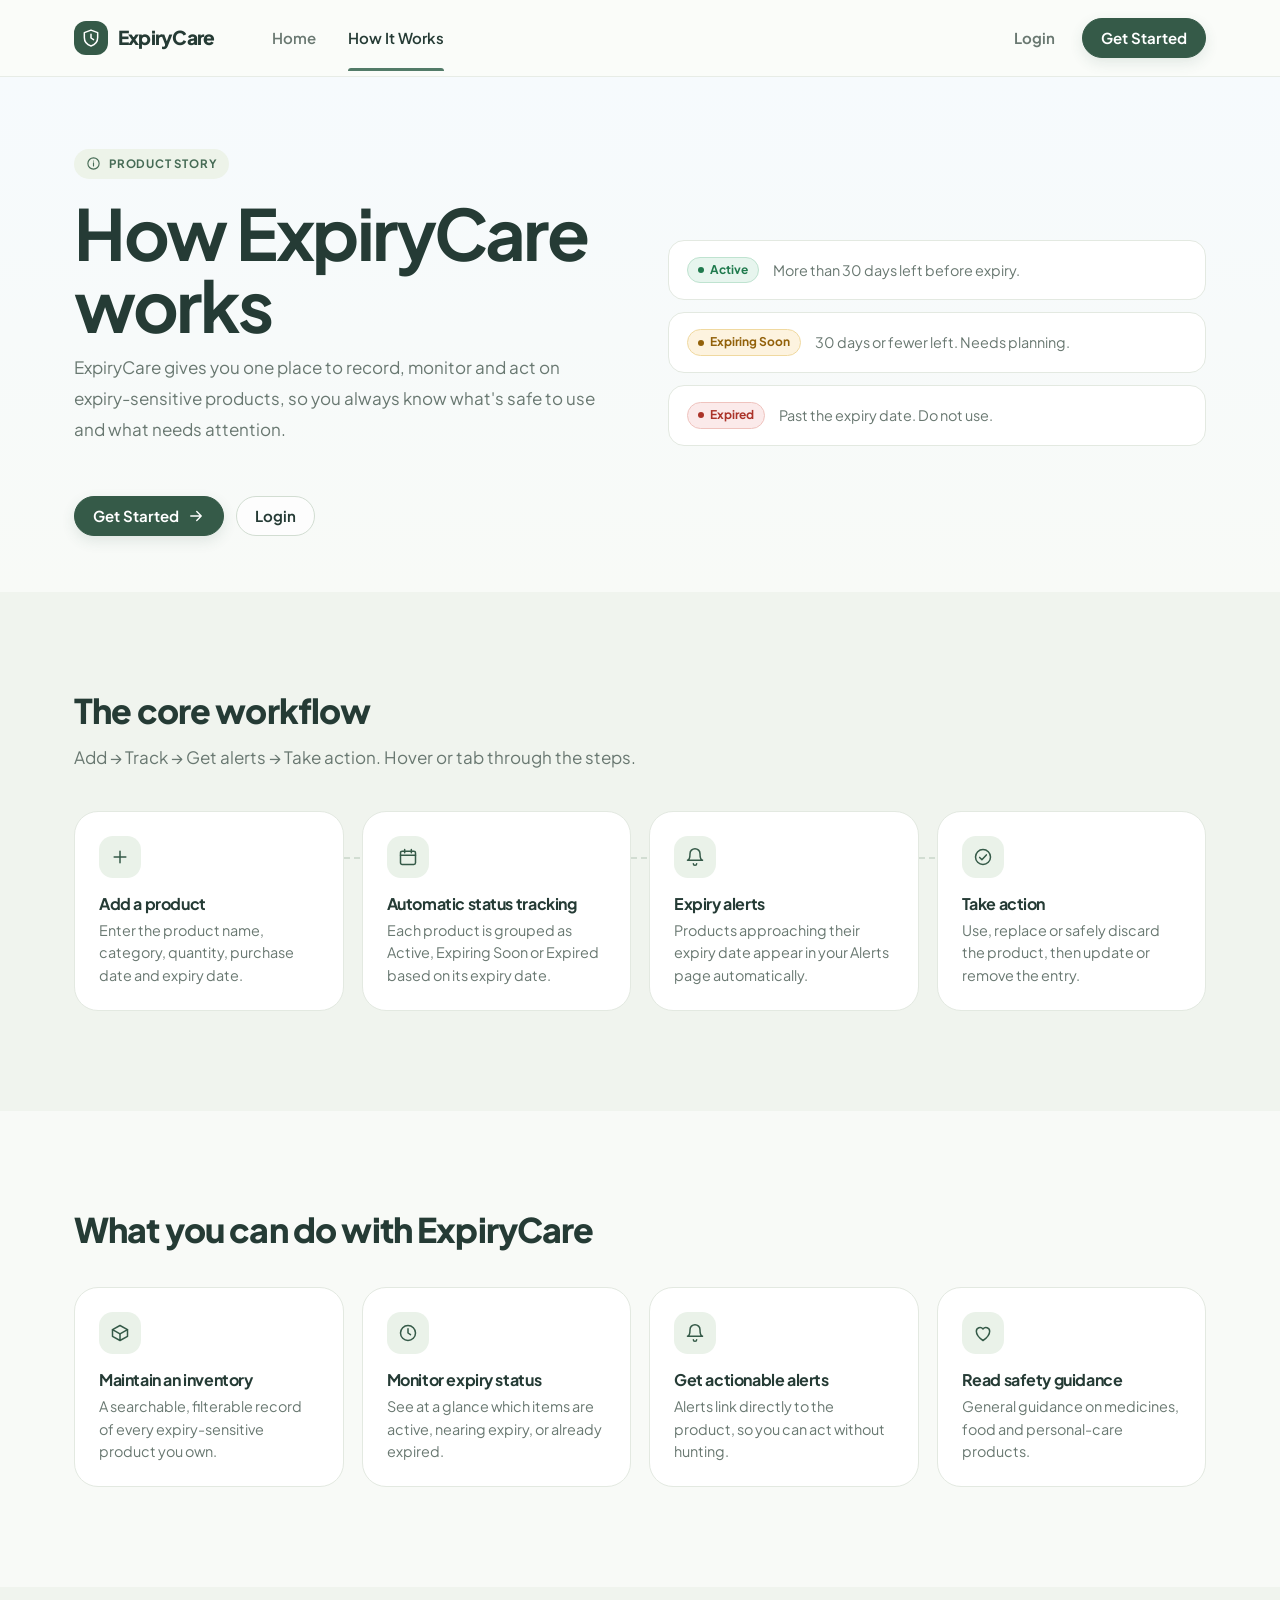
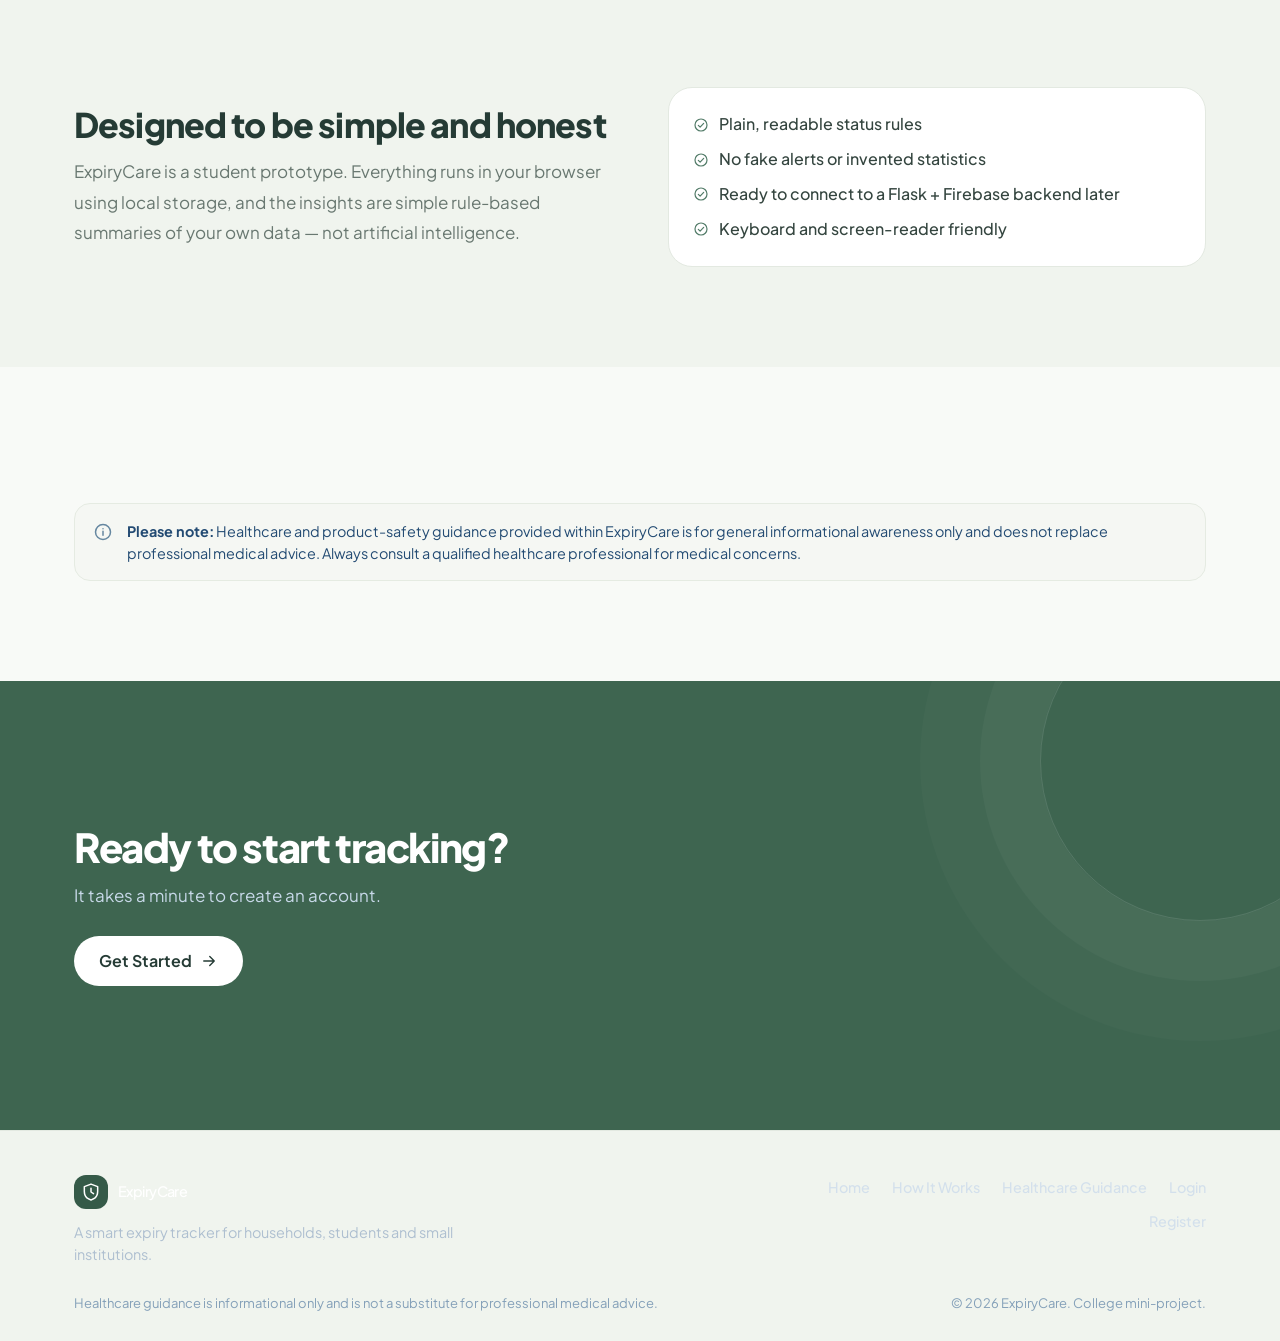
<file: frontend/about.html>
<!DOCTYPE html>
<html lang="en">
<head>
  <meta charset="UTF-8">
  <meta name="viewport" content="width=device-width, initial-scale=1.0">
  <title>How ExpiryCare Works — ExpiryCare</title>
  <meta name="description" content="ExpiryCare — smart expiry tracker and healthcare guidance.">
  <meta name="theme-color" content="#0f2740">
  <link rel="preconnect" href="https://fonts.googleapis.com">
  <link rel="preconnect" href="https://fonts.gstatic.com" crossorigin>
  <link rel="stylesheet" href="https://fonts.googleapis.com/css2?family=Plus+Jakarta+Sans:wght@400;500;600;700;800&display=swap">
  <link rel="stylesheet" href="css/styles.css">
  <script src="js/app.js" defer></script>
</head>
<body id="page-about">
  <a class="skip-link" href="#main-content">Skip to main content</a>
  <header class="site-header" id="site-header">
    <div class="header-inner">
      <a href="index.html" class="brand" aria-label="ExpiryCare home"><span class="brand-mark"><svg class="i" aria-hidden="true" focusable="false"><use href="#i-logo"/></svg></span><span class="brand-name">ExpiryCare</span></a>
      <button type="button" class="nav-toggle" id="nav-toggle" aria-expanded="false" aria-controls="nav-panel" aria-label="Open menu"><svg class="i i-menu" aria-hidden="true" focusable="false"><use href="#i-menu"/></svg><svg class="i i-close" aria-hidden="true" focusable="false"><use href="#i-x"/></svg></button>
      <div class="nav-panel" id="nav-panel">
        <nav class="public-nav" aria-label="Primary">
          <ul class="nav-list">
            <li><a href="index.html">Home</a></li>
            <li><a href="about.html" aria-current="page">How It Works</a></li>
          </ul>
        </nav>
        <div class="auth-actions" aria-label="Account actions"><a href="login.html" class="btn btn-text">Login</a><a href="register.html" class="btn btn-primary">Get Started</a></div>
      </div>
    </div>
  </header>

  <main id="main-content">
    <section class="page-intro about-hero" aria-labelledby="about-heading">
      <div class="section-inner split">
        <div class="split-copy">
          <p class="eyebrow"><svg class="i" aria-hidden="true" focusable="false"><use href="#i-info"/></svg> Product story</p>
          <h1 id="about-heading">How ExpiryCare works</h1>
          <p class="section-lead">ExpiryCare gives you one place to record, monitor and act on expiry-sensitive products, so you always know what's safe to use and what needs attention.</p>
          <div class="hero-actions"><a href="register.html" class="btn btn-primary">Get Started <svg class="i" aria-hidden="true" focusable="false"><use href="#i-arrow"/></svg></a><a href="login.html" class="btn btn-secondary">Login</a></div>
        </div>
        <ul class="status-legend" aria-label="How statuses are decided">
          <li><span class="status-badge status-badge-active">Active</span><p>More than 30 days left before expiry.</p></li>
          <li><span class="status-badge status-badge-expiring">Expiring Soon</span><p>30 days or fewer left. Needs planning.</p></li>
          <li><span class="status-badge status-badge-expired">Expired</span><p>Past the expiry date. Do not use.</p></li>
        </ul>
      </div>
    </section>
    <section class="band band-tint" aria-labelledby="steps-heading">
      <div class="section-inner">
        <div class="section-head"><h2 id="steps-heading">The core workflow</h2><p class="section-lead">Add → Track → Get alerts → Take action. Hover or tab through the steps.</p></div>
        <ol class="flow about-flow"><li class="about-step" tabindex="0" data-step="0"><span class="tile"><svg class="i" aria-hidden="true" focusable="false"><use href="#i-plus"/></svg></span><h3>Add a product</h3><p>Enter the product name, category, quantity, purchase date and expiry date.</p></li>
<li class="about-step" tabindex="0" data-step="1"><span class="tile"><svg class="i" aria-hidden="true" focusable="false"><use href="#i-calendar"/></svg></span><h3>Automatic status tracking</h3><p>Each product is grouped as Active, Expiring Soon or Expired based on its expiry date.</p></li>
<li class="about-step" tabindex="0" data-step="2"><span class="tile"><svg class="i" aria-hidden="true" focusable="false"><use href="#i-bell"/></svg></span><h3>Expiry alerts</h3><p>Products approaching their expiry date appear in your Alerts page automatically.</p></li>
<li class="about-step" tabindex="0" data-step="3"><span class="tile"><svg class="i" aria-hidden="true" focusable="false"><use href="#i-check"/></svg></span><h3>Take action</h3><p>Use, replace or safely discard the product, then update or remove the entry.</p></li>
</ol>
      </div>
    </section>
    <section class="band" aria-labelledby="what-heading">
      <div class="section-inner">
        <div class="section-head"><h2 id="what-heading">What you can do with ExpiryCare</h2></div>
        <div class="benefits-grid"><article class="benefit-card reveal-item"><span class="tile"><svg class="i" aria-hidden="true" focusable="false"><use href="#i-box"/></svg></span><h3>Maintain an inventory</h3><p>A searchable, filterable record of every expiry-sensitive product you own.</p></article><article class="benefit-card reveal-item"><span class="tile"><svg class="i" aria-hidden="true" focusable="false"><use href="#i-clock"/></svg></span><h3>Monitor expiry status</h3><p>See at a glance which items are active, nearing expiry, or already expired.</p></article><article class="benefit-card reveal-item"><span class="tile"><svg class="i" aria-hidden="true" focusable="false"><use href="#i-bell"/></svg></span><h3>Get actionable alerts</h3><p>Alerts link directly to the product, so you can act without hunting.</p></article><article class="benefit-card reveal-item"><span class="tile"><svg class="i" aria-hidden="true" focusable="false"><use href="#i-heart"/></svg></span><h3>Read safety guidance</h3><p>General guidance on medicines, food and personal-care products.</p></article></div>
      </div>
    </section>
    <section class="band band-tint" aria-labelledby="philo-heading">
      <div class="section-inner split">
        <div class="split-copy"><h2 id="philo-heading">Designed to be simple and honest</h2>
        <p class="section-lead">ExpiryCare is a student prototype. Everything runs in your browser using local storage, and the insights are simple rule-based summaries of your own data — not artificial intelligence.</p></div>
        <ul class="tick-list tick-card">
          <li><svg class="i i-sm" aria-hidden="true" focusable="false"><use href="#i-check"/></svg> Plain, readable status rules</li>
          <li><svg class="i i-sm" aria-hidden="true" focusable="false"><use href="#i-check"/></svg> No fake alerts or invented statistics</li>
          <li><svg class="i i-sm" aria-hidden="true" focusable="false"><use href="#i-check"/></svg> Ready to connect to a Flask + Firebase backend later</li>
          <li><svg class="i i-sm" aria-hidden="true" focusable="false"><use href="#i-check"/></svg> Keyboard and screen-reader friendly</li>
        </ul>
      </div>
    </section>
    <section class="band"><div class="section-inner"><div class="disclaimer-note"><div class="section-inner"><svg class="i" aria-hidden="true" focusable="false"><use href="#i-info"/></svg><p><strong>Please note:</strong> Healthcare and product-safety guidance provided within ExpiryCare is for general informational awareness only and does not replace professional medical advice. Always consult a qualified healthcare professional for medical concerns.</p></div></div></div></section>
    <section class="cta-band" aria-labelledby="cta-heading"><div class="cta-inner reveal-item"><h2 id="cta-heading">Ready to start tracking?</h2><p>It takes a minute to create an account.</p><div class="hero-actions"><a href="register.html" class="btn btn-light btn-large">Get Started <svg class="i" aria-hidden="true" focusable="false"><use href="#i-arrow"/></svg></a></div></div></section>
  </main>
  <footer class="site-footer">
    <div class="footer-inner">
      <div class="footer-brand">
        <a href="index.html" class="brand" aria-label="ExpiryCare home"><span class="brand-mark"><svg class="i" aria-hidden="true" focusable="false"><use href="#i-logo"/></svg></span><span class="brand-name">ExpiryCare</span></a>
        <p class="footer-purpose">A smart expiry tracker for households, students and small institutions.</p>
      </div>
      <nav class="footer-nav" aria-label="Footer">
        <ul>
          <li><a href="index.html">Home</a></li>
          <li><a href="about.html">How It Works</a></li>
          <li><a href="healthcare-guidance.html">Healthcare Guidance</a></li>
          <li><a href="login.html">Login</a></li>
          <li><a href="register.html">Register</a></li>
        </ul>
      </nav>
      <p class="footer-disclaimer">Healthcare guidance is informational only and is not a substitute for professional medical advice.</p>
      <p class="footer-copyright">&copy; 2026 ExpiryCare. College mini-project.</p>
    </div>
  </footer>
</body>
</html>
</file>
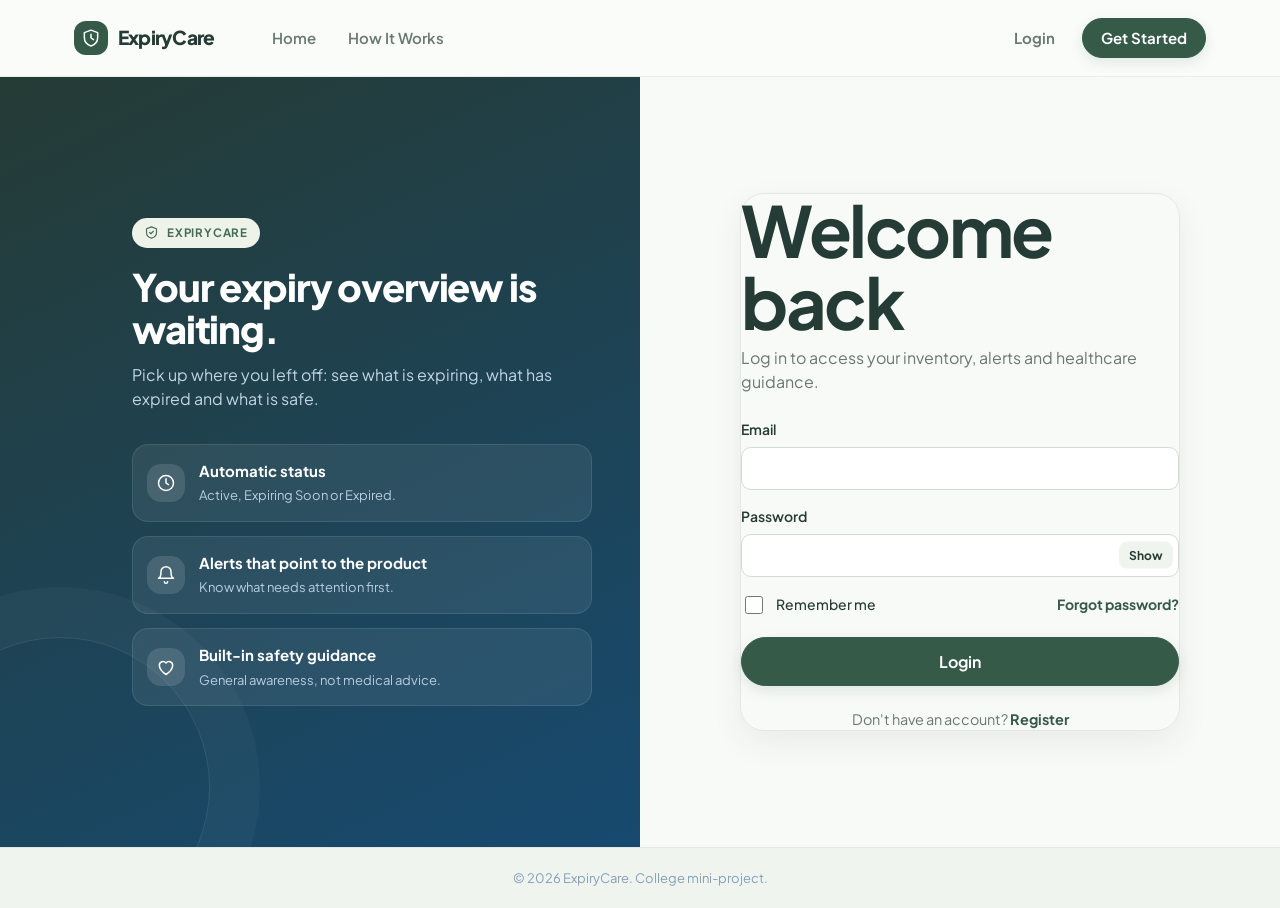
<file: frontend/add-product.html>
<!DOCTYPE html>
<html lang="en">
<head>
  <meta charset="UTF-8">
  <meta name="viewport" content="width=device-width, initial-scale=1.0">
  <title>Add Product — ExpiryCare</title>
  <meta name="description" content="ExpiryCare — smart expiry tracker and healthcare guidance.">
  <meta name="theme-color" content="#0f2740">
  <link rel="preconnect" href="https://fonts.googleapis.com">
  <link rel="preconnect" href="https://fonts.gstatic.com" crossorigin>
  <link rel="stylesheet" href="https://fonts.googleapis.com/css2?family=Plus+Jakarta+Sans:wght@400;500;600;700;800&display=swap">
  <link rel="stylesheet" href="css/styles.css">
  <script src="js/app.js" defer></script>
</head>
<body id="page-add-product" class="app-body">
  <a class="skip-link" href="#main-content">Skip to main content</a>
  <header class="app-header">
    <div class="app-header-inner">
      <a href="dashboard.html" class="brand" aria-label="ExpiryCare home"><span class="brand-mark"><svg class="i" aria-hidden="true" focusable="false"><use href="#i-logo"/></svg></span><span class="brand-name">ExpiryCare</span></a>
      <button type="button" class="nav-toggle" id="nav-toggle" aria-expanded="false" aria-controls="nav-panel" aria-label="Open menu"><svg class="i i-menu" aria-hidden="true" focusable="false"><use href="#i-menu"/></svg><svg class="i i-close" aria-hidden="true" focusable="false"><use href="#i-x"/></svg></button>
      <div class="nav-panel" id="nav-panel">
        <nav class="app-nav" aria-label="Primary">
          <ul class="nav-list">
          <li><a href="dashboard.html"><svg class="i" aria-hidden="true" focusable="false"><use href="#i-grid"/></svg><span>Dashboard</span></a></li>
          <li><a href="retail-intelligence.html"><span>Retail Intelligence</span></a></li>
          <li><a href="inventory.html"><svg class="i" aria-hidden="true" focusable="false"><use href="#i-box"/></svg><span>Inventory</span></a></li>
          <li><a href="add-product.html" aria-current="page"><svg class="i" aria-hidden="true" focusable="false"><use href="#i-plus"/></svg><span>Add Product</span></a></li>
          <li><a href="alerts.html"><svg class="i" aria-hidden="true" focusable="false"><use href="#i-bell"/></svg><span>Alerts</span></a></li>
          <li><a href="healthcare-guidance.html"><svg class="i" aria-hidden="true" focusable="false"><use href="#i-heart"/></svg><span>Guidance</span></a></li>
          </ul>
        </nav>
        <div class="user-menu" aria-label="Account">
          <a href="profile.html" class="user-menu-link">
            <span class="user-avatar" aria-hidden="true"></span>
            <span class="user-name" id="current-user-name">Your Profile</span>
          </a>
          <a href="index.html" class="btn btn-text logout-link"><svg class="i" aria-hidden="true" focusable="false"><use href="#i-logout"/></svg><span>Logout</span></a>
        </div>
      </div>
    </div>
  </header>

  <main id="main-content" class="app-main">
    <section class="page-heading-row" aria-labelledby="add-product-heading"><div><h1 id="add-product-heading">Add Product</h1><p class="page-subtext">Record a new expiry-sensitive product to start tracking it.</p></div></section>
    <section class="form-section form-layout">
      <section class="form-group smart-scan-panel" aria-labelledby="scanner-heading">
        <legend id="scanner-heading">Identify a product</legend>
        <p class="field-hint">Scan a supported food barcode, upload a product/label photo, or continue with the details you know. Scanning never verifies product safety.</p>
        <div class="form-actions"><button type="button" class="btn btn-secondary" id="start-barcode-scan">Use camera to scan barcode</button><button type="button" class="btn btn-secondary" id="stop-barcode-scan" disabled>Stop camera</button></div>
        <video id="barcode-video" class="scanner-video" playsinline muted hidden aria-label="Live barcode camera"></video>
        <label for="barcode-manual">Barcode number</label><div class="form-actions"><input id="barcode-manual" type="text" inputmode="numeric" autocomplete="off" placeholder="Enter barcode if needed"><button type="button" class="btn btn-secondary" id="lookup-barcode">Look up</button></div>
        <label for="label-image">Product or label photograph</label><input type="file" id="label-image" accept="image/*" capture="environment"><img id="label-preview" class="label-preview" alt="Selected product label preview" hidden>
        <button type="button" class="btn btn-secondary" id="analyze-label">Analyze label (backend required)</button>
        <p id="scanner-message" class="field-hint" role="status" aria-live="polite">Barcode lookup uses Open Food Facts. Label images are sent to Flask for local OCR; verify every extracted field manually.</p>
      </section>
      <form id="add-product-form" class="product-form" action="#" method="post" novalidate>
        <div id="add-product-form-error" class="form-error-summary" role="alert" aria-live="assertive" hidden></div>
        <fieldset class="form-group"><legend><svg class="i i-sm" aria-hidden="true" focusable="false"><use href="#i-box"/></svg> Product Information</legend>
          <div class="form-grid-2">
            <div class="form-field span-2"><label for="product-name">Product Name</label><input type="text" id="product-name" name="product_name" placeholder="e.g. Paracetamol 500mg" aria-describedby="product-name-error"><span id="product-name-error" class="field-error" aria-live="polite"></span></div>
            <div class="form-field"><label for="product-category">Category</label>
              <select id="product-category" name="category" aria-describedby="product-category-error"><option value="" selected disabled>Select a category</option><option value="grocery">Grocery</option><option value="medicine">Medicine</option><option value="personal-care">Personal Care</option><option value="other">Other</option></select><span id="product-category-error" class="field-error" aria-live="polite"></span></div>
            <div class="form-field"><label for="product-quantity">Quantity</label><input type="number" id="product-quantity" name="quantity" min="1" step="1" required aria-describedby="product-quantity-error"><span id="product-quantity-error" class="field-error" aria-live="polite"></span></div>
          </div>
        </fieldset>
        <fieldset class="form-group"><legend><svg class="i i-sm" aria-hidden="true" focusable="false"><use href="#i-calendar"/></svg> Dates &amp; Expiry</legend>
          <div class="form-grid-2">
            <div class="form-field"><label for="purchase-date">Purchase Date</label><input type="date" id="purchase-date" name="purchase_date" aria-describedby="purchase-date-error"><span id="purchase-date-error" class="field-error" aria-live="polite"></span></div>
            <div class="form-field"><label for="expiry-date">Expiry Date</label><input type="date" id="expiry-date" name="expiry_date" aria-describedby="expiry-date-error"><span id="expiry-date-error" class="field-error" aria-live="polite"></span></div>
          </div>
        </fieldset>
        <fieldset class="form-group"><legend><svg class="i i-sm" aria-hidden="true" focusable="false"><use href="#i-info"/></svg> Additional Details</legend>
          <div class="form-field"><label for="manufacturing-date">Manufacturing Date (if printed)</label><input type="date" id="manufacturing-date" name="manufacturing_date"></div>
          <div class="form-field"><label for="verified-shelf-life-days">Verified shelf life (days, only if applicable)</label><input type="number" id="verified-shelf-life-days" min="1" step="1" placeholder="e.g. 365"><span class="field-hint">Only use a shelf-life period confirmed for this product and storage conditions.</span></div>
          <div class="form-field"><label for="shelf-life-source">Shelf-life source / evidence</label><input type="text" id="shelf-life-source" maxlength="300" placeholder="e.g. manufacturer documentation"></div>
          <div class="form-field"><label for="review-interval">Review reminder when expiry is unknown</label><select id="review-interval"><option value="7">In 7 days</option><option value="14" selected>In 14 days</option><option value="30">In 30 days</option></select></div>
          <div class="form-field"><label for="product-batch-number">Batch / Reference Number</label><input type="text" id="product-batch-number" name="batch_number" aria-describedby="product-batch-number-hint"><span id="product-batch-number-hint" class="field-hint">Optional. Useful for medicines with a batch number.</span></div>
          <div class="form-field"><label for="product-notes">Notes</label><textarea id="product-notes" name="notes" rows="3" aria-describedby="product-notes-hint"></textarea><span id="product-notes-hint" class="field-hint">Optional. E.g. dosage, storage instructions, or brand.</span></div>
        </fieldset>
        <div class="form-actions"><button type="submit" class="btn btn-primary"><svg class="i" aria-hidden="true" focusable="false"><use href="#i-plus"/></svg> Add Product</button><button type="reset" class="btn btn-secondary">Clear / Reset</button><a href="inventory.html" class="btn btn-text">Cancel</a></div>
      </form>
      <aside class="expiry-panel" id="expiry-panel" data-state="empty" aria-live="polite">
        <p class="panel-label">Live expiry preview</p>
        <span class="expiry-ring" id="expiry-panel-icon"><svg class="i" aria-hidden="true" focusable="false"><use href="#i-calendar"/></svg></span>
        <p class="expiry-panel-title" id="expiry-panel-title">Pick an expiry date</p>
        <p class="expiry-panel-text" id="expiry-panel-text">The status and days remaining will appear here.</p>
        <div class="expiry-panel-days"><strong id="expiry-panel-days">—</strong><span>days remaining</span></div>
        <ul class="expiry-legend"><li><span class="dot dot-active"></span>Active — more than 30 days</li><li><span class="dot dot-expiring"></span>Expiring Soon — 30 days or fewer</li><li><span class="dot dot-expired"></span>Expired — past the date</li></ul>
      </aside>
    </section>
  </main>
  <footer class="app-footer">
    <p>&copy; 2026 ExpiryCare · College mini-project · Prototype data is stored only in this browser.</p>
  </footer>
</body>
</html>
</file>
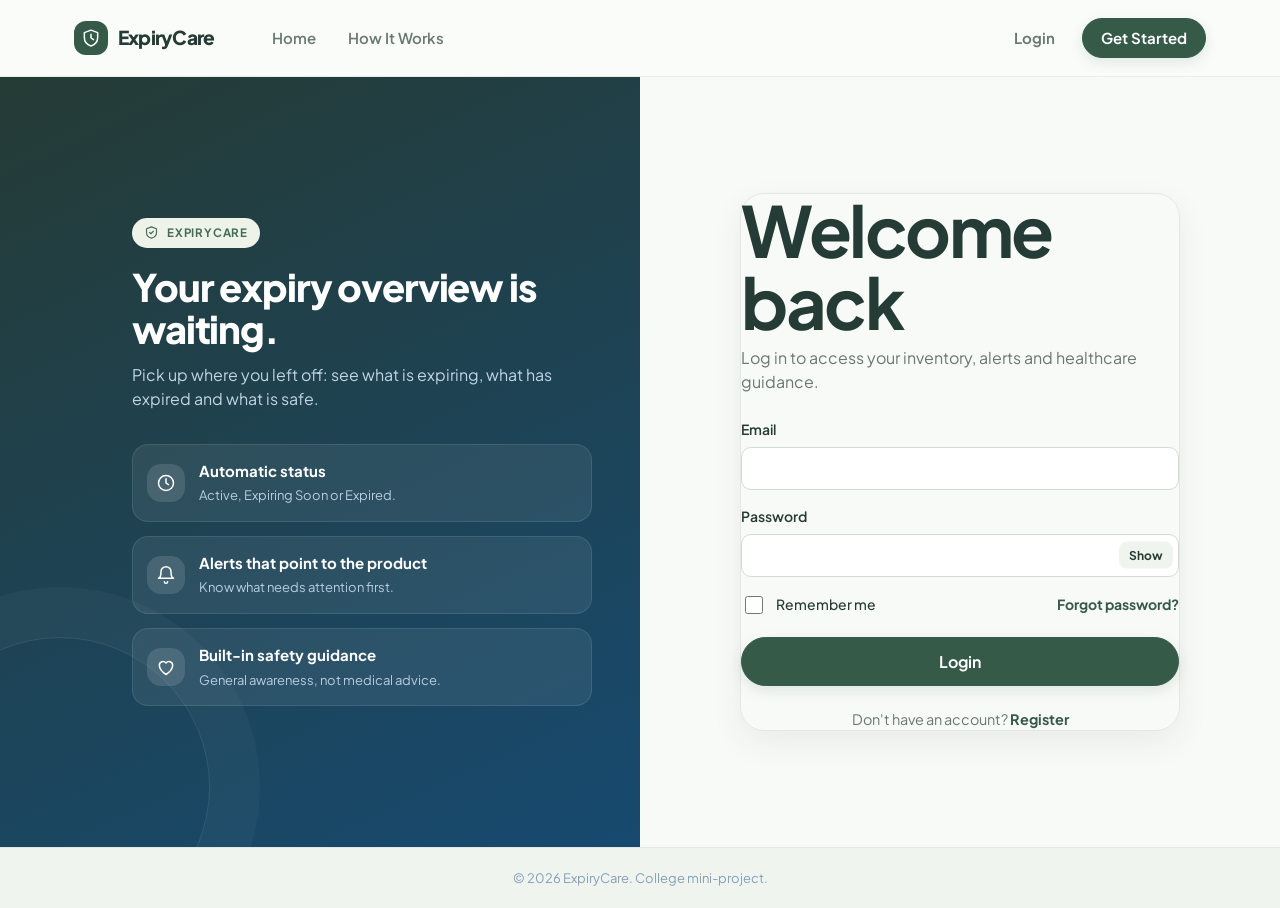
<file: frontend/dashboard.html>
<!DOCTYPE html>
<html lang="en">
<head>
  <meta charset="UTF-8">
  <meta name="viewport" content="width=device-width, initial-scale=1.0">
  <title>Dashboard — ExpiryCare</title>
  <meta name="description" content="ExpiryCare — smart expiry tracker and healthcare guidance.">
  <meta name="theme-color" content="#0f2740">
  <link rel="preconnect" href="https://fonts.googleapis.com">
  <link rel="preconnect" href="https://fonts.gstatic.com" crossorigin>
  <link rel="stylesheet" href="https://fonts.googleapis.com/css2?family=Plus+Jakarta+Sans:wght@400;500;600;700;800&display=swap">
  <link rel="stylesheet" href="css/styles.css">
  <script src="js/app.js" defer></script>
</head>
<body id="page-dashboard" class="app-body">
  <a class="skip-link" href="#main-content">Skip to main content</a>
  <header class="app-header">
    <div class="app-header-inner">
      <a href="dashboard.html" class="brand" aria-label="ExpiryCare home"><span class="brand-mark"><svg class="i" aria-hidden="true" focusable="false"><use href="#i-logo"/></svg></span><span class="brand-name">ExpiryCare</span></a>
      <button type="button" class="nav-toggle" id="nav-toggle" aria-expanded="false" aria-controls="nav-panel" aria-label="Open menu"><svg class="i i-menu" aria-hidden="true" focusable="false"><use href="#i-menu"/></svg><svg class="i i-close" aria-hidden="true" focusable="false"><use href="#i-x"/></svg></button>
      <div class="nav-panel" id="nav-panel">
        <nav class="app-nav" aria-label="Primary">
          <ul class="nav-list">
          <li><a href="dashboard.html" aria-current="page"><svg class="i" aria-hidden="true" focusable="false"><use href="#i-grid"/></svg><span>Dashboard</span></a></li>
          <li><a href="retail-intelligence.html"><span>Retail Intelligence</span></a></li>
          <li><a href="inventory.html"><svg class="i" aria-hidden="true" focusable="false"><use href="#i-box"/></svg><span>Inventory</span></a></li>
          <li><a href="add-product.html"><svg class="i" aria-hidden="true" focusable="false"><use href="#i-plus"/></svg><span>Add Product</span></a></li>
          <li><a href="alerts.html"><svg class="i" aria-hidden="true" focusable="false"><use href="#i-bell"/></svg><span>Alerts</span></a></li>
          <li><a href="healthcare-guidance.html"><svg class="i" aria-hidden="true" focusable="false"><use href="#i-heart"/></svg><span>Guidance</span></a></li>
          </ul>
        </nav>
        <div class="user-menu" aria-label="Account">
          <a href="profile.html" class="user-menu-link">
            <span class="user-avatar" aria-hidden="true"></span>
            <span class="user-name" id="current-user-name">Your Profile</span>
          </a>
          <a href="index.html" class="btn btn-text logout-link"><svg class="i" aria-hidden="true" focusable="false"><use href="#i-logout"/></svg><span>Logout</span></a>
        </div>
      </div>
    </div>
  </header>

  <main id="main-content" class="app-main">
    <section class="dashboard-greeting" aria-labelledby="greeting-heading">
      <div><h1 id="greeting-heading">Welcome back, <span id="dashboard-user-name">User</span></h1>
      <p class="dashboard-context" id="dashboard-date-context">Here's your expiry overview for today.</p></div>
      <div class="greeting-actions"><a href="inventory.html" class="btn btn-secondary"><svg class="i" aria-hidden="true" focusable="false"><use href="#i-box"/></svg> Inventory</a><a href="add-product.html" class="btn btn-primary"><svg class="i" aria-hidden="true" focusable="false"><use href="#i-plus"/></svg> Add Product</a></div>
    </section>
    <section class="dashboard-summary" aria-labelledby="summary-heading">
      <h2 id="summary-heading" class="visually-hidden">Inventory Summary</h2>
      <div class="summary-grid" id="summary-grid"><article class="summary-card summary-card-total"><span class="summary-icon"><svg class="i" aria-hidden="true" focusable="false"><use href="#i-box"/></svg></span><div><p class="summary-label">Total Products</p><p class="summary-value" id="summary-total">0</p><p class="summary-note">All products you track</p></div></article><article class="summary-card summary-card-active"><span class="summary-icon"><svg class="i" aria-hidden="true" focusable="false"><use href="#i-check"/></svg></span><div><p class="summary-label">Active / Not Yet Due</p><p class="summary-value" id="summary-active">0</p><p class="summary-note">Recorded expiry more than 30 days away</p></div></article><article class="summary-card summary-card-expiring"><span class="summary-icon"><svg class="i" aria-hidden="true" focusable="false"><use href="#i-clock"/></svg></span><div><p class="summary-label">Expiring Soon</p><p class="summary-value" id="summary-expiring">0</p><p class="summary-note">30 days or fewer left</p></div></article><article class="summary-card summary-card-expired"><span class="summary-icon"><svg class="i" aria-hidden="true" focusable="false"><use href="#i-xcircle"/></svg></span><div><p class="summary-label">Expired</p><p class="summary-value" id="summary-expired">0</p><p class="summary-note">Past the expiry date</p></div></article></div>
      <p class="tracking-summary" id="tracking-summary" aria-live="polite">Verified expiry: <strong id="verified-expiry-count">0</strong> · Estimated: <strong id="estimated-expiry-count">0</strong> · Needs verification: <strong id="needs-verification-count">0</strong> · Expiry unknown: <strong id="expiry-unknown-count">0</strong></p>
    </section>

    <div class="dashboard-grid">
      <div class="dashboard-col-main">
        <section class="dashboard-priority dashboard-priority-urgent" aria-labelledby="urgent-heading">
          <div class="section-heading-row"><h2 id="urgent-heading"><span class="dot dot-expired"></span>Expired — needs attention</h2><a href="alerts.html#expired" class="section-link">View all <svg class="i i-sm" aria-hidden="true" focusable="false"><use href="#i-arrow"/></svg></a></div>
          <ul class="alert-list" id="urgent-product-list"></ul>
          <p class="empty-state empty-state-inline" id="urgent-empty-state" hidden><svg class="i" aria-hidden="true" focusable="false"><use href="#i-check"/></svg><span>No expired products right now.</span></p>
        </section>
        <section class="dashboard-priority dashboard-priority-expiring" aria-labelledby="expiring-soon-heading">
          <div class="section-heading-row"><h2 id="expiring-soon-heading"><span class="dot dot-expiring"></span>Expiring soon</h2><a href="alerts.html#expiring-soon" class="section-link">View all <svg class="i i-sm" aria-hidden="true" focusable="false"><use href="#i-arrow"/></svg></a></div>
          <ul class="alert-list" id="expiring-soon-list"></ul>
          <p class="empty-state empty-state-inline" id="expiring-soon-empty-state" hidden><svg class="i" aria-hidden="true" focusable="false"><use href="#i-check"/></svg><span>No products are expiring soon.</span></p>
        </section>
        <section class="dashboard-secondary" aria-labelledby="timeline-heading">
          <div class="section-heading-row"><h2 id="timeline-heading">Upcoming expiry timeline</h2></div>
          <ol class="timeline" id="expiry-timeline"></ol>
        </section>
      </div>

      <aside class="dashboard-col-side" aria-label="Insights and shortcuts">
        <section class="insights-section" id="smart-insights" aria-labelledby="insights-heading"></section>
        <section class="dashboard-priority dashboard-priority-active" aria-labelledby="active-heading">
          <div class="section-heading-row"><h2 id="active-heading">Status breakdown</h2><a href="inventory.html?status=active" class="section-link">Active <svg class="i i-sm" aria-hidden="true" focusable="false"><use href="#i-arrow"/></svg></a></div>
          <div class="stack-bar" id="status-bar" role="img" aria-label="Status breakdown"></div>
          <p class="dashboard-note" id="active-count-note"><span id="active-count">0</span> products are currently active.</p>
        </section>
        <section class="dashboard-secondary" aria-labelledby="recent-heading">
          <div class="section-heading-row"><h2 id="recent-heading">Recently added</h2><a href="inventory.html?sort=recent" class="section-link">View all <svg class="i i-sm" aria-hidden="true" focusable="false"><use href="#i-arrow"/></svg></a></div>
          <ul class="recent-list" id="recent-product-list"></ul>
          <p class="empty-state empty-state-inline" id="recent-empty-state" hidden>No recent activity yet.</p>
        </section>
        <section class="quick-actions" aria-labelledby="quick-actions-heading">
          <h2 id="quick-actions-heading" class="visually-hidden">Quick Actions</h2>
          <div class="quick-actions-grid">
            <a href="add-product.html" class="quick-action-card"><svg class="i" aria-hidden="true" focusable="false"><use href="#i-plus"/></svg><span class="quick-action-label">Add Product</span></a>
            <a href="inventory.html" class="quick-action-card"><svg class="i" aria-hidden="true" focusable="false"><use href="#i-box"/></svg><span class="quick-action-label">Inventory</span></a>
            <a href="retail-intelligence.html" class="quick-action-card"><svg class="i" aria-hidden="true" focusable="false"><use href="#i-chart"/></svg><span class="quick-action-label">Retail Intelligence</span></a>
            <a href="alerts.html" class="quick-action-card"><svg class="i" aria-hidden="true" focusable="false"><use href="#i-bell"/></svg><span class="quick-action-label">Alerts</span></a>
          </div>
        </section>
        <section class="healthcare-tip" aria-labelledby="healthcare-tip-heading">
          <span class="tile"><svg class="i" aria-hidden="true" focusable="false"><use href="#i-heart"/></svg></span>
          <div><h2 id="healthcare-tip-heading">Healthcare tip</h2>
          <p id="healthcare-tip-text">Store medicines in a cool, dry place away from direct sunlight, and always check the expiry date before use.</p>
          <a href="healthcare-guidance.html" class="section-link">More guidance <svg class="i i-sm" aria-hidden="true" focusable="false"><use href="#i-arrow"/></svg></a></div>
        </section>
      </aside>
    </div>

    <section class="dashboard-empty-state empty-state" id="dashboard-empty-state" hidden aria-labelledby="empty-state-heading">
      <span class="empty-icon"><svg class="i" aria-hidden="true" focusable="false"><use href="#i-box"/></svg></span>
      <h2 id="empty-state-heading">Your inventory is ready for its first product.</h2>
      <p>Add an expiry-sensitive product to see your overview, alerts and insights here.</p>
      <a href="add-product.html" class="btn btn-primary"><svg class="i" aria-hidden="true" focusable="false"><use href="#i-plus"/></svg> Add Product</a>
    </section>
  </main>
  <footer class="app-footer">
    <p>&copy; 2026 ExpiryCare · College mini-project · Prototype data is stored only in this browser.</p>
  </footer>
</body>
</html>
</file>
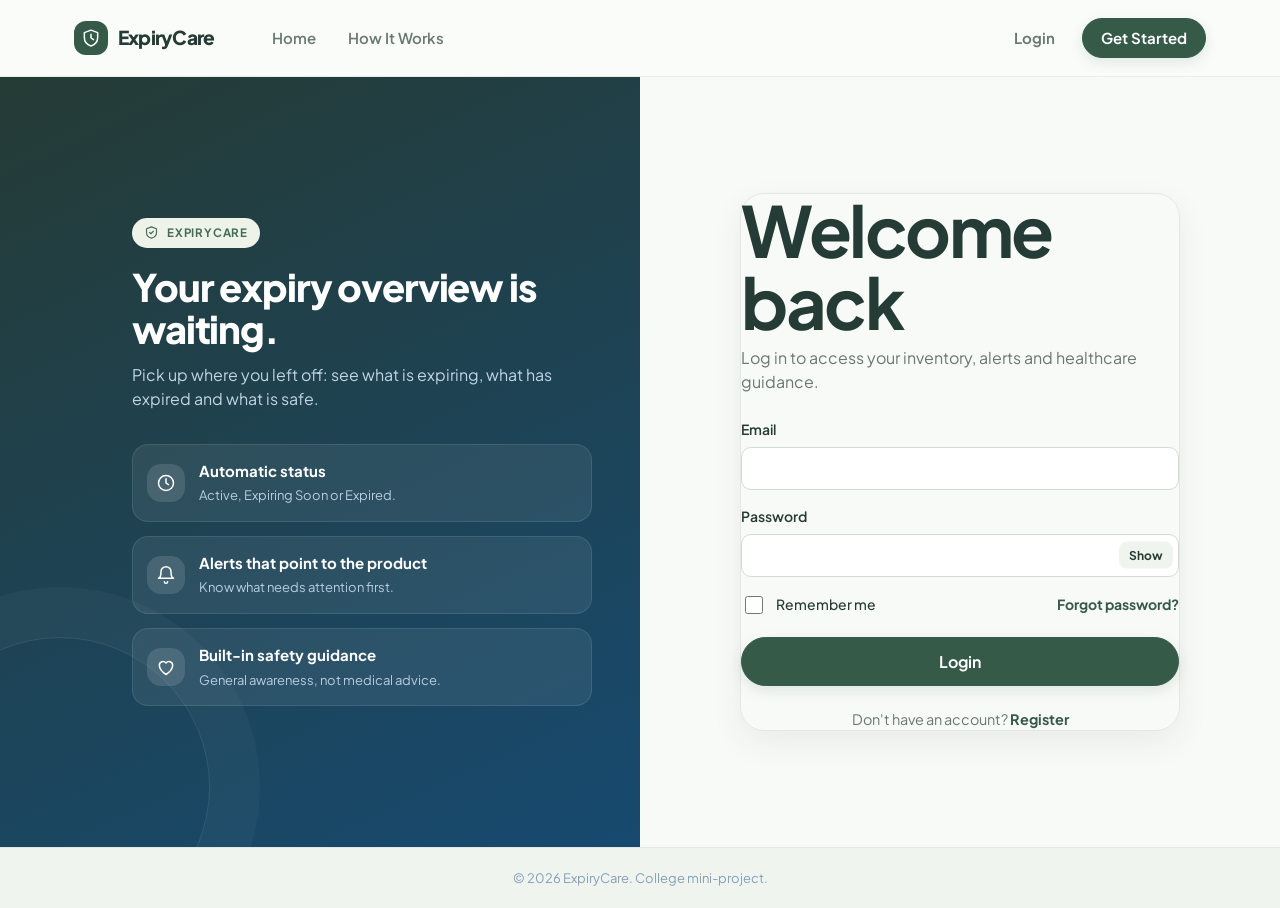
<file: frontend/edit-product.html>
<!DOCTYPE html>
<html lang="en">
<head>
  <meta charset="UTF-8">
  <meta name="viewport" content="width=device-width, initial-scale=1.0">
  <title>Edit Product — ExpiryCare</title>
  <meta name="description" content="ExpiryCare — smart expiry tracker and healthcare guidance.">
  <meta name="theme-color" content="#0f2740">
  <link rel="preconnect" href="https://fonts.googleapis.com">
  <link rel="preconnect" href="https://fonts.gstatic.com" crossorigin>
  <link rel="stylesheet" href="https://fonts.googleapis.com/css2?family=Plus+Jakarta+Sans:wght@400;500;600;700;800&display=swap">
  <link rel="stylesheet" href="css/styles.css">
  <script src="js/app.js" defer></script>
</head>
<body id="page-edit-product" class="app-body">
  <a class="skip-link" href="#main-content">Skip to main content</a>
  <header class="app-header">
    <div class="app-header-inner">
      <a href="dashboard.html" class="brand" aria-label="ExpiryCare home"><span class="brand-mark"><svg class="i" aria-hidden="true" focusable="false"><use href="#i-logo"/></svg></span><span class="brand-name">ExpiryCare</span></a>
      <button type="button" class="nav-toggle" id="nav-toggle" aria-expanded="false" aria-controls="nav-panel" aria-label="Open menu"><svg class="i i-menu" aria-hidden="true" focusable="false"><use href="#i-menu"/></svg><svg class="i i-close" aria-hidden="true" focusable="false"><use href="#i-x"/></svg></button>
      <div class="nav-panel" id="nav-panel">
        <nav class="app-nav" aria-label="Primary">
          <ul class="nav-list">
          <li><a href="dashboard.html"><svg class="i" aria-hidden="true" focusable="false"><use href="#i-grid"/></svg><span>Dashboard</span></a></li>
          <li><a href="inventory.html"><svg class="i" aria-hidden="true" focusable="false"><use href="#i-box"/></svg><span>Inventory</span></a></li>
          <li><a href="add-product.html" aria-current="page"><svg class="i" aria-hidden="true" focusable="false"><use href="#i-plus"/></svg><span>Add Product</span></a></li>
          <li><a href="alerts.html"><svg class="i" aria-hidden="true" focusable="false"><use href="#i-bell"/></svg><span>Alerts</span></a></li>
          <li><a href="healthcare-guidance.html"><svg class="i" aria-hidden="true" focusable="false"><use href="#i-heart"/></svg><span>Guidance</span></a></li>
          </ul>
        </nav>
        <div class="user-menu" aria-label="Account">
          <a href="profile.html" class="user-menu-link">
            <span class="user-avatar" aria-hidden="true"></span>
            <span class="user-name" id="current-user-name">Your Profile</span>
          </a>
          <a href="index.html" class="btn btn-text logout-link"><svg class="i" aria-hidden="true" focusable="false"><use href="#i-logout"/></svg><span>Logout</span></a>
        </div>
      </div>
    </div>
  </header>

  <main id="main-content" class="app-main">
    <section class="page-heading-row" aria-labelledby="edit-product-heading"><div><h1 id="edit-product-heading">Edit Product</h1><p class="page-subtext">Update the details. The expiry status recalculates automatically.</p></div></section>
    <section class="form-section form-layout">
      <form id="edit-product-form" class="product-form" action="#" method="post" data-product-id="" novalidate>
        <div id="edit-product-form-error" class="form-error-summary" role="alert" aria-live="assertive" hidden></div>
        <fieldset class="form-group"><legend><svg class="i i-sm" aria-hidden="true" focusable="false"><use href="#i-box"/></svg> Product Information</legend>
          <div class="form-grid-2">
            <div class="form-field span-2"><label for="edit-product-name">Product Name</label><input type="text" id="edit-product-name" name="product_name" required placeholder="e.g. Paracetamol 500mg" aria-describedby="edit-product-name-error"><span id="edit-product-name-error" class="field-error" aria-live="polite"></span></div>
            <div class="form-field"><label for="edit-product-category">Category</label>
              <select id="edit-product-category" name="category" required aria-describedby="edit-product-category-error"><option value="" selected disabled>Select a category</option><option value="grocery">Grocery</option><option value="medicine">Medicine</option><option value="personal-care">Personal Care</option><option value="other">Other</option></select><span id="edit-product-category-error" class="field-error" aria-live="polite"></span></div>
            <div class="form-field"><label for="edit-product-quantity">Quantity</label><input type="number" id="edit-product-quantity" name="quantity" min="1" step="1" required aria-describedby="edit-product-quantity-error"><span id="edit-product-quantity-error" class="field-error" aria-live="polite"></span></div>
          </div>
        </fieldset>
        <fieldset class="form-group"><legend><svg class="i i-sm" aria-hidden="true" focusable="false"><use href="#i-calendar"/></svg> Dates &amp; Expiry</legend>
          <div class="form-grid-2">
            <div class="form-field"><label for="edit-purchase-date">Purchase Date</label><input type="date" id="edit-purchase-date" name="purchase_date" aria-describedby="edit-purchase-date-error"><span id="edit-purchase-date-error" class="field-error" aria-live="polite"></span></div>
            <div class="form-field"><label for="edit-expiry-date">Expiry Date</label><input type="date" id="edit-expiry-date" name="expiry_date" aria-describedby="edit-expiry-date-error"><span id="edit-expiry-date-error" class="field-error" aria-live="polite"></span></div>
          </div>
        </fieldset>
        <fieldset class="form-group"><legend><svg class="i i-sm" aria-hidden="true" focusable="false"><use href="#i-info"/></svg> Additional Details</legend>
          <div class="form-field"><label for="edit-product-batch-number">Batch / Reference Number</label><input type="text" id="edit-product-batch-number" name="batch_number" aria-describedby="edit-product-batch-number-hint"><span id="edit-product-batch-number-hint" class="field-hint">Optional. Useful for medicines with a batch number.</span></div>
          <div class="form-field"><label for="edit-product-notes">Notes</label><textarea id="edit-product-notes" name="notes" rows="3" aria-describedby="edit-product-notes-hint"></textarea><span id="edit-product-notes-hint" class="field-hint">Optional. E.g. dosage, storage instructions, or brand.</span></div>
        </fieldset>
        <div class="form-actions"><button type="submit" class="btn btn-primary"><svg class="i" aria-hidden="true" focusable="false"><use href="#i-check"/></svg> Save Changes</button><a href="product-details.html" class="btn btn-text">Cancel</a><button type="button" class="btn btn-danger btn-push" data-action="delete-product"><svg class="i" aria-hidden="true" focusable="false"><use href="#i-trash"/></svg> Delete Product</button></div>
      </form>
      <aside class="expiry-panel" id="expiry-panel" data-state="empty" aria-live="polite">
        <p class="panel-label">Live expiry preview</p>
        <span class="expiry-ring" id="expiry-panel-icon"><svg class="i" aria-hidden="true" focusable="false"><use href="#i-calendar"/></svg></span>
        <p class="expiry-panel-title" id="expiry-panel-title">Pick an expiry date</p>
        <p class="expiry-panel-text" id="expiry-panel-text">The status and days remaining will appear here.</p>
        <div class="expiry-panel-days"><strong id="expiry-panel-days">—</strong><span>days remaining</span></div>
        <ul class="expiry-legend"><li><span class="dot dot-active"></span>Active — more than 30 days</li><li><span class="dot dot-expiring"></span>Expiring Soon — 30 days or fewer</li><li><span class="dot dot-expired"></span>Expired — past the date</li></ul>
      </aside>
    </section>
  </main>
  <footer class="app-footer">
    <p>&copy; 2026 ExpiryCare · College mini-project · Prototype data is stored only in this browser.</p>
  </footer>
</body>
</html>
</file>
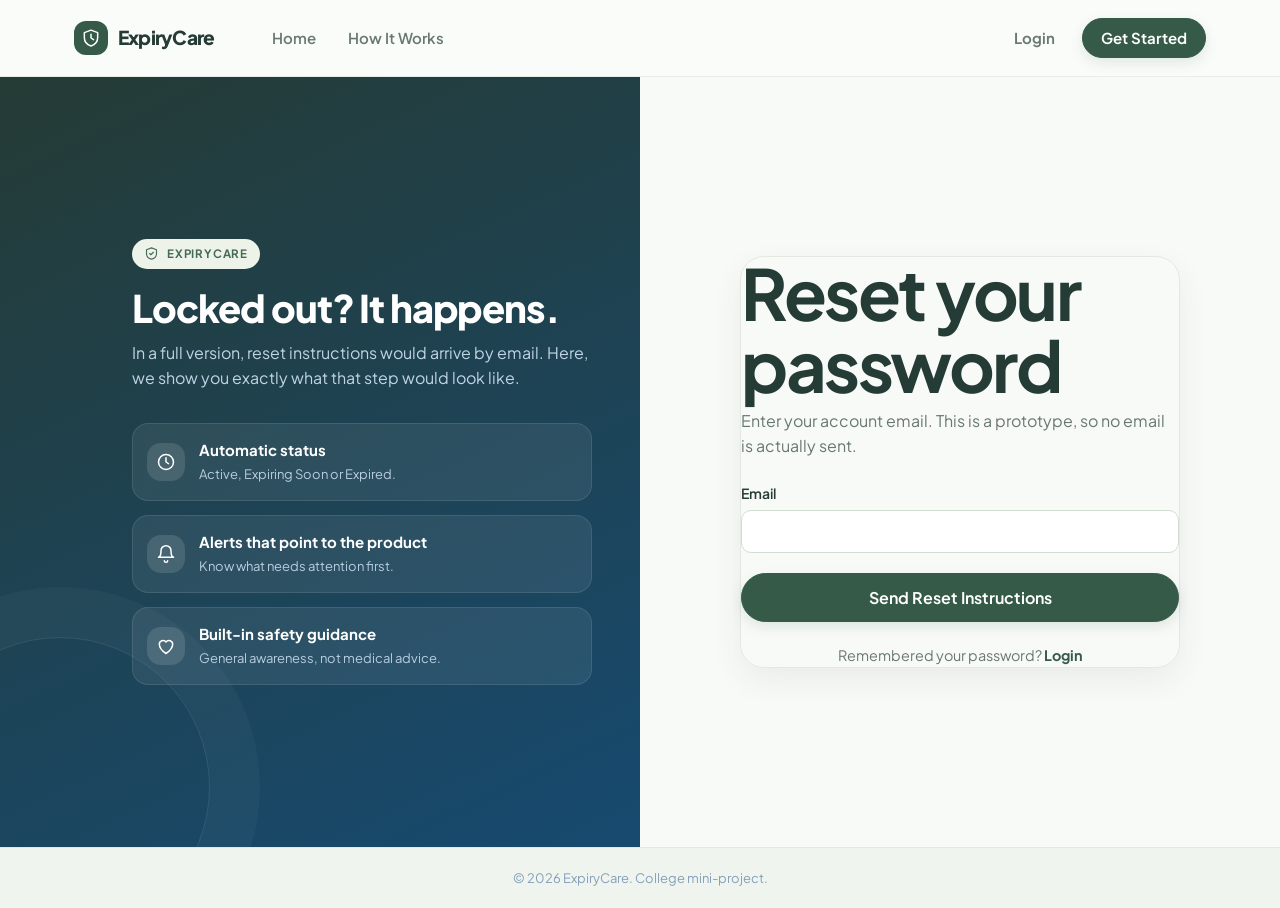
<file: frontend/forgot-password.html>
<!DOCTYPE html>
<html lang="en">
<head>
  <meta charset="UTF-8">
  <meta name="viewport" content="width=device-width, initial-scale=1.0">
  <title>Reset password — ExpiryCare</title>
  <meta name="description" content="ExpiryCare — smart expiry tracker and healthcare guidance.">
  <meta name="theme-color" content="#0f2740">
  <link rel="preconnect" href="https://fonts.googleapis.com">
  <link rel="preconnect" href="https://fonts.gstatic.com" crossorigin>
  <link rel="stylesheet" href="https://fonts.googleapis.com/css2?family=Plus+Jakarta+Sans:wght@400;500;600;700;800&display=swap">
  <link rel="stylesheet" href="css/styles.css">
  <script src="js/app.js" defer></script>
</head>
<body id="page-forgot-password" class="auth-body">
  <a class="skip-link" href="#main-content">Skip to main content</a>
  <header class="site-header" id="site-header">
    <div class="header-inner">
      <a href="index.html" class="brand" aria-label="ExpiryCare home"><span class="brand-mark"><svg class="i" aria-hidden="true" focusable="false"><use href="#i-logo"/></svg></span><span class="brand-name">ExpiryCare</span></a>
      <button type="button" class="nav-toggle" id="nav-toggle" aria-expanded="false" aria-controls="nav-panel" aria-label="Open menu"><svg class="i i-menu" aria-hidden="true" focusable="false"><use href="#i-menu"/></svg><svg class="i i-close" aria-hidden="true" focusable="false"><use href="#i-x"/></svg></button>
      <div class="nav-panel" id="nav-panel">
        <nav class="public-nav" aria-label="Primary">
          <ul class="nav-list">
            <li><a href="index.html">Home</a></li>
            <li><a href="about.html">How It Works</a></li>
          </ul>
        </nav>
        <div class="auth-actions" aria-label="Account actions"><a href="login.html" class="btn btn-text">Login</a><a href="register.html" class="btn btn-primary">Get Started</a></div>
      </div>
    </div>
  </header>

  <main id="main-content">
    <section class="auth-split">
      <aside class="auth-aside" aria-label="About ExpiryCare">
        <div class="auth-aside-inner">
          <p class="eyebrow eyebrow-light"><svg class="i" aria-hidden="true" focusable="false"><use href="#i-shield"/></svg> ExpiryCare</p>
          <h2>Locked out? It happens.</h2><p class="auth-aside-text">In a full version, reset instructions would arrive by email. Here, we show you exactly what that step would look like.</p>
          <ul class="auth-points">
            <li><span class="tile"><svg class="i" aria-hidden="true" focusable="false"><use href="#i-clock"/></svg></span><div><b>Automatic status</b><span>Active, Expiring Soon or Expired.</span></div></li>
            <li><span class="tile"><svg class="i" aria-hidden="true" focusable="false"><use href="#i-bell"/></svg></span><div><b>Alerts that point to the product</b><span>Know what needs attention first.</span></div></li>
            <li><span class="tile"><svg class="i" aria-hidden="true" focusable="false"><use href="#i-heart"/></svg></span><div><b>Built-in safety guidance</b><span>General awareness, not medical advice.</span></div></li>
          </ul>
        </div></aside>
      <div class="auth-section"><div class="auth-card"><div id="forgot-password-panel">
        <h1 id="forgot-password-heading">Reset your password</h1>
        <p class="auth-subtext">Enter your account email. This is a prototype, so no email is actually sent.</p>
        <form id="forgot-password-form" class="auth-form" action="#" method="post" novalidate>
          <div id="forgot-password-form-error" class="form-error-summary" role="alert" aria-live="assertive" hidden></div>
          <div class="form-field"><label for="forgot-password-email">Email</label>
            <input type="email" id="forgot-password-email" name="email" autocomplete="email" required aria-describedby="forgot-password-email-error"><span id="forgot-password-email-error" class="field-error" aria-live="polite"></span></div>
          <div class="form-actions"><button type="submit" class="btn btn-primary btn-full btn-large">Send Reset Instructions</button></div>
        </form></div>
        <div id="forgot-password-success" class="success-panel" hidden>
          <span class="tile tile-active"><svg class="i" aria-hidden="true" focusable="false"><use href="#i-check"/></svg></span><h2>Check your inbox (prototype)</h2>
          <p id="forgot-password-success-text">Password reset instructions would be sent to your registered email.</p>
          <p class="field-hint">ExpiryCare is a frontend prototype — no email has been sent.</p>
        </div>
        <p class="auth-switch">Remembered your password? <a href="login.html">Login</a></p></div></div>
    </section>
  </main>
  <footer class="site-footer site-footer-minimal"><div class="footer-inner"><p class="footer-copyright">&copy; 2026 ExpiryCare. College mini-project.</p></div></footer>
</body>
</html>
</file>
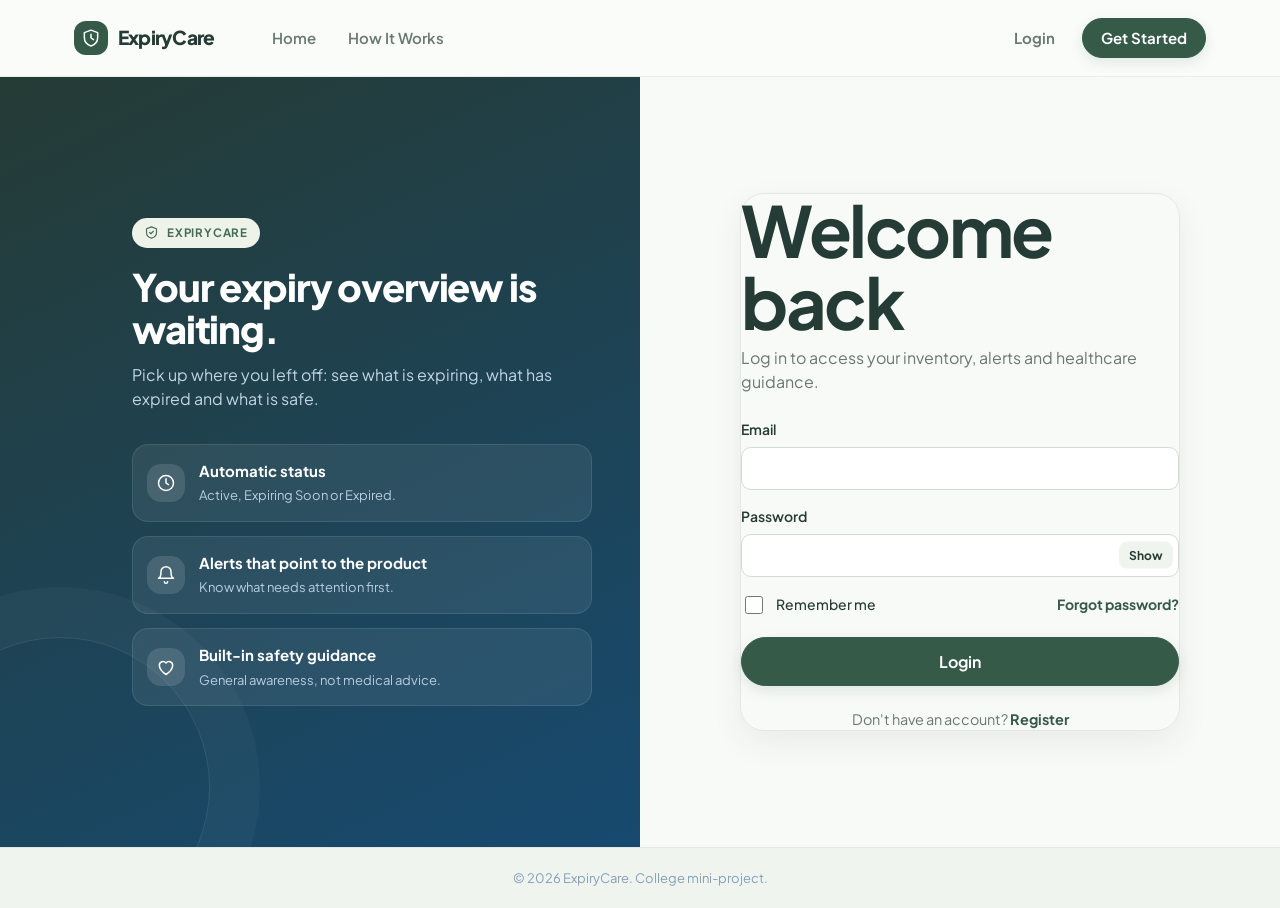
<file: frontend/healthcare-guidance.html>
<!DOCTYPE html>
<html lang="en">
<head>
  <meta charset="UTF-8">
  <meta name="viewport" content="width=device-width, initial-scale=1.0">
  <title>Healthcare Guidance — ExpiryCare</title>
  <meta name="description" content="ExpiryCare — smart expiry tracker and healthcare guidance.">
  <meta name="theme-color" content="#0f2740">
  <link rel="preconnect" href="https://fonts.googleapis.com">
  <link rel="preconnect" href="https://fonts.gstatic.com" crossorigin>
  <link rel="stylesheet" href="https://fonts.googleapis.com/css2?family=Plus+Jakarta+Sans:wght@400;500;600;700;800&display=swap">
  <link rel="stylesheet" href="css/styles.css">
  <script src="js/app.js" defer></script>
</head>
<body id="page-healthcare-guidance" class="app-body">
  <a class="skip-link" href="#main-content">Skip to main content</a>
  <header class="app-header">
    <div class="app-header-inner">
      <a href="dashboard.html" class="brand" aria-label="ExpiryCare home"><span class="brand-mark"><svg class="i" aria-hidden="true" focusable="false"><use href="#i-logo"/></svg></span><span class="brand-name">ExpiryCare</span></a>
      <button type="button" class="nav-toggle" id="nav-toggle" aria-expanded="false" aria-controls="nav-panel" aria-label="Open menu"><svg class="i i-menu" aria-hidden="true" focusable="false"><use href="#i-menu"/></svg><svg class="i i-close" aria-hidden="true" focusable="false"><use href="#i-x"/></svg></button>
      <div class="nav-panel" id="nav-panel">
        <nav class="app-nav" aria-label="Primary">
          <ul class="nav-list">
          <li><a href="dashboard.html"><svg class="i" aria-hidden="true" focusable="false"><use href="#i-grid"/></svg><span>Dashboard</span></a></li>
          <li><a href="retail-intelligence.html"><span>Retail Intelligence</span></a></li>
          <li><a href="inventory.html"><svg class="i" aria-hidden="true" focusable="false"><use href="#i-box"/></svg><span>Inventory</span></a></li>
          <li><a href="add-product.html"><svg class="i" aria-hidden="true" focusable="false"><use href="#i-plus"/></svg><span>Add Product</span></a></li>
          <li><a href="alerts.html"><svg class="i" aria-hidden="true" focusable="false"><use href="#i-bell"/></svg><span>Alerts</span></a></li>
          <li><a href="healthcare-guidance.html" aria-current="page"><svg class="i" aria-hidden="true" focusable="false"><use href="#i-heart"/></svg><span>Guidance</span></a></li>
          </ul>
        </nav>
        <div class="user-menu" aria-label="Account">
          <a href="profile.html" class="user-menu-link">
            <span class="user-avatar" aria-hidden="true"></span>
            <span class="user-name" id="current-user-name">Your Profile</span>
          </a>
          <a href="index.html" class="btn btn-text logout-link"><svg class="i" aria-hidden="true" focusable="false"><use href="#i-logout"/></svg><span>Logout</span></a>
        </div>
      </div>
    </div>
  </header>

  <main id="main-content" class="app-main">
    <section class="page-heading-row" aria-labelledby="guidance-heading"><div><h1 id="guidance-heading">Healthcare Guidance</h1><p class="page-subtext">General awareness on storing and handling expiry-sensitive products.</p></div></section>
    <section class="disclaimer-note" aria-labelledby="guidance-disclaimer-heading">
      <h2 id="guidance-disclaimer-heading" class="visually-hidden">Important note</h2>
      <svg class="i" aria-hidden="true" focusable="false"><use href="#i-info"/></svg><p><strong>Please note:</strong> This information is for general awareness only and is not a substitute for professional medical advice. Always consult a qualified healthcare professional for medical concerns.</p>
    </section>
    <div class="guidance-grid"><section class="guidance-topic" aria-labelledby="storage-heading"><span class="tile"><svg class="i" aria-hidden="true" focusable="false"><use href="#i-pill"/></svg></span><h2 id="storage-heading">Medicine Storage</h2><p>Most medicines should be kept in a cool, dry place away from direct sunlight and humidity, unless the label specifies refrigeration. Keep medicines in their original packaging so the expiry date and batch information remain visible.</p></section><section class="guidance-topic" aria-labelledby="food-safety-heading"><span class="tile"><svg class="i" aria-hidden="true" focusable="false"><use href="#i-food"/></svg></span><h2 id="food-safety-heading">Food / Product Safety</h2><p>Check both the expiry date and the condition of packaging before use. Discard groceries that show signs of spoilage even if the expiry date has not yet passed.</p></section><section class="guidance-topic" aria-labelledby="personal-care-heading"><span class="tile"><svg class="i" aria-hidden="true" focusable="false"><use href="#i-droplet"/></svg></span><h2 id="personal-care-heading">Personal Care Product Safety</h2><p>Personal-care products such as sunscreen, cosmetics and skincare items can lose effectiveness or become unsafe after their expiry date. Note the “period after opening” symbol on packaging where present.</p></section><section class="guidance-topic" aria-labelledby="awareness-heading"><span class="tile"><svg class="i" aria-hidden="true" focusable="false"><use href="#i-thermo"/></svg></span><h2 id="awareness-heading">Expiry Awareness</h2><p>Regularly reviewing your inventory helps you catch products approaching expiry before they become a health risk or go to waste. Use the Expiry Alerts page to stay on top of items that need attention.</p></section></div>
    <section class="form-group guidance-chat" aria-labelledby="guidance-chat-heading">
      <h2 id="guidance-chat-heading">Healthcare Guidance Assistant</h2>
      <p class="field-hint">Ask about label terminology, storage, expiry uncertainty, or barcodes. The assistant uses live AI if configured; otherwise it answers from an offline guidance knowledge base. It cannot certify product safety.</p>
      <div id="guidance-chat-log" class="guidance-chat-log" aria-live="polite"><p class="chat-message">ExpiryCare: I can help explain product-label information and safe next steps. I cannot certify that an item is safe.</p></div>
      <form id="guidance-chat-form" class="form-actions"><label class="visually-hidden" for="guidance-chat-input">Your guidance question</label><input id="guidance-chat-input" type="text" maxlength="1000" placeholder="e.g. What if the expiry date is missing?" required><button type="submit" class="btn btn-primary">Ask</button></form>
    </section>
    <section class="guidance-grid" aria-label="More expiry guidance">
      <section class="guidance-topic"><h2>Reading dates and batch codes</h2><p>Look for EXP, Use by, Best before, MFG or Manufactured on. Batch/lot codes identify a production run; do not assume a code can be decoded without the manufacturer's method.</p></section>
      <section class="guidance-topic"><h2>When a date is missing</h2><p>Keep the item marked Expiry Unknown and set a review reminder. Check the full package, contact the manufacturer, or ask a pharmacist about medicines. A reminder is not an expiry date.</p></section>
      <section class="guidance-topic"><h2>Storage and disposal</h2><p>Follow the product label and local disposal guidance. Keep medicines in original packaging. Do not pour unknown chemicals down drains or mix them; seek local hazardous-waste advice.</p></section>
      <section class="guidance-topic"><h2>Common misconception</h2><p>A barcode usually identifies a product and does not necessarily contain its expiry date. Product recognition or a readable label is not proof of safety.</p></section>
    </section>
    <section class="guidance-cta"><div><h2>Put it into practice</h2><p>Check which of your products need attention right now.</p></div><a href="alerts.html" class="btn btn-primary">View alerts <svg class="i" aria-hidden="true" focusable="false"><use href="#i-arrow"/></svg></a></section>
  </main>
  <footer class="app-footer">
    <p>&copy; 2026 ExpiryCare · College mini-project · Prototype data is stored only in this browser.</p>
  </footer>
</body>
</html>
</file>
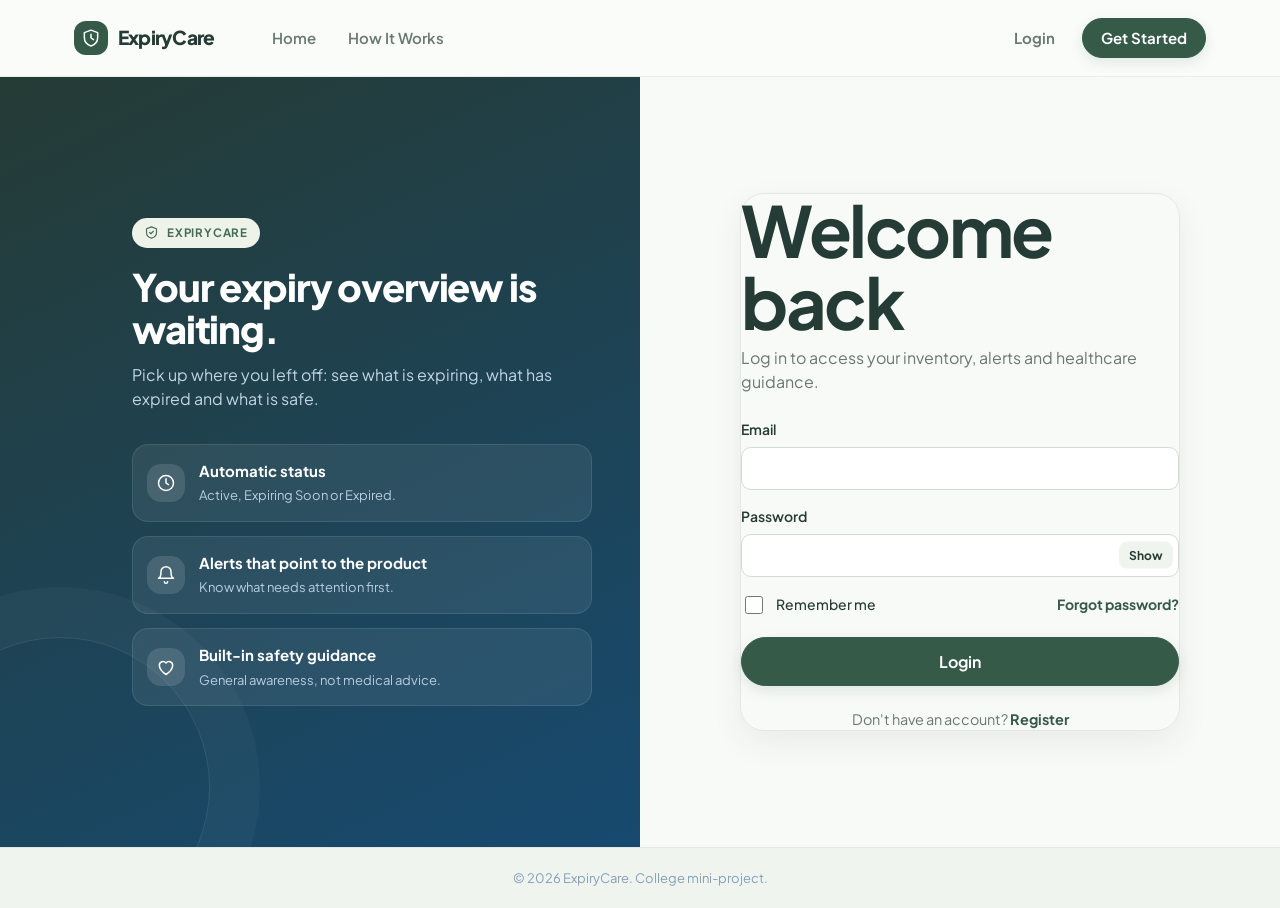
<file: frontend/inventory.html>
<!DOCTYPE html>
<html lang="en">
<head>
  <meta charset="UTF-8">
  <meta name="viewport" content="width=device-width, initial-scale=1.0">
  <title>Inventory — ExpiryCare</title>
  <meta name="description" content="ExpiryCare — smart expiry tracker and healthcare guidance.">
  <meta name="theme-color" content="#0f2740">
  <link rel="preconnect" href="https://fonts.googleapis.com">
  <link rel="preconnect" href="https://fonts.gstatic.com" crossorigin>
  <link rel="stylesheet" href="https://fonts.googleapis.com/css2?family=Plus+Jakarta+Sans:wght@400;500;600;700;800&display=swap">
  <link rel="stylesheet" href="css/styles.css">
  <script src="js/app.js" defer></script>
</head>
<body id="page-inventory" class="app-body">
  <a class="skip-link" href="#main-content">Skip to main content</a>
  <header class="app-header">
    <div class="app-header-inner">
      <a href="dashboard.html" class="brand" aria-label="ExpiryCare home"><span class="brand-mark"><svg class="i" aria-hidden="true" focusable="false"><use href="#i-logo"/></svg></span><span class="brand-name">ExpiryCare</span></a>
      <button type="button" class="nav-toggle" id="nav-toggle" aria-expanded="false" aria-controls="nav-panel" aria-label="Open menu"><svg class="i i-menu" aria-hidden="true" focusable="false"><use href="#i-menu"/></svg><svg class="i i-close" aria-hidden="true" focusable="false"><use href="#i-x"/></svg></button>
      <div class="nav-panel" id="nav-panel">
        <nav class="app-nav" aria-label="Primary">
          <ul class="nav-list">
          <li><a href="dashboard.html"><svg class="i" aria-hidden="true" focusable="false"><use href="#i-grid"/></svg><span>Dashboard</span></a></li>
          <li><a href="retail-intelligence.html"><span>Retail Intelligence</span></a></li>
          <li><a href="inventory.html" aria-current="page"><svg class="i" aria-hidden="true" focusable="false"><use href="#i-box"/></svg><span>Inventory</span></a></li>
          <li><a href="add-product.html"><svg class="i" aria-hidden="true" focusable="false"><use href="#i-plus"/></svg><span>Add Product</span></a></li>
          <li><a href="alerts.html"><svg class="i" aria-hidden="true" focusable="false"><use href="#i-bell"/></svg><span>Alerts</span></a></li>
          <li><a href="healthcare-guidance.html"><svg class="i" aria-hidden="true" focusable="false"><use href="#i-heart"/></svg><span>Guidance</span></a></li>
          </ul>
        </nav>
        <div class="user-menu" aria-label="Account">
          <a href="profile.html" class="user-menu-link">
            <span class="user-avatar" aria-hidden="true"></span>
            <span class="user-name" id="current-user-name">Your Profile</span>
          </a>
          <a href="index.html" class="btn btn-text logout-link"><svg class="i" aria-hidden="true" focusable="false"><use href="#i-logout"/></svg><span>Logout</span></a>
        </div>
      </div>
    </div>
  </header>

  <main id="main-content" class="app-main">
    <section class="page-heading-row" aria-labelledby="inventory-heading"><div><h1 id="inventory-heading">Inventory</h1><p class="page-subtext">All the expiry-sensitive products you've added, in one place.</p></div><a href="add-product.html" class="btn btn-primary"><svg class="i" aria-hidden="true" focusable="false"><use href="#i-plus"/></svg> Add Product</a></section>
    <section class="inventory-controls" aria-label="Search and filter inventory">
      <form id="inventory-filter-form" class="inventory-filter-form" action="#" method="get" role="search">
        <div class="form-field search-field">
          <label for="search-products" class="visually-hidden">Search products</label>
          <svg class="i search-icon" aria-hidden="true" focusable="false"><use href="#i-search"/></svg>
          <input type="search" id="search-products" name="q" placeholder="Search by name, category or batch…" autocomplete="off">
          <button type="button" class="search-clear" id="search-clear" aria-label="Clear search" hidden><svg class="i" aria-hidden="true" focusable="false"><use href="#i-x"/></svg></button>
        </div>
        <div class="filter-bar">
          <fieldset class="filter-group" id="filter-category"><legend>Category</legend><div class="filter-options"><label><input type="radio" name="category" value="all" checked><span>All</span></label><label><input type="radio" name="category" value="grocery"><span>Grocery</span></label><label><input type="radio" name="category" value="medicine"><span>Medicine</span></label><label><input type="radio" name="category" value="personal-care"><span>Personal Care</span></label><label><input type="radio" name="category" value="other"><span>Other</span></label></div></fieldset>
          <fieldset class="filter-group" id="filter-status"><legend>Status</legend><div class="filter-options"><label><input type="checkbox" name="status" value="active"><span>Active</span></label><label><input type="checkbox" name="status" value="expiring-soon"><span>Expiring Soon</span></label><label><input type="checkbox" name="status" value="expired"><span>Expired</span></label></div></fieldset>
          <div class="form-field sort-field"><label for="sort-products">Sort by</label>
            <select id="sort-products" name="sort"><option value="expiry-date">Expiry Date</option><option value="name">Name</option><option value="recently-added">Recently Added</option></select></div>
          <button type="button" class="btn btn-text btn-small" id="clear-filters" hidden><svg class="i i-sm" aria-hidden="true" focusable="false"><use href="#i-x"/></svg> Clear filters</button>
        </div>
      </form>
    </section>
    <section class="inventory-table-section" aria-labelledby="inventory-table-heading">
      <h2 id="inventory-table-heading" class="visually-hidden">Product list</h2>
      <table class="inventory-table" id="inventory-table">
        <thead><tr><th scope="col">Product</th><th scope="col">Category</th><th scope="col">Qty</th><th scope="col">Expiry Date</th><th scope="col">Days Left</th><th scope="col">Status</th><th scope="col"><span class="visually-hidden">Actions</span></th></tr></thead>
        <tbody id="inventory-table-body"></tbody>
      </table>
      <div class="empty-state" id="inventory-empty-state" hidden>
        <span class="empty-icon"><svg class="i" aria-hidden="true" focusable="false"><use href="#i-box"/></svg></span><h2>Your inventory is ready for its first product.</h2>
        <p>Add a product to start tracking expiry dates, or load demo data to explore.</p>
        <a href="add-product.html" class="btn btn-primary"><svg class="i" aria-hidden="true" focusable="false"><use href="#i-plus"/></svg> Add Product</a>
      </div>
      <div class="empty-state" id="inventory-search-empty-state" hidden>
        <span class="empty-icon"><svg class="i" aria-hidden="true" focusable="false"><use href="#i-search"/></svg></span><h2>No products match your search.</h2>
        <p>Try a different keyword or clear your filters.</p>
        <button type="button" class="btn btn-secondary" id="empty-clear-filters">Clear search &amp; filters</button>
      </div>
    </section>
    <nav class="pagination" id="inventory-pagination" aria-label="Inventory pages">
      <button type="button" class="pagination-btn" id="pagination-prev" disabled>Previous</button>
      <span class="pagination-status" id="pagination-status">Page 1 of 1</span>
      <button type="button" class="pagination-btn" id="pagination-next" disabled>Next</button>
    </nav>
  </main>
  <footer class="app-footer">
    <p>&copy; 2026 ExpiryCare · College mini-project · Prototype data is stored only in this browser.</p>
  </footer>
</body>
</html>
</file>
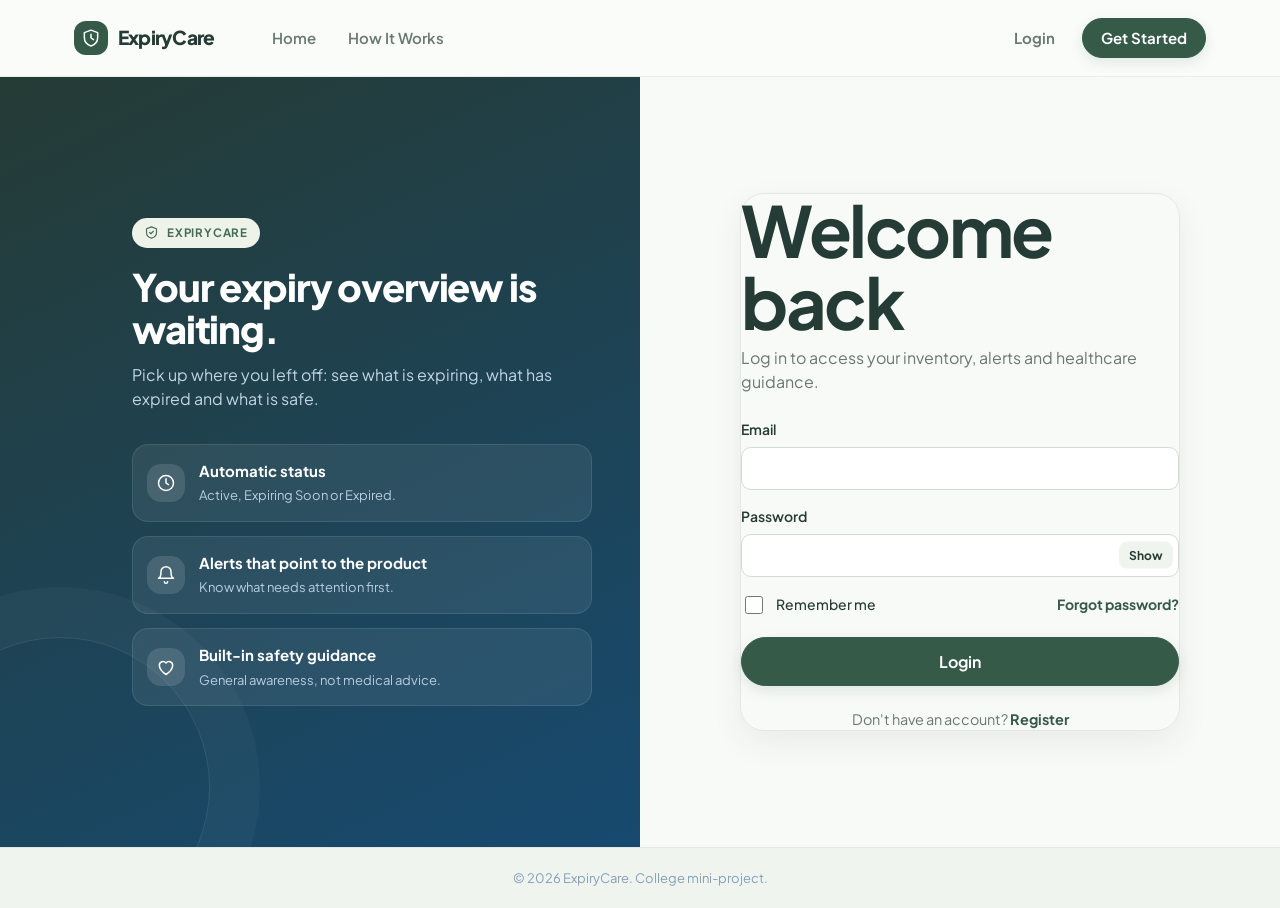
<file: frontend/login.html>
<!DOCTYPE html>
<html lang="en">
<head>
  <meta charset="UTF-8">
  <meta name="viewport" content="width=device-width, initial-scale=1.0">
  <title>Login — ExpiryCare</title>
  <meta name="description" content="ExpiryCare — smart expiry tracker and healthcare guidance.">
  <meta name="theme-color" content="#0f2740">
  <link rel="preconnect" href="https://fonts.googleapis.com">
  <link rel="preconnect" href="https://fonts.gstatic.com" crossorigin>
  <link rel="stylesheet" href="https://fonts.googleapis.com/css2?family=Plus+Jakarta+Sans:wght@400;500;600;700;800&display=swap">
  <link rel="stylesheet" href="css/styles.css">
  <script src="js/app.js" defer></script>
</head>
<body id="page-login" class="auth-body">
  <a class="skip-link" href="#main-content">Skip to main content</a>
  <header class="site-header" id="site-header">
    <div class="header-inner">
      <a href="index.html" class="brand" aria-label="ExpiryCare home"><span class="brand-mark"><svg class="i" aria-hidden="true" focusable="false"><use href="#i-logo"/></svg></span><span class="brand-name">ExpiryCare</span></a>
      <button type="button" class="nav-toggle" id="nav-toggle" aria-expanded="false" aria-controls="nav-panel" aria-label="Open menu"><svg class="i i-menu" aria-hidden="true" focusable="false"><use href="#i-menu"/></svg><svg class="i i-close" aria-hidden="true" focusable="false"><use href="#i-x"/></svg></button>
      <div class="nav-panel" id="nav-panel">
        <nav class="public-nav" aria-label="Primary">
          <ul class="nav-list">
            <li><a href="index.html">Home</a></li>
            <li><a href="about.html">How It Works</a></li>
          </ul>
        </nav>
        <div class="auth-actions" aria-label="Account actions"><a href="login.html" class="btn btn-text">Login</a><a href="register.html" class="btn btn-primary">Get Started</a></div>
      </div>
    </div>
  </header>

  <main id="main-content">
    <section class="auth-split">
      <aside class="auth-aside" aria-label="About ExpiryCare">
        <div class="auth-aside-inner">
          <p class="eyebrow eyebrow-light"><svg class="i" aria-hidden="true" focusable="false"><use href="#i-shield"/></svg> ExpiryCare</p>
          <h2>Your expiry overview is waiting.</h2><p class="auth-aside-text">Pick up where you left off: see what is expiring, what has expired and what is safe.</p>
          <ul class="auth-points">
            <li><span class="tile"><svg class="i" aria-hidden="true" focusable="false"><use href="#i-clock"/></svg></span><div><b>Automatic status</b><span>Active, Expiring Soon or Expired.</span></div></li>
            <li><span class="tile"><svg class="i" aria-hidden="true" focusable="false"><use href="#i-bell"/></svg></span><div><b>Alerts that point to the product</b><span>Know what needs attention first.</span></div></li>
            <li><span class="tile"><svg class="i" aria-hidden="true" focusable="false"><use href="#i-heart"/></svg></span><div><b>Built-in safety guidance</b><span>General awareness, not medical advice.</span></div></li>
          </ul>
        </div></aside>
      <div class="auth-section"><div class="auth-card"><h1 id="login-heading">Welcome back</h1>
        <p class="auth-subtext">Log in to access your inventory, alerts and healthcare guidance.</p>
        <form id="login-form" class="auth-form" action="#" method="post" novalidate>
          <div id="login-form-error" class="form-error-summary" role="alert" aria-live="assertive" hidden></div>
          <div class="form-field"><label for="login-email">Email</label>
            <input type="email" id="login-email" name="email" autocomplete="email" required aria-describedby="login-email-error"><span id="login-email-error" class="field-error" aria-live="polite"></span></div>
          <div class="form-field"><label for="login-password">Password</label>
            <div class="password-field"><input type="password" id="login-password" name="login-password" autocomplete="current-password" required aria-describedby="login-password-error">
              <button type="button" class="show-password-toggle" id="login-password-toggle" aria-pressed="false" aria-controls="login-password">Show</button></div>
            <span id="login-password-error" class="field-error" aria-live="polite"></span></div>
          <div class="form-row form-row-split">
            <div class="form-field form-field-checkbox"><input type="checkbox" id="login-remember" name="remember"><label for="login-remember">Remember me</label></div>
            <a href="forgot-password.html" class="forgot-password-link">Forgot password?</a>
          </div>
          <div class="form-actions"><button type="submit" class="btn btn-primary btn-full btn-large">Login</button></div>
        </form>
        <p class="auth-switch">Don't have an account? <a href="register.html">Register</a></p></div></div>
    </section>
  </main>
  <footer class="site-footer site-footer-minimal"><div class="footer-inner"><p class="footer-copyright">&copy; 2026 ExpiryCare. College mini-project.</p></div></footer>
</body>
</html>
</file>
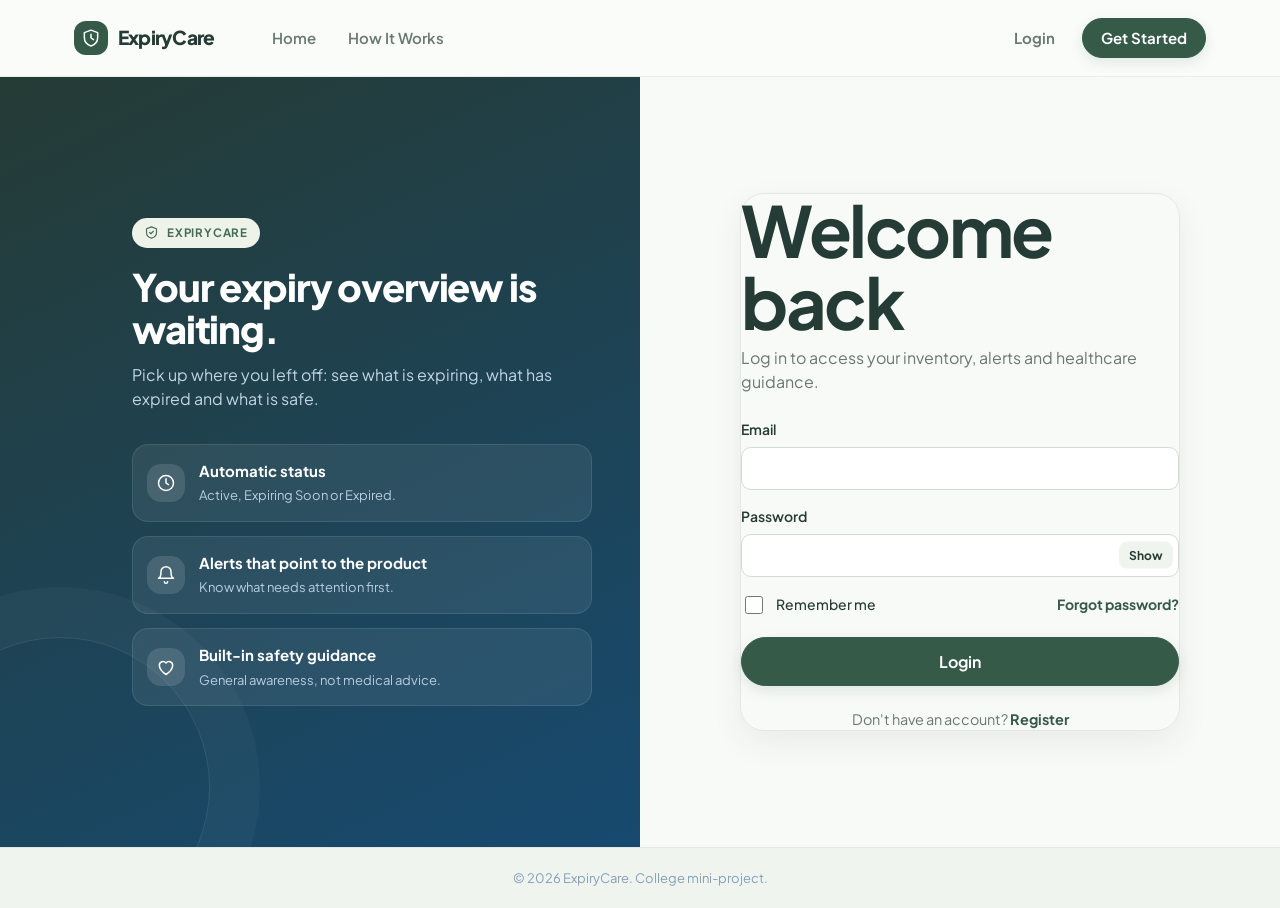
<file: frontend/product-details.html>
<!DOCTYPE html>
<html lang="en">
<head>
  <meta charset="UTF-8">
  <meta name="viewport" content="width=device-width, initial-scale=1.0">
  <title>Product Details — ExpiryCare</title>
  <meta name="description" content="ExpiryCare — smart expiry tracker and healthcare guidance.">
  <meta name="theme-color" content="#0f2740">
  <link rel="preconnect" href="https://fonts.googleapis.com">
  <link rel="preconnect" href="https://fonts.gstatic.com" crossorigin>
  <link rel="stylesheet" href="https://fonts.googleapis.com/css2?family=Plus+Jakarta+Sans:wght@400;500;600;700;800&display=swap">
  <link rel="stylesheet" href="css/styles.css">
  <script src="js/app.js" defer></script>
</head>
<body id="page-product-details" class="app-body">
  <a class="skip-link" href="#main-content">Skip to main content</a>
  <header class="app-header">
    <div class="app-header-inner">
      <a href="dashboard.html" class="brand" aria-label="ExpiryCare home"><span class="brand-mark"><svg class="i" aria-hidden="true" focusable="false"><use href="#i-logo"/></svg></span><span class="brand-name">ExpiryCare</span></a>
      <button type="button" class="nav-toggle" id="nav-toggle" aria-expanded="false" aria-controls="nav-panel" aria-label="Open menu"><svg class="i i-menu" aria-hidden="true" focusable="false"><use href="#i-menu"/></svg><svg class="i i-close" aria-hidden="true" focusable="false"><use href="#i-x"/></svg></button>
      <div class="nav-panel" id="nav-panel">
        <nav class="app-nav" aria-label="Primary">
          <ul class="nav-list">
          <li><a href="dashboard.html"><svg class="i" aria-hidden="true" focusable="false"><use href="#i-grid"/></svg><span>Dashboard</span></a></li>
          <li><a href="inventory.html" aria-current="page"><svg class="i" aria-hidden="true" focusable="false"><use href="#i-box"/></svg><span>Inventory</span></a></li>
          <li><a href="add-product.html"><svg class="i" aria-hidden="true" focusable="false"><use href="#i-plus"/></svg><span>Add Product</span></a></li>
          <li><a href="alerts.html"><svg class="i" aria-hidden="true" focusable="false"><use href="#i-bell"/></svg><span>Alerts</span></a></li>
          <li><a href="healthcare-guidance.html"><svg class="i" aria-hidden="true" focusable="false"><use href="#i-heart"/></svg><span>Guidance</span></a></li>
          </ul>
        </nav>
        <div class="user-menu" aria-label="Account">
          <a href="profile.html" class="user-menu-link">
            <span class="user-avatar" aria-hidden="true"></span>
            <span class="user-name" id="current-user-name">Your Profile</span>
          </a>
          <a href="index.html" class="btn btn-text logout-link"><svg class="i" aria-hidden="true" focusable="false"><use href="#i-logout"/></svg><span>Logout</span></a>
        </div>
      </div>
    </div>
  </header>

  <main id="main-content" class="app-main">
    <nav class="breadcrumb" aria-label="Breadcrumb"><a href="inventory.html">Inventory</a> <span aria-hidden="true">/</span> <span aria-current="page" id="breadcrumb-product-name">Product Details</span></nav>
    <article class="product-details" id="product-details" data-product-id="" data-status="active">
      <header class="pd-hero">
        <div class="pd-identity">
          <img class="pd-product-photo" id="product-details-photo" src="https://images.unsplash.com/photo-1542838132-92c53300491e?auto=format&fit=crop&w=520&h=520&q=85" alt="Product photograph" loading="lazy">
          <span class="pd-icon" id="product-details-icon"><svg class="i" aria-hidden="true" focusable="false"><use href="#i-box"/></svg></span>
          <div><h1 id="product-details-name">Product Name</h1><p class="page-subtext" id="product-details-category">Category</p>
          <span class="status-badge status-badge-active" id="product-details-status">Active</span></div>
        </div>
        <div class="pd-status-card">
          <p class="panel-label">Expiry status</p>
          <p class="pd-days" id="pd-days-number">—</p><p class="pd-days-label" id="pd-days-label">days remaining</p>
          <div class="progress" role="img" aria-label="Share of shelf life used" id="pd-progress"><i style="width:0%"></i></div>
          <p class="field-hint" id="pd-progress-text"></p>
        </div>
      </header>
      <section class="form-group evidence-panel" aria-labelledby="evidence-heading"><h2 id="evidence-heading">Product confidence &amp; evidence</h2><p><strong>Expiry evidence:</strong> <span id="evidence-expiry-status">Will be determined from the saved record.</span></p><p><strong>Recorded source:</strong> <span id="evidence-source">User record; not independently verified.</span></p><p><strong>Missing information:</strong> <span id="evidence-missing">Check the product label.</span></p><p><strong>Next step:</strong> Verify dates against the original package. An estimated or unknown status is not a safety assessment.</p></section>
      <div class="pd-grid">
        <dl class="product-detail-list">
          <div class="product-detail-row"><dt>Quantity</dt><dd id="product-details-quantity">1</dd></div>
          <div class="product-detail-row"><dt>Purchase Date</dt><dd id="product-details-purchase-date">—</dd></div>
          <div class="product-detail-row"><dt>Expiry Date</dt><dd id="product-details-expiry-date">—</dd></div>
          <div class="product-detail-row"><dt>Days Remaining</dt><dd id="product-details-days-remaining">—</dd></div>
          <div class="product-detail-row"><dt>Batch / Reference</dt><dd id="product-details-batch">—</dd></div>
          <div class="product-detail-row product-detail-notes"><dt>Notes</dt><dd id="product-details-notes">—</dd></div>
        </dl>
        <div class="pd-side">
          <section class="product-safety-note" aria-labelledby="product-safety-heading">
            <h2 id="product-safety-heading"><svg class="i" aria-hidden="true" focusable="false"><use href="#i-shield"/></svg> Safety note</h2>
            <p id="product-safety-text">Check the packaging for any physical signs of degradation even before the listed expiry date. This is general information, not medical advice.</p>
          </section>
          <div class="pd-actions">
            <a href="edit-product.html" class="btn btn-primary"><svg class="i" aria-hidden="true" focusable="false"><use href="#i-edit"/></svg> Edit Product</a>
            <button type="button" class="btn btn-danger" data-action="delete-product" id="delete-product-button"><svg class="i" aria-hidden="true" focusable="false"><use href="#i-trash"/></svg> Delete</button>
            <a href="inventory.html" class="btn btn-text">Back to Inventory</a>
          </div>
        </div>
      </div>
    </article>
  </main>
  <footer class="app-footer">
    <p>&copy; 2026 ExpiryCare · College mini-project · Prototype data is stored only in this browser.</p>
  </footer>
</body>
</html>
</file>
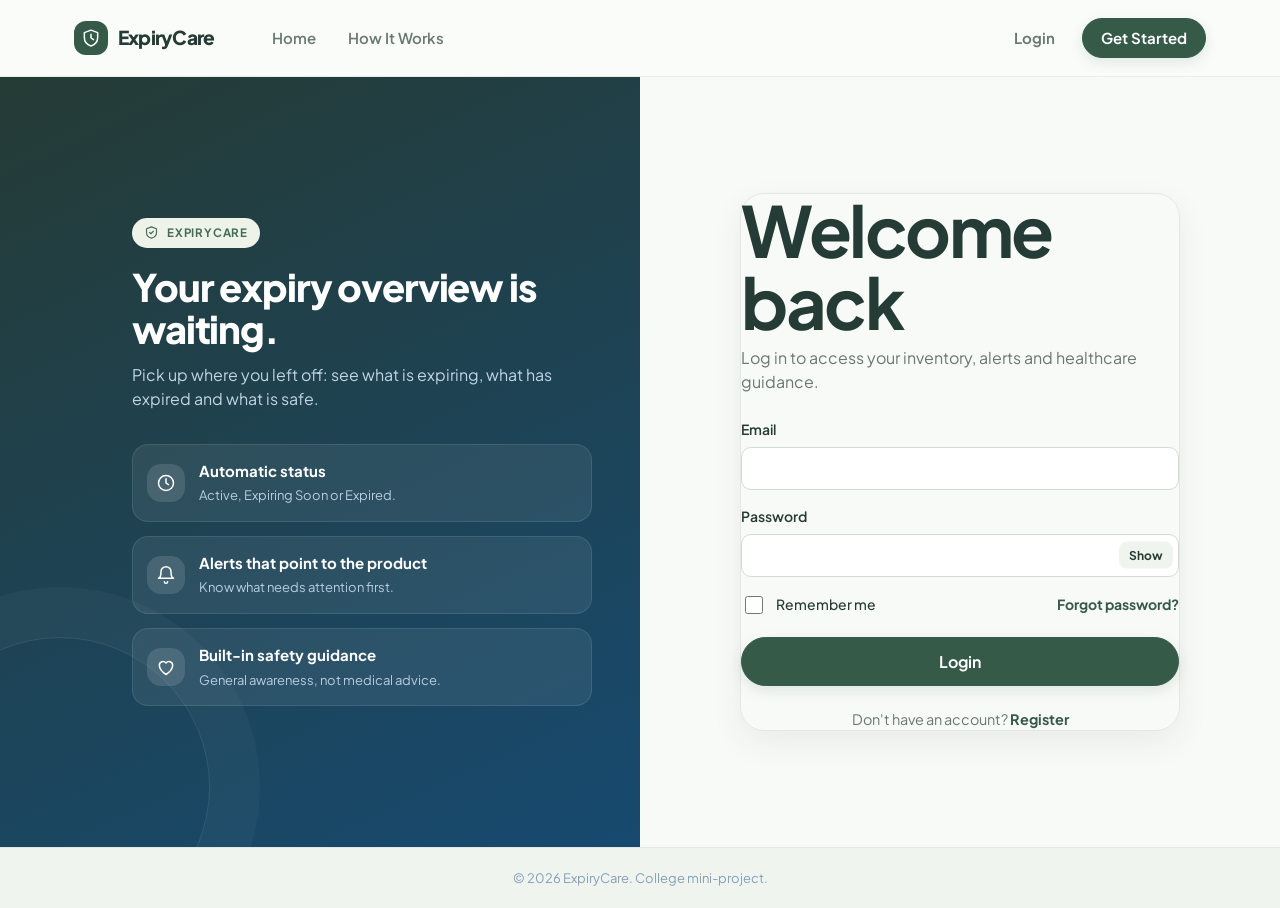
<file: frontend/profile.html>
<!DOCTYPE html>
<html lang="en">
<head>
  <meta charset="UTF-8">
  <meta name="viewport" content="width=device-width, initial-scale=1.0">
  <title>Profile — ExpiryCare</title>
  <meta name="description" content="ExpiryCare — smart expiry tracker and healthcare guidance.">
  <meta name="theme-color" content="#0f2740">
  <link rel="preconnect" href="https://fonts.googleapis.com">
  <link rel="preconnect" href="https://fonts.gstatic.com" crossorigin>
  <link rel="stylesheet" href="https://fonts.googleapis.com/css2?family=Plus+Jakarta+Sans:wght@400;500;600;700;800&display=swap">
  <link rel="stylesheet" href="css/styles.css">
  <script src="js/app.js" defer></script>
</head>
<body id="page-profile" class="app-body">
  <a class="skip-link" href="#main-content">Skip to main content</a>
  <header class="app-header">
    <div class="app-header-inner">
      <a href="dashboard.html" class="brand" aria-label="ExpiryCare home"><span class="brand-mark"><svg class="i" aria-hidden="true" focusable="false"><use href="#i-logo"/></svg></span><span class="brand-name">ExpiryCare</span></a>
      <button type="button" class="nav-toggle" id="nav-toggle" aria-expanded="false" aria-controls="nav-panel" aria-label="Open menu"><svg class="i i-menu" aria-hidden="true" focusable="false"><use href="#i-menu"/></svg><svg class="i i-close" aria-hidden="true" focusable="false"><use href="#i-x"/></svg></button>
      <div class="nav-panel" id="nav-panel">
        <nav class="app-nav" aria-label="Primary">
          <ul class="nav-list">
          <li><a href="dashboard.html"><svg class="i" aria-hidden="true" focusable="false"><use href="#i-grid"/></svg><span>Dashboard</span></a></li>
          <li><a href="inventory.html"><svg class="i" aria-hidden="true" focusable="false"><use href="#i-box"/></svg><span>Inventory</span></a></li>
          <li><a href="add-product.html"><svg class="i" aria-hidden="true" focusable="false"><use href="#i-plus"/></svg><span>Add Product</span></a></li>
          <li><a href="alerts.html"><svg class="i" aria-hidden="true" focusable="false"><use href="#i-bell"/></svg><span>Alerts</span></a></li>
          <li><a href="healthcare-guidance.html"><svg class="i" aria-hidden="true" focusable="false"><use href="#i-heart"/></svg><span>Guidance</span></a></li>
          </ul>
        </nav>
        <div class="user-menu" aria-label="Account">
          <a href="profile.html" class="user-menu-link" aria-current="page">
            <span class="user-avatar" aria-hidden="true"></span>
            <span class="user-name" id="current-user-name">Your Profile</span>
          </a>
          <a href="index.html" class="btn btn-text logout-link"><svg class="i" aria-hidden="true" focusable="false"><use href="#i-logout"/></svg><span>Logout</span></a>
        </div>
      </div>
    </div>
  </header>

  <main id="main-content" class="app-main">
    <section class="page-heading-row" aria-labelledby="profile-heading"><div><h1 id="profile-heading">Profile &amp; Settings</h1><p class="page-subtext">Manage your account details and preferences.</p></div></section>
    <div class="profile-layout">
      <aside class="profile-card">
        <span class="profile-avatar" id="profile-avatar" aria-hidden="true"></span>
        <h2 id="profile-card-name">Your name</h2><p id="profile-card-email" class="page-subtext">email</p>
        <p class="profile-stat"><b id="profile-product-count">0</b> products tracked</p>
        <section class="settings-section-account" aria-labelledby="account-heading">
          <h2 id="account-heading" class="visually-hidden">Account</h2>
          <a href="index.html" class="btn btn-secondary btn-full logout-link"><svg class="i" aria-hidden="true" focusable="false"><use href="#i-logout"/></svg> Logout</a>
        </section>
      </aside>
      <div class="profile-main">
        <section class="settings-section" aria-labelledby="profile-details-heading">
          <h2 id="profile-details-heading"><svg class="i" aria-hidden="true" focusable="false"><use href="#i-user"/></svg> Personal Information</h2>
          <form id="profile-form" class="settings-form" action="#" method="post" novalidate>
            <div class="form-grid-2">
              <div class="form-field"><label for="profile-name">Name</label><input type="text" id="profile-name" name="full_name" autocomplete="name" required></div>
              <div class="form-field"><label for="profile-email">Email</label><input type="email" id="profile-email" name="email" autocomplete="email" required></div>
            </div>
            <div class="form-actions"><button type="submit" class="btn btn-primary">Save Profile</button></div>
          </form>
        </section>
        <section class="settings-section" aria-labelledby="notification-preferences-heading">
          <h2 id="notification-preferences-heading"><svg class="i" aria-hidden="true" focusable="false"><use href="#i-bell"/></svg> Notification Preferences</h2>
          <form id="notification-preferences-form" class="settings-form" action="#" method="post">
            <fieldset class="filter-group"><legend>Expiry reminder timing</legend><div class="filter-options"><label><input type="checkbox" name="alert_threshold" value="7"><span>7 days before</span></label><label><input type="checkbox" name="alert_threshold" value="3" checked><span>3 days before</span></label><label><input type="checkbox" name="alert_threshold" value="1"><span>1 day before</span></label></div></fieldset>
            <div class="form-actions"><button type="submit" class="btn btn-primary">Save Preferences</button></div>
          </form>
        </section>
        <section class="settings-section" aria-labelledby="app-preferences-heading">
          <h2 id="app-preferences-heading"><svg class="i" aria-hidden="true" focusable="false"><use href="#i-grid"/></svg> Application Preferences</h2>
          <form id="app-preferences-form" class="settings-form" action="#" method="post">
            <div class="form-field"><label for="default-inventory-sort">Default inventory sort order</label>
              <select id="default-inventory-sort" name="default_sort"><option value="expiry-date">Expiry Date</option><option value="name">Name</option><option value="recently-added">Recently Added</option></select></div>
            <div class="form-actions"><button type="submit" class="btn btn-primary">Save Preferences</button></div>
          </form>
        </section>
      </div>
    </div>
  </main>
  <footer class="app-footer">
    <p>&copy; 2026 ExpiryCare · College mini-project · Prototype data is stored only in this browser.</p>
  </footer>
</body>
</html>
</file>
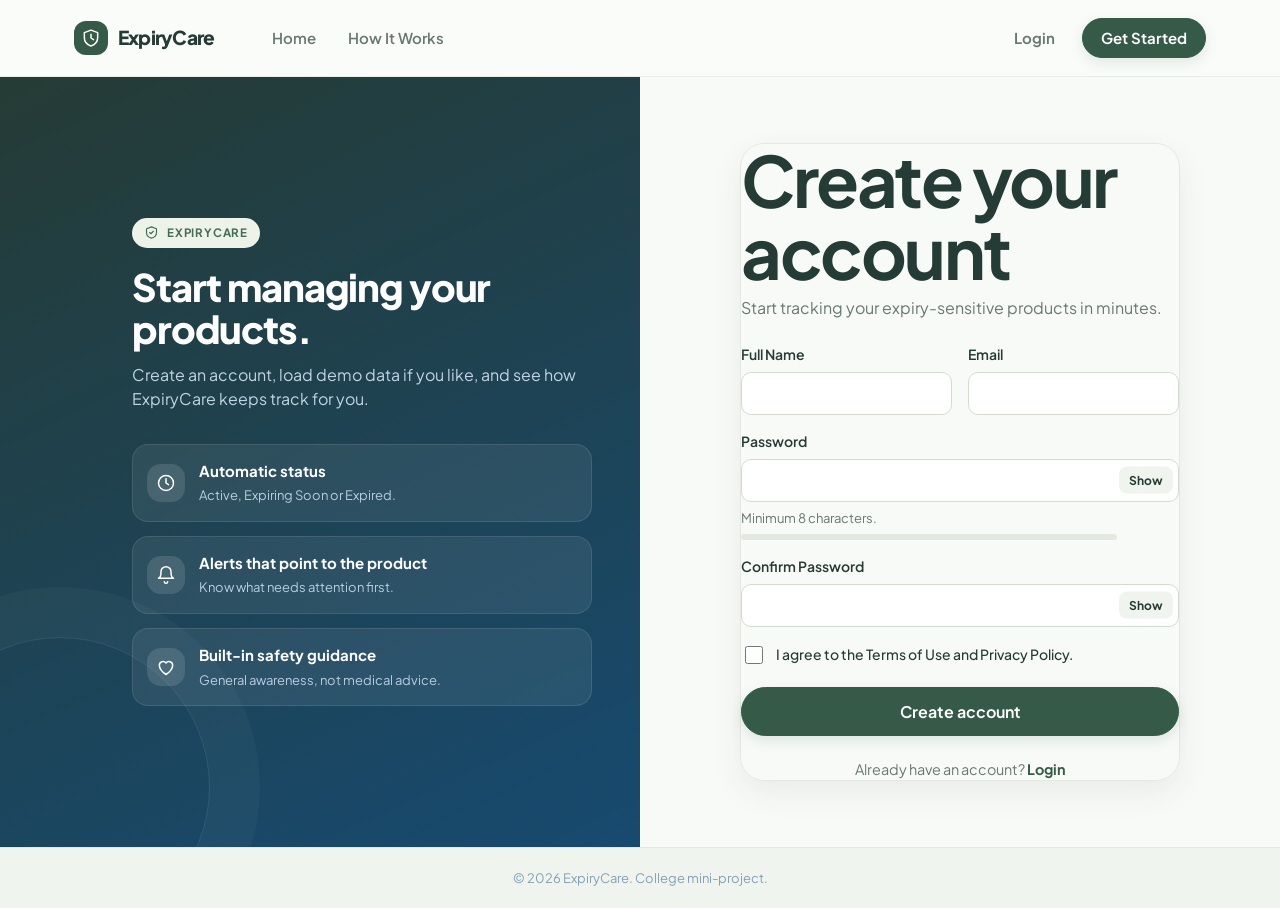
<file: frontend/register.html>
<!DOCTYPE html>
<html lang="en">
<head>
  <meta charset="UTF-8">
  <meta name="viewport" content="width=device-width, initial-scale=1.0">
  <title>Register — ExpiryCare</title>
  <meta name="description" content="ExpiryCare — smart expiry tracker and healthcare guidance.">
  <meta name="theme-color" content="#0f2740">
  <link rel="preconnect" href="https://fonts.googleapis.com">
  <link rel="preconnect" href="https://fonts.gstatic.com" crossorigin>
  <link rel="stylesheet" href="https://fonts.googleapis.com/css2?family=Plus+Jakarta+Sans:wght@400;500;600;700;800&display=swap">
  <link rel="stylesheet" href="css/styles.css">
  <script src="js/app.js" defer></script>
</head>
<body id="page-register" class="auth-body">
  <a class="skip-link" href="#main-content">Skip to main content</a>
  <header class="site-header" id="site-header">
    <div class="header-inner">
      <a href="index.html" class="brand" aria-label="ExpiryCare home"><span class="brand-mark"><svg class="i" aria-hidden="true" focusable="false"><use href="#i-logo"/></svg></span><span class="brand-name">ExpiryCare</span></a>
      <button type="button" class="nav-toggle" id="nav-toggle" aria-expanded="false" aria-controls="nav-panel" aria-label="Open menu"><svg class="i i-menu" aria-hidden="true" focusable="false"><use href="#i-menu"/></svg><svg class="i i-close" aria-hidden="true" focusable="false"><use href="#i-x"/></svg></button>
      <div class="nav-panel" id="nav-panel">
        <nav class="public-nav" aria-label="Primary">
          <ul class="nav-list">
            <li><a href="index.html">Home</a></li>
            <li><a href="about.html">How It Works</a></li>
          </ul>
        </nav>
        <div class="auth-actions" aria-label="Account actions"><a href="login.html" class="btn btn-text">Login</a><a href="register.html" class="btn btn-primary">Get Started</a></div>
      </div>
    </div>
  </header>

  <main id="main-content">
    <section class="auth-split">
      <aside class="auth-aside" aria-label="About ExpiryCare">
        <div class="auth-aside-inner">
          <p class="eyebrow eyebrow-light"><svg class="i" aria-hidden="true" focusable="false"><use href="#i-shield"/></svg> ExpiryCare</p>
          <h2>Start managing your products.</h2><p class="auth-aside-text">Create an account, load demo data if you like, and see how ExpiryCare keeps track for you.</p>
          <ul class="auth-points">
            <li><span class="tile"><svg class="i" aria-hidden="true" focusable="false"><use href="#i-clock"/></svg></span><div><b>Automatic status</b><span>Active, Expiring Soon or Expired.</span></div></li>
            <li><span class="tile"><svg class="i" aria-hidden="true" focusable="false"><use href="#i-bell"/></svg></span><div><b>Alerts that point to the product</b><span>Know what needs attention first.</span></div></li>
            <li><span class="tile"><svg class="i" aria-hidden="true" focusable="false"><use href="#i-heart"/></svg></span><div><b>Built-in safety guidance</b><span>General awareness, not medical advice.</span></div></li>
          </ul>
        </div></aside>
      <div class="auth-section"><div class="auth-card"><h1 id="register-heading">Create your account</h1>
        <p class="auth-subtext">Start tracking your expiry-sensitive products in minutes.</p>
        <form id="register-form" class="auth-form" action="#" method="post" novalidate>
          <div id="register-form-error" class="form-error-summary" role="alert" aria-live="assertive" hidden></div>
          <div class="form-grid-2">
          <div class="form-field"><label for="register-name">Full Name</label>
            <input type="text" id="register-name" name="full_name" autocomplete="name" required aria-describedby="register-name-error"><span id="register-name-error" class="field-error" aria-live="polite"></span></div>
          <div class="form-field"><label for="register-email">Email</label>
            <input type="email" id="register-email" name="email" autocomplete="email" required aria-describedby="register-email-error"><span id="register-email-error" class="field-error" aria-live="polite"></span></div>
          </div>
          <div class="form-field"><label for="register-password">Password</label>
            <div class="password-field"><input type="password" id="register-password" name="register-password" autocomplete="new-password" required minlength="8" aria-describedby="register-password-hint register-password-error">
              <button type="button" class="show-password-toggle" id="register-password-toggle" aria-pressed="false" aria-controls="register-password">Show</button></div>
            <span id="register-password-hint" class="field-hint">Minimum 8 characters.</span><div class="strength" id="register-strength" aria-hidden="true"><span class="strength-bar"><i></i></span><span class="strength-label" id="register-strength-label"></span></div><span id="register-password-error" class="field-error" aria-live="polite"></span></div>
          <div class="form-field"><label for="register-confirm-password">Confirm Password</label>
            <div class="password-field"><input type="password" id="register-confirm-password" name="register-confirm-password" autocomplete="new-password" required aria-describedby="register-confirm-password-error">
              <button type="button" class="show-password-toggle" id="register-confirm-password-toggle" aria-pressed="false" aria-controls="register-confirm-password">Show</button></div>
            <span id="register-confirm-password-error" class="field-error" aria-live="polite"></span></div>
          <div class="form-field form-field-checkbox"><input type="checkbox" id="register-terms" name="terms" required aria-describedby="register-terms-error"><label for="register-terms">I agree to the Terms of Use and Privacy Policy.</label><span id="register-terms-error" class="field-error" aria-live="polite"></span></div>
          <div class="form-actions"><button type="submit" class="btn btn-primary btn-full btn-large">Create account</button></div>
        </form>
        <p class="auth-switch">Already have an account? <a href="login.html">Login</a></p></div></div>
    </section>
  </main>
  <footer class="site-footer site-footer-minimal"><div class="footer-inner"><p class="footer-copyright">&copy; 2026 ExpiryCare. College mini-project.</p></div></footer>
</body>
</html>
</file>
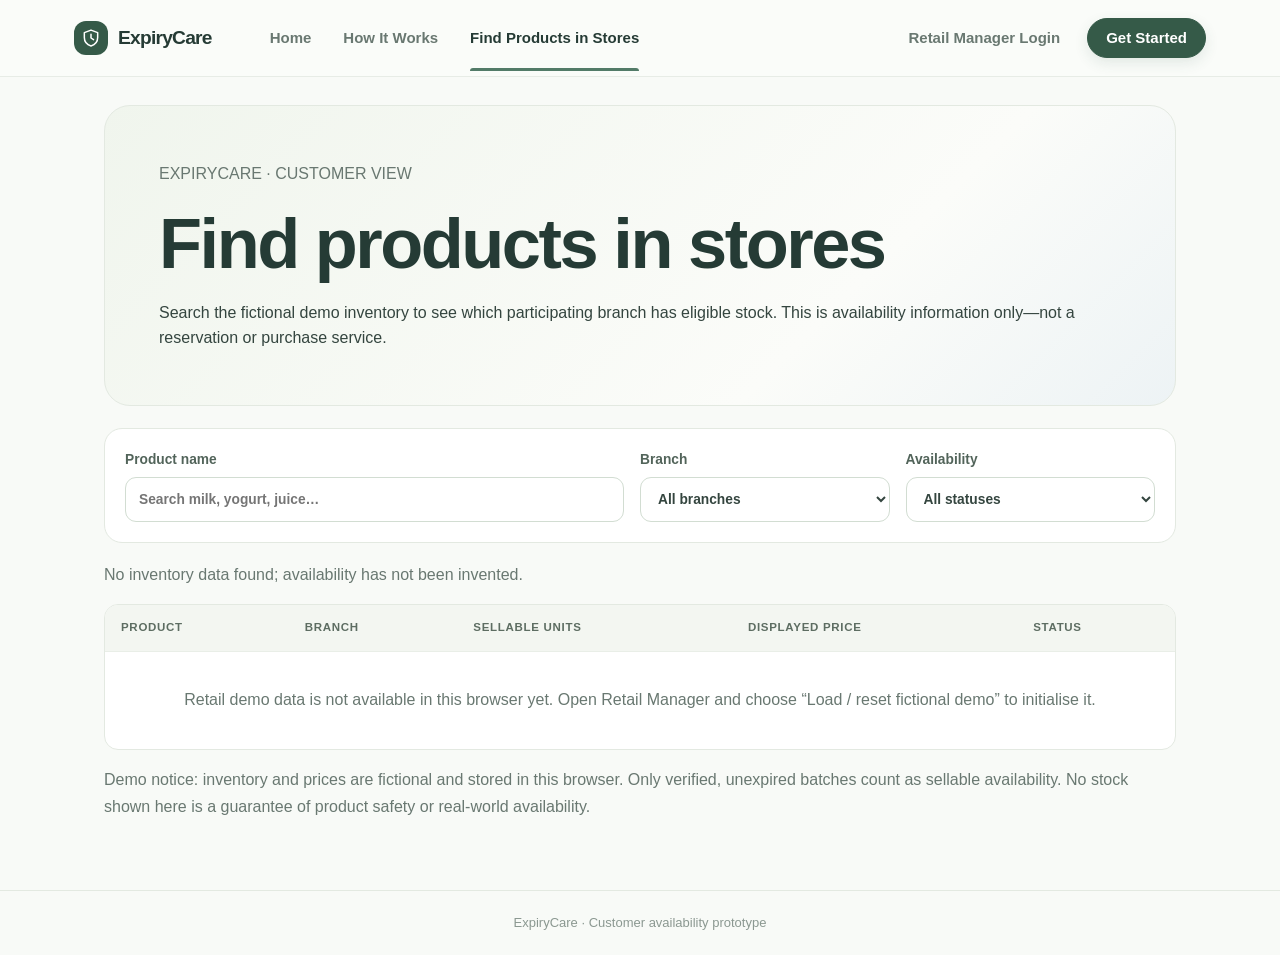
<file: frontend/retail-catalog.html>
<!DOCTYPE html>
<html lang="en"><head><meta charset="UTF-8"><meta name="viewport" content="width=device-width,initial-scale=1"><title>Find Products in Stores — ExpiryCare</title><link rel="stylesheet" href="css/styles.css"><script src="js/app.js" defer></script><script src="js/retail-catalog.js" defer></script>
</head><body id="page-retail-catalog" class="app-body"><a class="skip-link" href="#main-content">Skip to main content</a><header class="site-header"><div class="header-inner"><a href="index.html" class="brand" aria-label="ExpiryCare home"><span class="brand-mark"><svg class="i" aria-hidden="true" focusable="false"><use href="#i-logo"/></svg></span><span class="brand-name">ExpiryCare</span></a><button type="button" class="nav-toggle" id="nav-toggle" aria-expanded="false" aria-controls="nav-panel" aria-label="Open menu"><svg class="i i-menu" aria-hidden="true" focusable="false"><use href="#i-menu"/></svg><svg class="i i-close" aria-hidden="true" focusable="false"><use href="#i-x"/></svg></button><div class="nav-panel" id="nav-panel"><nav class="public-nav" aria-label="Primary"><ul class="nav-list"><li><a href="index.html">Home</a></li><li><a href="about.html">How It Works</a></li><li><a href="retail-catalog.html" aria-current="page">Find Products in Stores</a></li></ul></nav><div class="auth-actions"><a href="login.html" class="btn btn-text">Retail Manager Login</a><a href="register.html" class="btn btn-primary">Get Started</a></div></div></div></header>
<main id="main-content" class="catalog-wrap"><div class="catalog-head"><p class="catalog-note">EXPIRYCARE · CUSTOMER VIEW</p><h1>Find products in stores</h1><p>Search the fictional demo inventory to see which participating branch has eligible stock. This is availability information only—not a reservation or purchase service.</p></div><div class="catalog-search"><label>Product name<input id="catalog-query" type="search" placeholder="Search milk, yogurt, juice…" autocomplete="off"></label><label>Branch<select id="catalog-branch"><option value="all">All branches</option></select></label><label>Availability<select id="catalog-status"><option value="all">All statuses</option><option value="In stock">In stock</option><option value="Low stock">Low stock</option><option value="Out of stock">Out of stock</option></select></label></div><p id="catalog-message" class="catalog-note" aria-live="polite"></p><div class="catalog-table-wrap"><table class="catalog-table"><thead><tr><th>Product</th><th>Branch</th><th>Sellable units</th><th>Displayed price</th><th>Status</th></tr></thead><tbody id="catalog-results"></tbody></table></div><p class="catalog-note">Demo notice: inventory and prices are fictional and stored in this browser. Only verified, unexpired batches count as sellable availability. No stock shown here is a guarantee of product safety or real-world availability.</p></main><footer class="app-footer"><p>ExpiryCare · Customer availability prototype</p></footer></body></html>
</file>
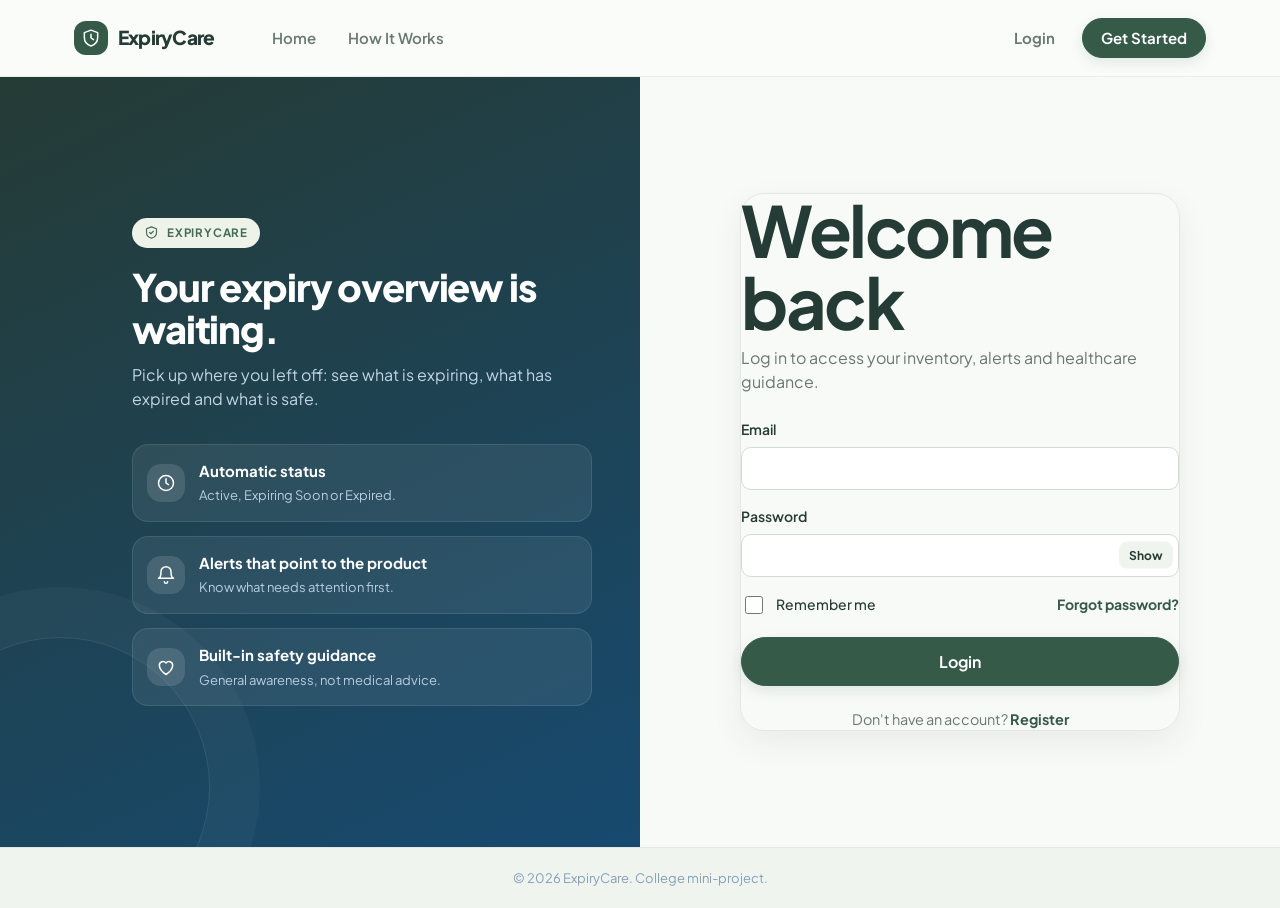
<file: frontend/retail-intelligence.html>
<!DOCTYPE html>
<html lang="en"><head><meta charset="UTF-8"><meta name="viewport" content="width=device-width,initial-scale=1"><title>Retail Intelligence — ExpiryCare</title><link rel="stylesheet" href="css/styles.css"><script src="js/app.js" defer></script><script src="js/retail-intelligence.js" defer></script>
<body id="page-retail-intelligence" class="app-body"><a class="skip-link" href="#main-content">Skip to main content</a><header class="app-header"><div class="app-header-inner"><a href="dashboard.html" class="brand" aria-label="ExpiryCare dashboard"><span class="brand-mark"><svg class="i" aria-hidden="true" focusable="false"><use href="#i-logo"/></svg></span><span class="brand-name">ExpiryCare</span></a><button type="button" class="nav-toggle" id="nav-toggle" aria-expanded="false" aria-controls="nav-panel" aria-label="Open menu"><svg class="i i-menu" aria-hidden="true" focusable="false"><use href="#i-menu"/></svg><svg class="i i-close" aria-hidden="true" focusable="false"><use href="#i-x"/></svg></button><div class="nav-panel" id="nav-panel"><nav class="app-nav" aria-label="Primary"><ul class="nav-list"><li><a href="dashboard.html">Dashboard</a></li><li><a href="inventory.html">Inventory</a></li><li><a href="retail-intelligence.html" aria-current="page">Retail Intelligence</a></li><li><a href="retail-catalog.html">Find Products in Stores</a></li><li><a href="add-product.html">Add Product</a></li><li><a href="alerts.html">Alerts</a></li><li><a href="healthcare-guidance.html">Guidance</a></li></ul></nav><div class="user-menu"><a href="profile.html" class="user-menu-link"><span class="user-avatar" aria-hidden="true"></span><span class="user-name" id="current-user-name">Your Profile</span></a><a href="index.html" class="btn btn-text logout-link">Logout</a></div></div></div></header>
<main id="main-content" class="ri-wrap"><div class="ri-head"><div><p class="ri-muted">EXPIRYCARE · PROTOTYPE RETAIL MODULE</p><h1>Retail Inventory Intelligence</h1><p>Batch-level expiry risk, FEFO, clearance review and branch-to-branch transfers.</p></div><div><a class="ri-btn" href="retail-catalog.html">Customer availability view</a> <button class="ri-btn" id="ri-load-demo">Load / reset fictional demo</button><button class="ri-btn" id="ri-export">Export data JSON</button></div></div><p class="ri-muted">Prototype mode: records are stored in this browser only. Demo demand is synthetic, not actual sales. Approval controls are not secure production authorization.</p>
<section class="ri-editorial" aria-label="Retail categories">
<div class="ri-editorial-copy"><p class="ri-muted">A MORE CONSIDERED INVENTORY</p><h2>See the products behind the numbers.</h2><p>Use expiry, stock and branch information together to support careful decisions. Product photos are illustrative; demo records and demand are fictional.</p></div>
<div class="ri-editorial-photos">
<figure><img src="https://images.unsplash.com/photo-1563636619-e9143da7973b?auto=format&fit=crop&w=480&q=80" alt="Milk and dairy products" loading="lazy"><figcaption>Fresh groceries</figcaption></figure>
<figure><img src="https://images.unsplash.com/photo-1608248543803-ba4f8c70ae0b?auto=format&fit=crop&w=480&q=80" alt="Skincare and personal care products" loading="lazy"><figcaption>Personal care</figcaption></figure>
<figure><img src="https://images.unsplash.com/photo-1584308666744-24d5c474f2ae?auto=format&fit=crop&w=480&q=80" alt="Medicine packaging" loading="lazy"><figcaption>Healthcare</figcaption></figure>
</div></section>
<div class="ri-grid" id="ri-summary"></div><section class="ri-panel"><h2>Batch inventory · FEFO</h2><p class="ri-muted">Only batches with verified expiry dates and available stock are eligible for FEFO or redistribution. Unknown dates require verification.</p><div class="ri-table-wrap"><table class="ri-table"><thead><tr><th>Product / Batch</th><th>Branch</th><th>Available</th><th>Expiry / days</th><th>Evidence</th><th>FEFO / risk</th></tr></thead><tbody id="ri-batches"></tbody></table></div></section>
<section class="ri-panel"><h2>Clearance recommendations</h2><p class="ri-muted">Rule-based suggestions; a manager must approve before a recommendation becomes active.</p><div class="ri-table-wrap"><table class="ri-table"><thead><tr><th>Batch / branch</th><th>Reason</th><th>Suggested discount</th><th>Status</th><th>Action</th></tr></thead><tbody id="ri-clearance"></tbody></table></div></section>
<section class="ri-panel"><h2>Stock redistribution</h2><p class="ri-muted">Suggestions use source surplus, destination need, verified expiry and synthetic demo demand where labelled.</p><div class="ri-table-wrap"><table class="ri-table"><thead><tr><th>Product / batch</th><th>Route</th><th>Quantity</th><th>Rationale</th><th>Status / actions</th></tr></thead><tbody id="ri-transfers"></tbody></table></div><form id="ri-transfer-form" class="ri-form"><label>Source batch<select id="ri-source" required></select></label><label>Destination branch<select id="ri-destination" required></select></label><label>Quantity<input id="ri-quantity" type="number" min="1" step="1" required></label><button class="ri-btn ri-btn-primary" type="submit">Create transfer request</button></form></section>
<section class="ri-panel"><h2>Inventory assistant</h2><p class="ri-muted">Answers below are computed from this page's current records, not generated AI. For configured AI, see API_GUIDE.md.</p><form id="ri-chat-form" class="ri-form"><label class="ri-chat-label">Ask about stock<input id="ri-chat-input" placeholder="e.g. which batches need verification?" required></label><button class="ri-btn ri-btn-primary" type="submit">Ask</button></form><p id="ri-chat-answer" aria-live="polite"></p></section></main><footer class="app-footer"><p>ExpiryCare · Retail intelligence prototype</p></footer></body></html>
</file>
<file: frontend/css/styles.css>
/* ============================================================
   EXPIRYCARE — STYLESHEET (v2, premium UI)
   Sections: 1 Tokens · 2 Base · 3 Header · 4 Buttons · 5 Forms
   6 Cards/badges · 7 Landing · 8 Auth · 9 Dashboard · 10 Inventory
   11 Add/Edit · 12 Details · 13 Alerts · 14 Profile · 15 Guidance
   16 Toast/Modal · 17 Motion · 18 Responsive
============================================================= */

/* 1. TOKENS */
:root {
  --navy: #0f2740; --ink: #16293d; --muted: #5a6c7d; --faint: #8796a5;
  --bg: #f4f8fb; --surface: #fff; --soft: #eaf2fa; --line: #dfe8ef; --line-strong: #c6d4df;
  --teal: #0e7c66; --teal-dark: #0b5e4e; --teal-soft: #e3f3ef; --blue: #2f6fae; --blue-soft: #e8f1fb;
  --ok: #1f7a4d; --ok-bg: #e7f5ee; --ok-line: #bfe3d0;
  --warn: #92610a; --warn-bg: #fdf3df; --warn-line: #f0d9a0;
  --bad: #ab3329; --bad-bg: #fbeaea; --bad-line: #efc3be;
  --r-sm: 8px; --r-md: 12px; --r-lg: 18px; --r-full: 999px;
  --sh-sm: 0 1px 2px rgba(15,39,64,.06); --sh-md: 0 6px 20px rgba(15,39,64,.08); --sh-lg: 0 24px 50px -12px rgba(15,39,64,.22);
  --font: "Plus Jakarta Sans", -apple-system, BlinkMacSystemFont, "Segoe UI", Roboto, "Helvetica Neue", Arial, sans-serif;
  --ease: cubic-bezier(.2,.7,.2,1); --max: 1180px; --ring: 0 0 0 3px rgba(14,124,102,.28);
}

/* 2. BASE */
*,*::before,*::after { box-sizing: border-box; }
html { font-size: 100%; scroll-behavior: smooth; -webkit-text-size-adjust: 100%; }
body { margin: 0; min-height: 100vh; font-family: var(--font); color: var(--ink); background: var(--bg); line-height: 1.55; -webkit-font-smoothing: antialiased; display: flex; flex-direction: column; }
body > main { flex: 1; }
img,svg { max-width: 100%; }
h1,h2,h3,p,ul,ol,dl,dd,figure { margin: 0; }
ul,ol { padding: 0; list-style: none; }
h1,h2,h3 { color: var(--navy); line-height: 1.2; letter-spacing: -.015em; }
h1 { font-size: clamp(1.75rem, 3vw, 2.25rem); font-weight: 800; }
h2 { font-size: 1.25rem; font-weight: 700; }
h3 { font-size: 1.0625rem; font-weight: 700; }
a { color: var(--teal-dark); text-decoration: none; }
a:hover { color: var(--teal); }
:focus-visible { outline: 2px solid var(--teal); outline-offset: 2px; border-radius: 4px; }
.visually-hidden { position: absolute !important; width: 1px; height: 1px; overflow: hidden; clip: rect(0 0 0 0); white-space: nowrap; }
.skip-link { position: absolute; left: 12px; top: -60px; background: var(--navy); color: #fff; padding: 10px 16px; border-radius: var(--r-sm); z-index: 200; transition: top .15s; }
.skip-link:focus { top: 12px; color: #fff; }
[hidden] { display: none !important; }
.i { width: 20px; height: 20px; fill: none; stroke: currentColor; stroke-width: 1.8; stroke-linecap: round; stroke-linejoin: round; flex: none; }
.i-sm { width: 16px; height: 16px; }
.section-inner, .header-inner, .app-header-inner, .footer-inner, .hero-inner, .cta-inner { max-width: var(--max); margin: 0 auto; padding: 0 24px; }
.app-main { width: 100%; max-width: var(--max); margin: 0 auto; padding: 28px 24px 56px; }
.eyebrow { display: inline-flex; align-items: center; gap: 8px; font-size: .8125rem; font-weight: 700; color: var(--teal-dark); background: var(--teal-soft); padding: 6px 12px; border-radius: var(--r-full); margin-bottom: 18px; }
.eyebrow .i { width: 15px; height: 15px; }
.eyebrow-light { color: #cfe9e3; background: rgba(255,255,255,.1); }
.tile { display: inline-grid; place-items: center; width: 42px; height: 42px; border-radius: 12px; background: var(--teal-soft); color: var(--teal-dark); flex: none; }
.tile-warn { background: var(--warn-bg); color: var(--warn); } .tile-danger { background: var(--bad-bg); color: var(--bad); }
.tile-blue { background: var(--blue-soft); color: var(--blue); } .tile-active { background: var(--ok-bg); color: var(--ok); }

/* 3. HEADER / NAV */
.site-header, .app-header { position: sticky; top: 0; z-index: 100; background: rgba(255,255,255,.88); backdrop-filter: blur(10px); border-bottom: 1px solid transparent; transition: border-color .2s, box-shadow .2s; }
.site-header.is-scrolled, .app-header.is-scrolled { border-color: var(--line); box-shadow: 0 4px 18px rgba(15,39,64,.06); }
.header-inner, .app-header-inner { display: flex; align-items: center; justify-content: space-between; gap: 20px; height: 68px; }
.brand { display: inline-flex; align-items: center; gap: 10px; color: var(--navy); font-weight: 800; font-size: 1.125rem; letter-spacing: -.02em; }
.brand:hover { color: var(--navy); }
.brand-mark { display: grid; place-items: center; width: 34px; height: 34px; border-radius: 10px; background: linear-gradient(145deg, var(--teal), var(--navy)); color: #fff; }
.brand-mark .i { width: 20px; height: 20px; }
.nav-panel { display: flex; align-items: center; flex: 1; justify-content: space-between; gap: 16px; }
.public-nav { margin-left: 24px; }
.nav-list { display: flex; gap: 4px; }
.nav-list a { position: relative; display: inline-flex; align-items: center; gap: 8px; padding: 8px 14px; border-radius: var(--r-sm); color: var(--muted); font-weight: 600; font-size: .9375rem; transition: color .15s, background .15s; }
.nav-list a:hover { color: var(--navy); background: var(--soft); }
.nav-list a[aria-current="page"] { color: var(--navy); }
.nav-list a[aria-current="page"]::after { content: ""; position: absolute; left: 14px; right: 14px; bottom: -13px; height: 3px; border-radius: 3px 3px 0 0; background: var(--teal); }
.app-nav .i { width: 18px; height: 18px; }
.auth-actions, .user-menu { display: flex; align-items: center; gap: 8px; }
.user-menu-link { display: inline-flex; align-items: center; gap: 10px; padding: 4px 12px 4px 4px; border-radius: var(--r-full); color: var(--navy); font-weight: 600; font-size: .9rem; transition: background .15s; }
.user-menu-link:hover { background: var(--soft); color: var(--navy); }
.user-avatar, .profile-avatar { display: inline-grid; place-items: center; width: 32px; height: 32px; border-radius: 50%; background: var(--navy); color: #fff; font-weight: 700; font-size: .875rem; }
.user-avatar:empty::before { content: "U"; }
.nav-toggle { display: none; place-items: center; width: 42px; height: 42px; border: 1px solid var(--line); background: #fff; border-radius: 10px; color: var(--navy); cursor: pointer; }
.nav-toggle .i-close, .nav-toggle[aria-expanded="true"] .i-menu { display: none; }
.nav-toggle[aria-expanded="true"] .i-close { display: block; }

/* 4. BUTTONS */
.btn { display: inline-flex; align-items: center; justify-content: center; gap: 8px; padding: 10px 18px; border-radius: 10px; border: 1px solid transparent; font: 600 .9375rem/1.2 var(--font); cursor: pointer; transition: transform .15s var(--ease), box-shadow .15s, background .15s, border-color .15s, color .15s; white-space: nowrap; }
.btn:hover { transform: translateY(-1px); }
.btn:active { transform: translateY(0); }
.btn .i { width: 18px; height: 18px; }
.btn-primary { background: var(--teal); color: #fff; box-shadow: 0 1px 2px rgba(14,124,102,.3), 0 6px 14px -6px rgba(14,124,102,.5); }
.btn-primary:hover { background: var(--teal-dark); color: #fff; }
.btn-secondary { background: #fff; color: var(--navy); border-color: var(--line-strong); }
.btn-secondary:hover { border-color: var(--navy); color: var(--navy); box-shadow: var(--sh-sm); }
.btn-text { background: transparent; color: var(--muted); }
.btn-text:hover { color: var(--navy); background: var(--soft); }
.btn-danger { background: #fff; color: var(--bad); border-color: var(--bad-line); }
.btn-danger:hover { background: var(--bad); color: #fff; border-color: var(--bad); }
.btn-light { background: #fff; color: var(--navy); } .btn-light:hover { color: var(--navy); box-shadow: var(--sh-lg); }
.btn-ghost { background: transparent; color: #fff; border-color: rgba(255,255,255,.35); } .btn-ghost:hover { background: rgba(255,255,255,.1); color: #fff; }
.btn-large { padding: 14px 24px; font-size: 1rem; } .btn-small { padding: 7px 12px; font-size: .8125rem; } .btn-full { width: 100%; }
.btn-push { margin-left: auto; }
.btn.is-loading { pointer-events: none; opacity: .8; }
.btn.is-loading::before { content: ""; width: 14px; height: 14px; border-radius: 50%; border: 2px solid currentColor; border-right-color: transparent; animation: spin .7s linear infinite; }
@keyframes spin { to { transform: rotate(360deg); } }

/* 5. FORMS */
.form-field { display: flex; flex-direction: column; gap: 6px; min-width: 0; }
label { font-weight: 600; font-size: .875rem; color: var(--navy); }
input[type=text], input[type=email], input[type=password], input[type=search], input[type=number], input[type=date], select, textarea {
  width: 100%; padding: 11px 14px; font: 500 .9375rem var(--font); color: var(--ink); background: #fff; border: 1px solid var(--line-strong); border-radius: 10px; transition: border-color .15s, box-shadow .15s; }
textarea { resize: vertical; min-height: 84px; }
input:hover, select:hover, textarea:hover { border-color: var(--faint); }
input:focus, select:focus, textarea:focus { outline: none; border-color: var(--teal); box-shadow: var(--ring); }
input[aria-invalid="true"], select[aria-invalid="true"] { border-color: var(--bad); box-shadow: 0 0 0 3px rgba(171,51,41,.12); }
.field-error { color: var(--bad); font-size: .8125rem; font-weight: 600; min-height: 0; } .field-error:empty { display: none; }
.field-hint { color: var(--muted); font-size: .8125rem; }
.form-error-summary { background: var(--bad-bg); color: var(--bad); border: 1px solid var(--bad-line); border-radius: 10px; padding: 12px 14px; font-weight: 600; font-size: .9rem; }
.form-grid-2 { display: grid; grid-template-columns: 1fr 1fr; gap: 16px; } .span-2 { grid-column: span 2; }
.form-actions { display: flex; flex-wrap: wrap; align-items: center; gap: 10px; margin-top: 4px; }
.form-row-split { display: flex; justify-content: space-between; align-items: center; gap: 12px; flex-wrap: wrap; }
.form-field-checkbox { flex-direction: row; align-items: center; flex-wrap: wrap; gap: 10px; }
.form-field-checkbox input { width: 18px; height: 18px; accent-color: var(--teal); } .form-field-checkbox label { font-weight: 500; }
.password-field { position: relative; } .password-field input { padding-right: 70px; }
.show-password-toggle { position: absolute; right: 6px; top: 50%; transform: translateY(-50%); border: 0; background: var(--soft); color: var(--navy); font: 700 .75rem var(--font); padding: 6px 10px; border-radius: 8px; cursor: pointer; }
.show-password-toggle:hover { background: var(--line); }
.strength { display: flex; align-items: center; gap: 10px; }
.strength-bar { flex: 1; height: 6px; border-radius: 6px; background: var(--line); overflow: hidden; }
.strength-bar i { display: block; height: 100%; width: 0; background: var(--bad); transition: width .25s var(--ease), background .25s; }
.strength-label { font-size: .75rem; font-weight: 700; color: var(--muted); min-width: 52px; }

/* 6. CARDS / BADGES / EMPTY */
.page-heading-row { display: flex; justify-content: space-between; align-items: flex-end; flex-wrap: wrap; gap: 16px; margin-bottom: 24px; }
.page-subtext { color: var(--muted); margin-top: 6px; }
.section-heading-row { display: flex; justify-content: space-between; align-items: center; gap: 12px; margin-bottom: 14px; }
.section-heading-row h2 { display: flex; align-items: center; gap: 10px; font-size: 1.0625rem; }
.section-link { display: inline-flex; align-items: center; gap: 4px; font-weight: 600; font-size: .875rem; }
.dot { width: 9px; height: 9px; border-radius: 50%; background: var(--faint); flex: none; }
.dot-active { background: #2e9e6a; } .dot-expiring { background: #d99a1c; } .dot-expired { background: #d2483c; }
.status-badge { display: inline-flex; align-items: center; gap: 6px; padding: 3px 10px; border-radius: var(--r-full); font-size: .75rem; font-weight: 700; border: 1px solid; white-space: nowrap; transition: background .2s, color .2s; }
.status-badge::before { content: ""; width: 6px; height: 6px; border-radius: 50%; background: currentColor; }
.status-badge-active { color: var(--ok); background: var(--ok-bg); border-color: var(--ok-line); }
.status-badge-expiring { color: var(--warn); background: var(--warn-bg); border-color: var(--warn-line); }
.status-badge-expired { color: var(--bad); background: var(--bad-bg); border-color: var(--bad-line); }
.empty-state { display: grid; justify-items: center; gap: 8px; text-align: center; padding: 48px 24px; background: var(--surface); border: 1px dashed var(--line-strong); border-radius: var(--r-lg); }
.empty-state p { color: var(--muted); max-width: 44ch; } .empty-state .btn { margin-top: 8px; }
.empty-icon { display: grid; place-items: center; width: 60px; height: 60px; border-radius: 18px; background: var(--soft); color: var(--blue); margin-bottom: 6px; } .empty-icon .i { width: 28px; height: 28px; }
.empty-state-inline { grid-auto-flow: column; justify-content: center; align-items: center; padding: 16px; border-radius: var(--r-md); color: var(--ok); background: var(--ok-bg); border: 1px solid var(--ok-line); gap: 10px; font-weight: 600; font-size: .9rem; }
.empty-state-inline p, .empty-state-inline span { color: var(--ok); }
.count-pill { display: inline-block; min-width: 24px; padding: 1px 8px; border-radius: var(--r-full); background: var(--soft); color: var(--navy); font-size: .75rem; font-weight: 700; text-align: center; vertical-align: middle; }
.disclaimer-note { display: flex; gap: 14px; align-items: flex-start; background: var(--blue-soft); border: 1px solid #cfe0f2; border-radius: var(--r-md); padding: 16px 18px; color: #234b73; font-size: .9rem; }
.disclaimer-note .section-inner { display: flex; gap: 14px; padding: 0; max-width: none; } .disclaimer-note .i { margin-top: 2px; color: var(--blue); }
.progress { height: 8px; border-radius: 8px; background: var(--line); overflow: hidden; } .progress i { display: block; height: 100%; border-radius: 8px; background: var(--teal); transition: width .6s var(--ease); }

/* 7. LANDING */
.hero { background: radial-gradient(900px 420px at 85% -10%, #dcecf9 0, transparent 70%), linear-gradient(180deg, #f6fafd, var(--bg)); padding: 56px 0 28px; overflow: hidden; }
.hero-inner { display: grid; grid-template-columns: 1.02fr 1fr; gap: 56px; align-items: center; }
.hero h1 { font-size: clamp(2.25rem, 4.6vw, 3.5rem); font-weight: 800; letter-spacing: -.035em; line-height: 1.05; }
.hero-subtext { font-size: 1.125rem; color: var(--muted); margin-top: 18px; max-width: 52ch; }
.hero-actions { display: flex; flex-wrap: wrap; gap: 12px; margin-top: 28px; }
.hero-points { display: grid; gap: 8px; margin-top: 26px; color: var(--muted); font-size: .9rem; font-weight: 500; }
.hero-points li, .tick-list li { display: flex; gap: 10px; align-items: center; } .hero-points .i, .tick-list .i { color: var(--teal); }
.hero-visual { position: relative; padding: 20px 16px 52px; perspective: 1200px; --rx: 0; --ry: 0; }
.preview-card { background: #fff; border: 1px solid var(--line); border-radius: 18px; box-shadow: var(--sh-lg); overflow: hidden; transform: rotateY(calc(var(--rx) * 5deg)) rotateX(calc(var(--ry) * -4deg)); transition: transform .25s var(--ease); }
.preview-bar { display: flex; align-items: center; gap: 6px; padding: 12px 16px; background: #f1f6fa; border-bottom: 1px solid var(--line); }
.preview-bar span { width: 10px; height: 10px; border-radius: 50%; background: #cbd8e3; } .preview-bar p { margin-left: 10px; font-size: .75rem; font-weight: 600; color: var(--muted); }
.preview-body { padding: 20px; } .preview-greeting { font-weight: 700; color: var(--navy); margin-bottom: 14px; }
.preview-stats { display: grid; grid-template-columns: repeat(4,1fr); gap: 10px; }
.pstat { background: var(--bg); border: 1px solid var(--line); border-radius: 12px; padding: 10px 12px; } .pstat b { display: block; font-size: 1.5rem; color: var(--navy); line-height: 1.1; } .pstat span { font-size: .7rem; font-weight: 600; color: var(--muted); }
.pstat-active { background: var(--ok-bg); border-color: var(--ok-line); } .pstat-active b { color: var(--ok); }
.pstat-soon { background: var(--warn-bg); border-color: var(--warn-line); } .pstat-soon b { color: var(--warn); }
.pstat-expired { background: var(--bad-bg); border-color: var(--bad-line); } .pstat-expired b { color: var(--bad); }
.preview-list { display: grid; gap: 8px; margin-top: 14px; }
.preview-list li { display: flex; align-items: center; justify-content: space-between; gap: 10px; padding: 10px 12px; border: 1px solid var(--line); border-radius: 12px; font-size: .8125rem; }
.preview-list b { color: var(--navy); display: block; } .preview-list small { color: var(--muted); font-size: .75rem; }
.preview-foot { margin: 12px 0 0 150px; font-size: .72rem; color: var(--faint); }
.float-card { position: absolute; display: flex; align-items: center; gap: 12px; background: #fff; border: 1px solid var(--line); border-radius: 14px; padding: 12px 16px; box-shadow: var(--sh-md); font-size: .8125rem; transform: translate(calc(var(--rx) * -14px), calc(var(--ry) * -10px)); transition: transform .3s var(--ease); }
.float-card b { display: block; color: var(--navy); } .float-card span { color: var(--muted); }
.float-alert { top: 0; right: -4px; animation: bob 6s ease-in-out infinite; } .float-health { bottom: 0; left: -6px; z-index: 2; animation: bob 7s ease-in-out -2s infinite; }
.float-icon { display: grid; place-items: center; width: 34px; height: 34px; border-radius: 10px; background: var(--warn-bg); color: var(--warn); } .float-icon + div span { display: block; }
@keyframes bob { 50% { margin-top: -6px; } }
.ring { --p: 0; display: grid; place-items: center; width: 46px; height: 46px; border-radius: 50%; background: conic-gradient(var(--teal) calc(var(--p) * 1%), var(--line) 0); position: relative; }
.ring::before { content: ""; position: absolute; inset: 5px; background: #fff; border-radius: 50%; } .ring span { position: relative; font-size: .72rem; font-weight: 800; color: var(--navy); }
.float-health div:last-child span { display: block; }
.audience-strip { max-width: var(--max); margin: 36px auto 0; padding: 0 24px; display: flex; flex-wrap: wrap; gap: 10px; }
.audience-strip li { padding: 7px 14px; border-radius: var(--r-full); background: #fff; border: 1px solid var(--line); font-size: .8125rem; font-weight: 600; color: var(--muted); }
.band { padding: 80px 0; } .band-tint { background: #edf4fa; }
.section-head { max-width: 640px; margin-bottom: 36px; } .section-head h2, .split-copy h2 { font-size: clamp(1.625rem, 3vw, 2.125rem); font-weight: 800; letter-spacing: -.025em; }
.section-lead { color: var(--muted); font-size: 1.0625rem; margin-top: 12px; max-width: 58ch; }
.problem-grid, .benefits-grid, .guide-grid { display: grid; grid-template-columns: repeat(4,1fr); gap: 18px; }
.problem-card, .benefit-card, .guide-mini, .flow-step, .about-step { background: #fff; border: 1px solid var(--line); border-radius: var(--r-lg); padding: 24px; transition: transform .2s var(--ease), box-shadow .2s, border-color .2s; }
.problem-card:hover, .benefit-card:hover, .guide-mini:hover, .flow-step:hover, .about-step:hover, .about-step:focus-visible { transform: translateY(-4px); box-shadow: var(--sh-md); border-color: var(--line-strong); }
.problem-card h3, .benefit-card h3, .guide-mini h3, .flow-step h3, .about-step h3 { margin: 16px 0 6px; font-size: 1rem; } .problem-card p, .benefit-card p, .guide-mini p, .flow-step p, .about-step p { color: var(--muted); font-size: .9rem; }
.guide-mini .i { width: 26px; height: 26px; color: var(--teal); }
.flow { display: grid; grid-template-columns: repeat(4,1fr); gap: 18px; position: relative; counter-reset: s; }
.flow-step, .about-step { position: relative; }
.flow-step:not(:last-child)::after, .about-step:not(:last-child)::after { content: ""; position: absolute; top: 45px; left: calc(100% + 1px); width: 16px; border-top: 2px dashed var(--line-strong); }
.about-step.is-active { border-color: var(--teal); box-shadow: 0 0 0 3px var(--teal-soft); }
.split { display: grid; grid-template-columns: 1fr 1fr; gap: 56px; align-items: center; }
.split-copy .btn { margin-top: 24px; } .tick-list { display: grid; gap: 10px; margin-top: 20px; font-weight: 500; }
.tick-card { background: #fff; border: 1px solid var(--line); border-radius: var(--r-lg); padding: 24px; margin: 0; }
.mini-grid { display: grid; grid-template-columns: 1fr 1fr; gap: 14px; }
.mini-card { display: grid; gap: 4px; background: #fff; border: 1px solid var(--line); border-radius: var(--r-lg); padding: 20px; transition: transform .2s var(--ease), box-shadow .2s; } .mini-card:hover { transform: translateY(-3px); box-shadow: var(--sh-md); }
.mini-card b { font-size: 2.25rem; color: var(--navy); line-height: 1.1; margin-top: 10px; } .mini-card > span:last-child { color: var(--muted); font-weight: 600; font-size: .875rem; }
.mini-active .tile { background: var(--ok-bg); color: var(--ok); } .mini-soon .tile { background: var(--warn-bg); color: var(--warn); } .mini-expired .tile { background: var(--bad-bg); color: var(--bad); }
.status-legend { display: grid; gap: 12px; } .status-legend li { display: flex; align-items: center; gap: 14px; background: #fff; border: 1px solid var(--line); border-radius: var(--r-md); padding: 16px 18px; } .status-legend p { color: var(--muted); font-size: .9rem; }
.about-hero { padding: 72px 0 56px; background: linear-gradient(180deg, #f6fafd, var(--bg)); }
.guide-mini { display: block; } .band .disclaimer-note { margin-top: 36px; }
.cta-band { background: linear-gradient(135deg, var(--navy) 0, #17466b 100%); color: #fff; padding: 72px 0; position: relative; overflow: hidden; }
.cta-band::after { content: ""; position: absolute; right: -80px; top: -80px; width: 320px; height: 320px; border-radius: 50%; border: 1px solid rgba(255,255,255,.12); box-shadow: 0 0 0 60px rgba(255,255,255,.03), 0 0 0 120px rgba(255,255,255,.02); }
.cta-inner { position: relative; z-index: 1; } .cta-inner h2 { color: #fff; font-size: clamp(1.75rem, 3.4vw, 2.5rem); font-weight: 800; max-width: 20ch; } .cta-inner p { color: #c7d8e8; margin-top: 12px; font-size: 1.0625rem; }
.site-footer { background: #0b1e31; color: #aebfd0; padding: 44px 0 28px; margin-top: auto; }
.footer-inner { display: grid; grid-template-columns: 1.4fr 1fr; gap: 28px 40px; } .site-footer .brand { color: #fff; } .footer-purpose { margin-top: 12px; max-width: 38ch; font-size: .9rem; }
.footer-nav ul { display: flex; flex-wrap: wrap; gap: 10px 22px; justify-content: flex-end; } .site-footer a { color: #d3e0ec; font-weight: 500; font-size: .9rem; } .site-footer a:hover { color: #fff; }
.footer-disclaimer, .footer-copyright { font-size: .8125rem; color: #84a0b9; } .footer-disclaimer { grid-column: 1; } .footer-copyright { text-align: right; }
.site-footer-minimal { padding: 20px 0; } .site-footer-minimal .footer-inner { display: block; } .site-footer-minimal .footer-copyright { text-align: center; }

/* 8. AUTH */
.auth-split { display: grid; grid-template-columns: minmax(0,1fr) minmax(0,1fr); min-height: calc(100vh - 68px - 62px); }
.auth-aside { background: linear-gradient(155deg, var(--navy), #174a70); color: #fff; display: grid; align-items: center; padding: 48px; position: relative; overflow: hidden; }
.auth-aside::after { content: ""; position: absolute; left: -90px; bottom: -90px; width: 300px; height: 300px; border-radius: 50%; border: 1px solid rgba(255,255,255,.1); box-shadow: 0 0 0 50px rgba(255,255,255,.03); }
.auth-aside-inner { position: relative; z-index: 1; max-width: 460px; margin-left: auto; } .auth-aside h2 { color: #fff; font-size: clamp(1.75rem,3vw,2.375rem); font-weight: 800; letter-spacing: -.03em; }
.auth-aside-text { color: #c1d4e5; margin-top: 12px; } .auth-points { display: grid; gap: 14px; margin-top: 32px; }
.auth-points li { display: flex; gap: 14px; align-items: center; background: rgba(255,255,255,.07); border: 1px solid rgba(255,255,255,.1); border-radius: var(--r-md); padding: 14px; }
.auth-points .tile { background: rgba(255,255,255,.12); color: #fff; width: 38px; height: 38px; } .auth-points b { display: block; font-size: .9375rem; } .auth-points span:not(.tile) { color: #b8cde0; font-size: .8125rem; }
.auth-section { display: grid; place-items: center; padding: 40px 24px; }
.auth-card { width: 100%; max-width: 440px; } .auth-subtext { color: var(--muted); margin: 8px 0 24px; } .auth-form { display: grid; gap: 16px; }
.auth-switch { margin-top: 22px; color: var(--muted); text-align: center; font-size: .9rem; } .auth-switch a, .forgot-password-link { font-weight: 700; } .forgot-password-link { font-size: .875rem; }
.success-panel { display: grid; gap: 10px; justify-items: start; padding: 24px; background: var(--ok-bg); border: 1px solid var(--ok-line); border-radius: var(--r-lg); animation: rise .35s var(--ease); } .success-panel p { color: #28553f; }

/* 9. DASHBOARD */
.dashboard-greeting { display: flex; justify-content: space-between; align-items: flex-end; flex-wrap: wrap; gap: 16px; margin-bottom: 24px; }
.dashboard-context { color: var(--muted); margin-top: 6px; } .greeting-actions { display: flex; gap: 10px; }
.summary-grid { display: grid; grid-template-columns: repeat(4,1fr); gap: 16px; margin-bottom: 20px; }
.summary-card { display: flex; gap: 14px; align-items: flex-start; background: #fff; border: 1px solid var(--line); border-radius: var(--r-lg); padding: 20px; transition: transform .2s var(--ease), box-shadow .2s; }
.summary-card:hover { transform: translateY(-3px); box-shadow: var(--sh-md); }
.summary-icon { display: grid; place-items: center; width: 42px; height: 42px; border-radius: 12px; background: var(--soft); color: var(--blue); flex: none; }
.summary-card-active .summary-icon { background: var(--ok-bg); color: var(--ok); } .summary-card-expiring .summary-icon { background: var(--warn-bg); color: var(--warn); } .summary-card-expired .summary-icon { background: var(--bad-bg); color: var(--bad); }
.summary-label { font-size: .8125rem; font-weight: 600; color: var(--muted); } .summary-value { font-size: 2rem; font-weight: 800; color: var(--navy); line-height: 1.15; letter-spacing: -.03em; font-variant-numeric: tabular-nums; } .summary-note { font-size: .75rem; color: var(--faint); }
.dashboard-grid { display: grid; grid-template-columns: minmax(0,1.5fr) minmax(0,1fr); gap: 20px; align-items: start; }
.dashboard-col-main, .dashboard-col-side { display: grid; gap: 20px; }
.dashboard-priority, .dashboard-secondary, .insights-section, .quick-actions, .healthcare-tip, .settings-section, .alert-preferences, .alert-group, .guidance-topic, .profile-card { background: #fff; border: 1px solid var(--line); border-radius: var(--r-lg); padding: 22px; }
.alert-list { display: grid; gap: 10px; }
.alert-item { display: flex; align-items: center; justify-content: space-between; gap: 14px; padding: 12px 14px; border: 1px solid var(--line); border-left-width: 4px; border-radius: var(--r-md); background: #fff; transition: transform .15s var(--ease), box-shadow .15s; }
.alert-item:hover { transform: translateX(3px); box-shadow: var(--sh-sm); }
.alert-item-expired { border-left-color: #d2483c; } .alert-item-expiring { border-left-color: #d99a1c; } .alert-item-upcoming { border-left-color: #5b8fc4; }
.alert-item-main { display: flex; align-items: center; gap: 12px; min-width: 0; } .alert-item-info { min-width: 0; }
.cat-icon { display: grid; place-items: center; width: 38px; height: 38px; border-radius: 10px; background: var(--soft); color: var(--blue); flex: none; }
.alert-product-name { font-weight: 700; color: var(--navy); overflow-wrap: anywhere; } .alert-product-meta { font-size: .8125rem; color: var(--muted); } .alert-recommendation { font-size: .8125rem; color: var(--ink); margin-top: 4px; }
.days-chip { display: inline-block; font-size: .75rem; font-weight: 700; padding: 2px 9px; border-radius: var(--r-full); background: var(--soft); color: var(--navy); }
.days-chip.is-expired { background: var(--bad-bg); color: var(--bad); } .days-chip.is-expiring { background: var(--warn-bg); color: var(--warn); }
.timeline { display: grid; gap: 4px; position: relative; }
.tl-row { display: grid; grid-template-columns: 110px 1fr; gap: 14px; padding: 10px 0; border-top: 1px solid var(--line); } .tl-row:first-child { border-top: 0; }
.tl-label { display: flex; align-items: center; gap: 8px; font-weight: 700; font-size: .875rem; color: var(--navy); } .tl-label small { color: var(--faint); font-weight: 600; }
.tl-items { display: flex; flex-wrap: wrap; gap: 6px; } .tl-chip { padding: 4px 10px; border-radius: var(--r-full); border: 1px solid var(--line); background: var(--bg); font-size: .8125rem; font-weight: 600; color: var(--navy); transition: border-color .15s, background .15s; } .tl-chip:hover { border-color: var(--teal); background: var(--teal-soft); color: var(--navy); }
.tl-none { color: var(--faint); font-size: .8125rem; }
.insights-section { background: linear-gradient(160deg, #f0f7fc, #fff 55%); }
.insight-head { display: flex; justify-content: space-between; align-items: center; gap: 10px; margin-bottom: 12px; } .rule-tag { font-size: .6875rem; font-weight: 700; padding: 3px 9px; border-radius: var(--r-full); background: #fff; border: 1px solid var(--line-strong); color: var(--muted); }
.insight-main { display: flex; gap: 14px; align-items: center; } .insight-headline { font-weight: 700; color: var(--navy); font-size: 1rem; line-height: 1.35; }
.insight-list { display: grid; gap: 8px; margin: 16px 0; font-size: .875rem; color: var(--muted); } .insight-list li { display: flex; gap: 10px; } .insight-list li::before { content: ""; width: 6px; height: 6px; margin-top: 8px; border-radius: 50%; background: var(--teal); flex: none; }
.category-row { display: grid; grid-template-columns: 96px 1fr 24px; gap: 10px; align-items: center; font-size: .8125rem; font-weight: 600; color: var(--muted); margin-top: 8px; } .category-row span:last-child { color: var(--navy); text-align: right; }
.mini-bar { height: 8px; border-radius: 8px; background: var(--line); overflow: hidden; } .mini-bar-fill { height: 100%; border-radius: 8px; background: var(--teal); transition: width .7s var(--ease); }
.stack-bar { display: flex; height: 14px; border-radius: 14px; overflow: hidden; background: var(--line); gap: 2px; } .stack-bar i { display: block; height: 100%; transition: flex .6s var(--ease); } .stack-ok { background: #2e9e6a; } .stack-soon { background: #e0a526; } .stack-bad { background: #d2483c; }
.dashboard-note { margin-top: 12px; color: var(--muted); font-size: .875rem; }
.recent-list { display: grid; } .recent-item { display: flex; justify-content: space-between; align-items: center; gap: 10px; padding: 10px 0; border-top: 1px solid var(--line); } .recent-item:first-child { border-top: 0; }
.recent-product-name { font-weight: 600; color: var(--navy); overflow-wrap: anywhere; } .recent-product-meta { font-size: .75rem; color: var(--muted); display: flex; align-items: center; gap: 6px; white-space: nowrap; }
.quick-actions { padding: 14px; } .quick-actions-grid { display: grid; grid-template-columns: repeat(3,1fr); gap: 10px; }
.quick-action-card { display: grid; justify-items: center; gap: 6px; padding: 14px 8px; border-radius: var(--r-md); background: var(--bg); color: var(--navy); font-weight: 600; font-size: .8125rem; transition: background .15s, transform .15s var(--ease); } .quick-action-card:hover { background: var(--teal-soft); color: var(--navy); transform: translateY(-2px); } .quick-action-card .i { color: var(--teal); }
.healthcare-tip { display: flex; gap: 14px; background: var(--blue-soft); border-color: #cfe0f2; } .healthcare-tip h2 { font-size: .9375rem; } .healthcare-tip p { font-size: .875rem; color: #35597d; margin: 4px 0 8px; } .healthcare-tip .tile { background: #fff; color: var(--blue); }

/* 10. INVENTORY */
.inventory-controls { background: #fff; border: 1px solid var(--line); border-radius: var(--r-lg); padding: 16px; margin-bottom: 14px; }
.inventory-filter-form { display: grid; gap: 14px; }
.search-field { position: relative; } .search-icon { position: absolute; left: 14px; top: 50%; transform: translateY(-50%); color: var(--faint); pointer-events: none; }
.search-field input { padding: 13px 44px; font-size: 1rem; background: var(--bg); } .search-field input::-webkit-search-cancel-button { display: none; }
.search-clear { position: absolute; right: 8px; top: 50%; transform: translateY(-50%); display: grid; place-items: center; width: 30px; height: 30px; border: 0; border-radius: 8px; background: var(--line); color: var(--navy); cursor: pointer; } .search-clear:hover { background: var(--line-strong); } .search-clear .i { width: 16px; height: 16px; }
.filter-bar { display: flex; flex-wrap: wrap; align-items: flex-end; gap: 14px 24px; }
.filter-group { border: 0; padding: 0; margin: 0; min-width: 0; } .filter-group legend { font-size: .75rem; font-weight: 700; color: var(--muted); padding: 0; margin-bottom: 6px; }
.filter-options { display: flex; flex-wrap: wrap; gap: 6px; } .filter-options-stack { flex-direction: column; }
.filter-options label { position: relative; font-weight: 600; font-size: .8125rem; cursor: pointer; }
.filter-options input { position: absolute; opacity: 0; inset: 0; width: 100%; height: 100%; margin: 0; cursor: pointer; }
.filter-options label > span { display: block; padding: 7px 13px; border-radius: var(--r-full); border: 1px solid var(--line-strong); background: #fff; color: var(--muted); transition: all .15s; }
.filter-options label:hover > span { border-color: var(--navy); color: var(--navy); }
.filter-options label:has(input:checked) > span { background: var(--navy); border-color: var(--navy); color: #fff; }
.filter-options label:has(input:focus-visible) > span { box-shadow: var(--ring); }
.sort-field { flex-direction: row; align-items: center; gap: 10px; margin-left: auto; } .sort-field select { width: auto; padding: 8px 12px; }
.result-count { margin: 0 4px 12px; font-size: .875rem; color: var(--muted); font-weight: 500; }
.inventory-table-section { background: #fff; border: 1px solid var(--line); border-radius: var(--r-lg); overflow: hidden; } .inventory-table-section:has(.empty-state:not([hidden])) { border: 0; background: none; }
.inventory-table { width: 100%; border-collapse: collapse; font-size: .9rem; }
.inventory-table th { text-align: left; font-size: .75rem; font-weight: 700; color: var(--muted); padding: 12px 16px; background: #f7fafc; border-bottom: 1px solid var(--line); }
.inventory-table td { padding: 12px 16px; border-bottom: 1px solid var(--line); vertical-align: middle; }
.product-row { transition: background .15s; } .product-row:hover { background: #f8fbfd; } .product-row:last-child td { border-bottom: 0; }
.product-cell { display: flex; align-items: center; gap: 12px; } .product-cell a { font-weight: 700; color: var(--navy); overflow-wrap: anywhere; } .product-cell a:hover { color: var(--teal-dark); } .product-cell small { display: block; color: var(--faint); font-size: .75rem; }
mark { background: #fff0b8; color: inherit; border-radius: 3px; padding: 0 2px; }
.table-actions { white-space: nowrap; text-align: right; } .icon-btn { display: inline-grid; place-items: center; width: 34px; height: 34px; border-radius: 9px; border: 1px solid transparent; background: transparent; color: var(--muted); cursor: pointer; transition: background .15s, color .15s; } .icon-btn:hover { background: var(--soft); color: var(--navy); } .icon-btn-danger:hover { background: var(--bad-bg); color: var(--bad); } .icon-btn .i { width: 18px; height: 18px; }
.pagination { display: flex; justify-content: center; align-items: center; gap: 14px; margin-top: 18px; } .pagination-btn { padding: 8px 16px; border-radius: 10px; border: 1px solid var(--line-strong); background: #fff; font: 600 .875rem var(--font); color: var(--navy); cursor: pointer; } .pagination-btn:hover:not(:disabled) { border-color: var(--navy); } .pagination-btn:disabled { opacity: .45; cursor: not-allowed; } .pagination-status { font-size: .875rem; color: var(--muted); font-weight: 600; }

/* 11. ADD / EDIT */
.form-layout { display: grid; grid-template-columns: minmax(0,1fr) 320px; gap: 24px; align-items: start; }
.product-form { display: grid; gap: 18px; } .form-group { border: 1px solid var(--line); border-radius: var(--r-lg); background: #fff; padding: 22px; margin: 0; display: grid; gap: 16px; min-width: 0; }
.form-group legend { float: left; width: 100%; display: flex; align-items: center; gap: 8px; font-weight: 700; color: var(--navy); font-size: 1rem; padding: 0; margin-bottom: 4px; } .form-group legend + * { clear: both; }
.expiry-panel { position: sticky; top: 92px; background: #fff; border: 1px solid var(--line); border-radius: var(--r-lg); padding: 24px; text-align: center; display: grid; justify-items: center; gap: 6px; transition: background .25s, border-color .25s; }
.panel-label { font-size: .75rem; font-weight: 700; color: var(--muted); }
.expiry-ring { display: grid; place-items: center; width: 64px; height: 64px; border-radius: 20px; background: var(--soft); color: var(--blue); margin: 10px 0 4px; transition: background .25s, color .25s; } .expiry-ring .i { width: 30px; height: 30px; }
.expiry-panel-title { font-weight: 800; font-size: 1.125rem; color: var(--navy); } .expiry-panel-text { font-size: .875rem; color: var(--muted); }
.expiry-panel-days { margin: 10px 0; } .expiry-panel-days strong { display: block; font-size: 2.75rem; line-height: 1; letter-spacing: -.04em; color: var(--navy); font-variant-numeric: tabular-nums; } .expiry-panel-days span { font-size: .75rem; font-weight: 600; color: var(--muted); }
.expiry-panel[data-state=active] { background: var(--ok-bg); border-color: var(--ok-line); } .expiry-panel[data-state=active] .expiry-ring { background: #fff; color: var(--ok); }
.expiry-panel[data-state=expiring-soon] { background: var(--warn-bg); border-color: var(--warn-line); } .expiry-panel[data-state=expiring-soon] .expiry-ring { background: #fff; color: var(--warn); }
.expiry-panel[data-state=expired] { background: var(--bad-bg); border-color: var(--bad-line); } .expiry-panel[data-state=expired] .expiry-ring { background: #fff; color: var(--bad); }
.expiry-legend { display: grid; gap: 6px; text-align: left; font-size: .75rem; color: var(--muted); border-top: 1px solid rgba(15,39,64,.1); padding-top: 12px; margin-top: 4px; width: 100%; } .expiry-legend li { display: flex; align-items: center; gap: 8px; }
.expiry-preview { font-size: .8125rem; font-weight: 600; color: var(--muted); } .expiry-preview:empty { display: none; }

/* 12. DETAILS */
.breadcrumb { font-size: .875rem; color: var(--muted); margin-bottom: 16px; } .breadcrumb a { font-weight: 600; }
.pd-hero { display: grid; grid-template-columns: minmax(0,1fr) 300px; gap: 20px; margin-bottom: 20px; }
.pd-identity, .pd-status-card, .product-detail-list, .product-safety-note { background: #fff; border: 1px solid var(--line); border-radius: var(--r-lg); padding: 24px; }
.pd-identity { display: flex; gap: 18px; align-items: center; } .pd-identity .status-badge { margin-top: 10px; }
.pd-icon { display: grid; place-items: center; width: 68px; height: 68px; border-radius: 20px; background: var(--soft); color: var(--blue); flex: none; } .pd-icon .i { width: 32px; height: 32px; }
.pd-status-card { text-align: center; transition: background .3s, border-color .3s; } .pd-days { font-size: 3.5rem; font-weight: 800; line-height: 1; letter-spacing: -.05em; color: var(--ok); margin-top: 8px; font-variant-numeric: tabular-nums; } .pd-days-label { font-weight: 600; color: var(--muted); font-size: .875rem; margin-bottom: 16px; }
[data-status=active] .pd-status-card { background: var(--ok-bg); border-color: var(--ok-line); } [data-status=active] .pd-icon { background: var(--ok-bg); color: var(--ok); }
[data-status=expiring-soon] .pd-status-card { background: var(--warn-bg); border-color: var(--warn-line); } [data-status=expiring-soon] .pd-days { color: var(--warn); } [data-status=expiring-soon] .pd-icon { background: var(--warn-bg); color: var(--warn); } [data-status=expiring-soon] .progress i { background: #d99a1c; }
[data-status=expired] .pd-status-card { background: var(--bad-bg); border-color: var(--bad-line); } [data-status=expired] .pd-days { color: var(--bad); } [data-status=expired] .pd-icon { background: var(--bad-bg); color: var(--bad); } [data-status=expired] .progress i { background: #d2483c; }
.pd-grid { display: grid; grid-template-columns: minmax(0,1.3fr) minmax(0,1fr); gap: 20px; align-items: start; }
.product-detail-list { display: grid; padding: 8px 24px; } .product-detail-row { display: flex; justify-content: space-between; gap: 20px; padding: 14px 0; border-top: 1px solid var(--line); } .product-detail-row:first-child { border-top: 0; }
.product-detail-row dt { color: var(--muted); font-weight: 600; font-size: .875rem; } .product-detail-row dd { font-weight: 600; color: var(--navy); text-align: right; overflow-wrap: anywhere; } .product-detail-notes dd { font-weight: 500; max-width: 36ch; }
.pd-side { display: grid; gap: 16px; } .product-safety-note { background: var(--blue-soft); border-color: #cfe0f2; } .product-safety-note h2 { display: flex; gap: 8px; align-items: center; font-size: 1rem; margin-bottom: 8px; } .product-safety-note .i { color: var(--blue); } .product-safety-note p { color: #35597d; font-size: .9rem; }
.pd-actions { display: flex; flex-wrap: wrap; gap: 10px; }

/* 13. ALERTS */
.alerts-layout { display: grid; grid-template-columns: minmax(0,1fr) 320px; gap: 20px; align-items: start; } .alerts-main { display: grid; gap: 18px; }
.group-head { display: flex; gap: 14px; align-items: center; margin-bottom: 14px; } .group-head h2 { font-size: 1.0625rem; } .group-desc { color: var(--muted); font-size: .8125rem; }
.group-icon { display: grid; place-items: center; width: 40px; height: 40px; border-radius: 12px; flex: none; }
.alert-group-expired .group-icon { background: var(--bad-bg); color: var(--bad); } .alert-group-expiring .group-icon { background: var(--warn-bg); color: var(--warn); } .alert-group-upcoming .group-icon { background: var(--blue-soft); color: var(--blue); }
.alert-group-expired { border-top: 3px solid #d2483c; } .alert-group-expiring { border-top: 3px solid #d99a1c; } .alert-group-upcoming { border-top: 3px solid #5b8fc4; }
.alert-preferences { position: sticky; top: 92px; display: grid; gap: 10px; } .alert-preferences form { display: grid; gap: 16px; margin-top: 6px; } .alert-preferences .filter-options label { display: block; } .alert-preferences .filter-options label > span { border-radius: var(--r-md); padding: 10px 14px; }

/* 14. PROFILE */
.profile-layout { display: grid; grid-template-columns: 280px minmax(0,1fr); gap: 20px; align-items: start; } .profile-main { display: grid; gap: 18px; }
.profile-card { display: grid; justify-items: center; text-align: center; gap: 6px; padding: 28px 22px; position: sticky; top: 92px; } .profile-avatar { width: 84px; height: 84px; font-size: 2rem; margin-bottom: 8px; background: linear-gradient(145deg, var(--teal), var(--navy)); } .profile-stat { font-size: .875rem; color: var(--muted); margin: 8px 0 16px; } .profile-stat b { color: var(--navy); font-size: 1.125rem; } .profile-card .settings-section-account { width: 100%; border-top: 1px solid var(--line); padding-top: 18px; }
.settings-section h2 { display: flex; align-items: center; gap: 10px; font-size: 1.0625rem; margin-bottom: 16px; } .settings-section h2 .i { color: var(--teal); } .settings-form { display: grid; gap: 16px; }

/* 15. GUIDANCE */
.guidance-grid { display: grid; grid-template-columns: 1fr 1fr; gap: 18px; margin: 20px 0; } .guidance-topic { transition: transform .2s var(--ease), box-shadow .2s; } .guidance-topic:hover { transform: translateY(-3px); box-shadow: var(--sh-md); }
.guidance-topic h2 { margin: 14px 0 8px; } .guidance-topic p { color: var(--muted); font-size: .9375rem; } .guidance-topic .lead-line { color: var(--navy); font-weight: 600; }
.guidance-more { margin-top: 10px; } .more-toggle { border: 0; background: none; padding: 0; color: var(--teal-dark); font: 700 .8125rem var(--font); cursor: pointer; }
.guidance-cta { display: flex; justify-content: space-between; align-items: center; gap: 16px; flex-wrap: wrap; background: linear-gradient(135deg, var(--navy), #17466b); border-radius: var(--r-lg); padding: 24px 28px; } .guidance-cta h2 { color: #fff; } .guidance-cta p { color: #c7d8e8; }

/* 16. TOAST / MODAL */
.toast-container { position: fixed; right: 20px; bottom: 20px; z-index: 300; display: grid; gap: 10px; width: min(380px, calc(100vw - 40px)); }
.toast { position: relative; display: flex; gap: 12px; align-items: flex-start; background: #fff; border: 1px solid var(--line); border-radius: var(--r-md); padding: 14px 14px 16px; box-shadow: var(--sh-lg); overflow: hidden; animation: toast-in .3s var(--ease); font-size: .9rem; }
.toast-icon { display: grid; place-items: center; width: 28px; height: 28px; border-radius: 8px; flex: none; } .toast-icon .i { width: 16px; height: 16px; }
.toast-body { flex: 1; } .toast-title { display: block; font-weight: 700; color: var(--navy); font-size: .875rem; } .toast-text { color: var(--muted); font-size: .8125rem; }
.toast-close { border: 0; background: none; color: var(--faint); cursor: pointer; padding: 2px; } .toast-close:hover { color: var(--navy); }
.toast-bar { position: absolute; left: 0; bottom: 0; height: 3px; width: 100%; transform-origin: left; animation: toast-bar 3.5s linear forwards; }
.toast-success .toast-icon { background: var(--ok-bg); color: var(--ok); } .toast-success .toast-bar { background: #2e9e6a; }
.toast-error .toast-icon { background: var(--bad-bg); color: var(--bad); } .toast-error .toast-bar { background: #d2483c; }
.toast-warning .toast-icon { background: var(--warn-bg); color: var(--warn); } .toast-warning .toast-bar { background: #d99a1c; }
.toast-info .toast-icon { background: var(--blue-soft); color: var(--blue); } .toast-info .toast-bar { background: #5b8fc4; }
.toast-hide { opacity: 0; transform: translateX(16px); transition: opacity .25s, transform .25s; }
@keyframes toast-in { from { opacity: 0; transform: translateY(12px) scale(.98); } } @keyframes toast-bar { to { transform: scaleX(0); } }
.modal { position: fixed; inset: 0; z-index: 250; display: grid; place-items: center; padding: 20px; background: rgba(11,30,49,.5); backdrop-filter: blur(3px); animation: fade .2s; }
.modal-content { width: 100%; max-width: 420px; background: #fff; border-radius: var(--r-lg); padding: 28px; box-shadow: var(--sh-lg); animation: rise .25s var(--ease); display: grid; gap: 10px; justify-items: start; }
.modal-icon { display: grid; place-items: center; width: 46px; height: 46px; border-radius: 14px; background: var(--bad-bg); color: var(--bad); } .modal-content p { color: var(--muted); font-size: .9375rem; } .modal-content .form-actions { margin-top: 10px; justify-content: flex-end; width: 100%; }
.btn-solid-danger { background: var(--bad); color: #fff; } .btn-solid-danger:hover { background: #8e281f; color: #fff; }
@keyframes fade { from { opacity: 0; } } @keyframes rise { from { opacity: 0; transform: translateY(10px) scale(.98); } }

/* 17. MOTION */
.app-footer { text-align: center; color: var(--faint); font-size: .8125rem; padding: 22px 24px; border-top: 1px solid var(--line); }
body { animation: page-in .3s var(--ease); } body.is-leaving { opacity: 0; transition: opacity .12s; } @keyframes page-in { from { opacity: 0; } }
.reveal { opacity: 0; transform: translateY(14px); transition: opacity .5s var(--ease), transform .5s var(--ease); } .reveal.is-visible { opacity: 1; transform: none; }
.hero-copy > * { animation: rise .6s var(--ease) both; } .hero-copy > *:nth-child(2) { animation-delay: .06s; } .hero-copy > *:nth-child(3) { animation-delay: .12s; } .hero-copy > *:nth-child(4) { animation-delay: .18s; } .hero-copy > *:nth-child(5) { animation-delay: .24s; }
.hero-visual { animation: rise .8s .15s var(--ease) both; }
.animate-in .product-row, .alert-item, .recent-item { animation: rise .35s var(--ease) both; }
.insight-main .ring { width: 66px; height: 66px; flex: none; } .insight-main .ring::before { inset: 6px; } .insight-main .ring span { font-size: .9rem; }
@media (prefers-reduced-motion: reduce) { *, *::before, *::after { animation: none !important; transition: none !important; scroll-behavior: auto !important; } .reveal { opacity: 1; transform: none; } }

/* 18. RESPONSIVE */
@media (max-width: 1020px) {
  .hero-inner, .split, .dashboard-grid, .form-layout, .alerts-layout, .profile-layout, .pd-hero, .pd-grid { grid-template-columns: 1fr; }
  .hero-inner { gap: 36px; } .hero-visual { max-width: 560px; } .expiry-panel, .alert-preferences, .profile-card { position: static; }
  .problem-grid, .benefits-grid, .guide-grid, .flow, .summary-grid { grid-template-columns: repeat(2,1fr); } .flow-step::after, .about-step::after { display: none !important; }
  .auth-split { grid-template-columns: 1fr; } .auth-aside { display: none; }
  .nav-toggle { display: inline-grid; }
  .nav-panel { position: absolute; left: 0; right: 0; top: 68px; flex-direction: column; align-items: stretch; background: #fff; border-bottom: 1px solid var(--line); box-shadow: var(--sh-md); padding: 12px 24px 20px; display: none; }
  .nav-panel.is-open { display: flex; animation: rise .2s var(--ease); }
  .nav-list { flex-direction: column; } .public-nav { margin: 0; } .nav-list a { padding: 13px 14px; font-size: 1rem; } .nav-list a[aria-current="page"] { background: var(--teal-soft); } .nav-list a[aria-current="page"]::after { display: none; }
  .auth-actions, .user-menu { flex-direction: column; align-items: stretch; border-top: 1px solid var(--line); padding-top: 12px; } .auth-actions .btn, .user-menu .btn { width: 100%; } .user-menu-link { padding: 8px; }
  .footer-inner { grid-template-columns: 1fr; } .footer-nav ul { justify-content: flex-start; } .footer-copyright { text-align: left; }
}
@media (max-width: 720px) {
  .section-inner, .header-inner, .app-header-inner, .footer-inner, .hero-inner, .cta-inner, .audience-strip, .app-main { padding-left: 16px; padding-right: 16px; }
  .band { padding: 52px 0; } .hero { padding-top: 32px; } .guidance-grid, .form-grid-2 { grid-template-columns: 1fr; } .span-2 { grid-column: auto; }
  .problem-grid, .benefits-grid, .guide-grid, .flow { grid-template-columns: 1fr; }
  .summary-grid { grid-template-columns: repeat(2,1fr); gap: 10px; } .summary-card { flex-direction: column; padding: 16px; } .summary-value { font-size: 1.75rem; }
  .preview-stats { grid-template-columns: repeat(2,1fr); } .float-alert { right: 0; top: -8px; } .float-health { display: none; }
  .tl-row { grid-template-columns: 1fr; gap: 6px; } .sort-field { margin-left: 0; width: 100%; } .sort-field select { flex: 1; }
  .btn-large { width: 100%; } .hero-actions .btn { flex: 1 1 100%; } .greeting-actions { width: 100%; } .greeting-actions .btn { flex: 1; } .btn-push { margin-left: 0; }
  .modal-content .form-actions { flex-direction: column-reverse; align-items: stretch; }
  /* inventory table -> cards */
  .inventory-table, .inventory-table tbody, .inventory-table tr, .inventory-table td { display: block; width: 100%; } .inventory-table thead { display: none; }
  .inventory-table tr { padding: 14px 16px; border-bottom: 1px solid var(--line); display: grid; grid-template-columns: 1fr 1fr; gap: 8px 12px; } .inventory-table td { padding: 0; border: 0; font-size: .875rem; }
  .inventory-table td::before { content: attr(data-label); display: block; font-size: .6875rem; font-weight: 700; color: var(--faint); margin-bottom: 2px; } .inventory-table td[data-label="Product"], .inventory-table td.table-actions { grid-column: span 2; } .inventory-table td[data-label="Product"]::before, .inventory-table td.table-actions::before { display: none; } .table-actions { text-align: left; }
  .toast-container { right: 16px; left: 16px; width: auto; }
}

/* ExpiryCare intelligence additions — intentionally reuse existing form tokens. */
.smart-scan-panel, .evidence-panel, .guidance-chat { margin-bottom: 1.25rem; }
.smart-scan-panel legend { font-weight: 700; }
.smart-scan-panel input[type="text"], .guidance-chat input[type="text"] { min-width: 0; flex: 1; }
.scanner-video { display: block; width: min(100%, 34rem); max-height: 20rem; margin: .75rem 0; border-radius: .75rem; background: #10243a; }
.label-preview { display: block; max-width: min(100%, 24rem); max-height: 20rem; object-fit: contain; margin: .75rem 0; border-radius: .5rem; }
.guidance-chat-log { display: grid; gap: .5rem; max-height: 18rem; overflow-y: auto; padding: .75rem; margin: .75rem 0; border: 1px solid var(--border-color, #dbe3ea); border-radius: .75rem; }
.chat-message { margin: 0; overflow-wrap: anywhere; }
.chat-user { font-weight: 600; }
.evidence-panel { padding: 1rem; border: 1px solid var(--border-color, #dbe3ea); border-radius: .75rem; }
.evidence-panel h2 { margin-top: 0; }
@media (max-width: 600px) { .smart-scan-panel .form-actions, .guidance-chat .form-actions { align-items: stretch; flex-direction: column; } .smart-scan-panel .form-actions input { width: 100%; } }

.tracking-summary { margin: .75rem 0 1.25rem; font-size: .875rem; color: var(--muted, #64748b); line-height: 1.8; }
.tracking-summary strong { color: var(--text, #10243a); }


/* ============================================================
   LIGHT PREMIUM REFRESH — editorial, calm, image-led
   Scoped as progressive overrides to preserve existing behaviour.
============================================================= */
:root {
  --navy: #253b35;
  --ink: #34453f;
  --muted: #697871;
  --faint: #8b9891;
  --bg: #f8faf7;
  --surface: #ffffff;
  --soft: #f0f4ee;
  --line: #e3e9e1;
  --line-strong: #d2ddd2;
  --teal: #527b68;
  --teal-dark: #355a48;
  --teal-soft: #eaf2e9;
  --blue: #6587a0;
  --blue-soft: #edf3f7;
  --sh-sm: 0 2px 8px rgba(38, 61, 49, .035);
  --sh-md: 0 12px 32px rgba(38, 61, 49, .07);
  --sh-lg: 0 28px 70px -22px rgba(38, 61, 49, .20);
  --r-sm: 10px;
  --r-md: 16px;
  --r-lg: 24px;
  --ring: 0 0 0 3px rgba(82, 123, 104, .22);
}
body { background: var(--bg); color: var(--ink); }
h1, h2, h3 { color: var(--navy); letter-spacing: -.035em; }
h1 { font-size: clamp(2.6rem, 5.5vw, 5.2rem); line-height: 1.02; font-weight: 700; }
h2 { font-size: clamp(1.65rem, 3vw, 2.7rem); line-height: 1.12; font-weight: 650; }
h3 { letter-spacing: -.025em; }
.site-header, .app-header { background: rgba(250, 252, 249, .94); border-bottom-color: rgba(227, 233, 225, .8); }
.header-inner, .app-header-inner { height: 76px; }
.brand { font-size: 1.2rem; letter-spacing: -.04em; }
.brand-mark { background: var(--teal-dark); border-radius: 12px; }
.btn { border-radius: 999px; font-weight: 650; transition: transform .2s var(--ease), box-shadow .2s var(--ease), background .2s var(--ease); }
.btn:hover { transform: translateY(-1px); }
.btn-primary { background: var(--teal-dark); border-color: var(--teal-dark); box-shadow: 0 5px 14px rgba(53, 90, 72, .12); }
.btn-primary:hover { background: #294a3a; box-shadow: 0 8px 20px rgba(53, 90, 72, .16); }
.btn-secondary { background: rgba(255,255,255,.72); border-color: var(--line-strong); }
.eyebrow { background: #edf3e9; color: #466b55; letter-spacing: .07em; text-transform: uppercase; font-size: .72rem; }
.tile { border-radius: 14px; }
.site-footer { background: #f0f4ee; border-top: 1px solid var(--line); }
.hero { background: linear-gradient(180deg, #fbfcf9 0%, #f4f7f1 100%); overflow: hidden; }
.hero-inner { padding-top: clamp(42px, 7vw, 92px); padding-bottom: clamp(42px, 6vw, 78px); gap: clamp(32px, 5vw, 76px); }
.hero-subtext, .section-lead { color: var(--muted); line-height: 1.8; }
.hero-points { color: #53675c; }
.preview-card { border: 1px solid rgba(219, 229, 217, .95); box-shadow: 0 28px 70px rgba(46, 73, 55, .12); border-radius: 22px; }
.preview-bar { background: #f4f7f2; }
.float-card { border: 1px solid #e5ebe2; box-shadow: 0 16px 36px rgba(46, 73, 55, .11); border-radius: 18px; }
.band { padding-top: clamp(58px, 8vw, 100px); padding-bottom: clamp(58px, 8vw, 100px); }
.band-tint { background: #f0f4ee; }
.section-head { margin-bottom: 38px; }
.problem-card, .mini-card, .guide-mini, .flow-step { border-radius: 18px; }
.problem-card { border: 1px solid #e7ece5; background: rgba(255,255,255,.84); padding: 26px; transition: transform .22s var(--ease), box-shadow .22s var(--ease); }
.problem-card:hover { transform: translateY(-4px); box-shadow: var(--sh-md); }
.mini-card { border: 1px solid var(--line); box-shadow: var(--sh-sm); }
.guide-mini { border: 1px solid #e5ebe2; background: rgba(255,255,255,.78); padding: 24px; }
.cta-band { background: #3e6550; }
.cta-inner { padding-top: 72px; padding-bottom: 72px; }
.disclaimer-note { background: #f5f7f3; border-color: #e5ebe2; }
.product-story { padding: clamp(64px, 9vw, 112px) 0; background: #fbfcf9; }
.product-story-head { max-width: 720px; margin-bottom: 36px; }
.product-story-head h2 { margin-bottom: 16px; }
.product-story-head .section-lead { max-width: 600px; }
.product-story-grid { display: grid; grid-template-columns: 1.15fr 1fr 1fr; gap: 18px; align-items: stretch; }
.story-card { min-width: 0; overflow: hidden; background: #fff; border: 1px solid #e5ebe2; border-radius: 22px; box-shadow: 0 5px 20px rgba(38,61,49,.035); transition: transform .25s var(--ease), box-shadow .25s var(--ease); }
.story-card:hover { transform: translateY(-5px); box-shadow: var(--sh-md); }
.story-card img { display: block; width: 100%; height: 250px; object-fit: cover; background: #eef2eb; }
.story-food img { height: 285px; }
.story-card-copy { padding: 22px 22px 25px; }
.story-card-copy > span { display: block; margin-bottom: 13px; color: #6d8a75; font-size: .68rem; font-weight: 750; letter-spacing: .12em; }
.story-card-copy h3 { font-size: 1.28rem; margin-bottom: 9px; }
.story-card-copy p { color: var(--muted); font-size: .92rem; line-height: 1.7; }
.image-note { margin-top: 16px; color: var(--faint); font-size: .75rem; }
@media (max-width: 800px) {
  .product-story-grid { grid-template-columns: 1fr 1fr; }
  .story-food { grid-column: 1 / -1; }
  .story-food img, .story-card img { height: 220px; }
  .story-food img { height: 280px; }
}
@media (max-width: 520px) {
  .product-story-grid { grid-template-columns: 1fr; }
  .story-food { grid-column: auto; }
  .story-card img, .story-food img { height: 230px; }
  .story-card-copy { padding: 19px; }
  .hero-inner { padding-top: 42px; }
}
@media (prefers-reduced-motion: reduce) {
  .story-card, .problem-card, .btn { transition: none; }
  .story-card:hover, .problem-card:hover, .btn:hover { transform: none; }
}

/* Real product thumbnails in the inventory table */
.product-cell { gap: 13px; align-items: center; }
.product-thumb { display: block; width: 54px; height: 54px; flex: 0 0 54px; object-fit: cover; border-radius: 13px; background: #eef2eb; border: 1px solid #e5ebe2; }
.product-cell-copy { min-width: 0; }
.product-cell-copy > a, .product-cell-copy a { font-weight: 650; }
@media (max-width: 640px) {
  .product-thumb { width: 46px; height: 46px; flex-basis: 46px; border-radius: 11px; }
  .product-cell { gap: 10px; }
}

/* Retail Intelligence + customer catalogue: cohesive light premium treatment */
.ri-wrap { width:100%; max-width:var(--max); margin:0 auto; padding:28px 24px 56px; }
.catalog-wrap { width:100%; max-width:1120px; margin:0 auto; padding:28px 24px 56px; }
.ri-grid { display:grid; grid-template-columns:repeat(auto-fit,minmax(210px,1fr)); gap:16px; margin:22px 0; }
.ri-card { min-width:0; background:#fff; border:1px solid var(--line); border-radius:18px; padding:20px; box-shadow:var(--sh-sm); }
.ri-card strong { display:block; margin:6px 0; color:var(--navy); font-size:1.7rem; }
.ri-panel h2 { margin:0 0 10px; }
.ri-panel > .ri-muted { margin-bottom:16px; }
.ri-pill { display:inline-flex; align-items:center; border-radius:999px; padding:5px 10px; background:var(--soft); color:var(--ink); font-size:.8rem; font-weight:650; }
.ri-danger { color:var(--bad); } .ri-success { color:var(--ok); }
.ri-form label { min-width:160px; flex:1; }
.ri-form label:first-child { flex:2; }
.ri-form .ri-chat-label { flex:1; min-width:240px; }
.ri-form button, .ri-head > div:last-child a { min-height:44px; display:inline-flex; align-items:center; justify-content:center; }
.catalog-table-wrap { background:#fff; margin:16px 0; }
.catalog-search input, .catalog-search select { width:100%; }
.catalog-wrap > .catalog-note { margin:14px 0; }
.ri-wrap, .catalog-wrap { color: var(--ink); }
.ri-head, .catalog-head { padding: clamp(28px, 5vw, 54px); background: linear-gradient(135deg,#f0f5ed 0%,#fbfcf9 68%,#edf3f5 100%); border: 1px solid var(--line); border-radius: 26px; margin-bottom: 22px; }
.ri-head h1, .catalog-head h1 { max-width: 780px; margin: .3em 0; }
.ri-head > div:last-child { display:flex; flex-wrap:wrap; gap:10px; align-items:center; }
.ri-btn { border: 1px solid var(--line-strong); background: white; color: var(--teal-dark); border-radius: 999px; padding: 11px 17px; font-weight: 650; cursor: pointer; transition: transform .18s ease, box-shadow .18s ease; }
.ri-btn:hover { transform: translateY(-1px); box-shadow: var(--sh-sm); }
.ri-btn-primary { background: var(--teal-dark); color:white; border-color:var(--teal-dark); }
.ri-panel { background: #fff; border: 1px solid var(--line); border-radius: 20px; padding: clamp(18px, 3vw, 28px); margin: 20px 0; box-shadow: var(--sh-sm); }
.ri-panel h2 { font-size: clamp(1.25rem,2vw,1.7rem); }
.ri-table-wrap, .catalog-table-wrap { overflow-x:auto; border:1px solid var(--line); border-radius:14px; }
.ri-table, .catalog-table { width:100%; border-collapse:collapse; min-width:660px; }
.ri-table th, .catalog-table th { background:#f3f6f1; color:#5d6d62; font-size:.72rem; text-transform:uppercase; letter-spacing:.06em; }
.ri-table th, .ri-table td, .catalog-table th, .catalog-table td { padding:14px 16px; text-align:left; border-bottom:1px solid #e9eee7; }
.ri-table tr:last-child td, .catalog-table tr:last-child td { border-bottom:0; }
.ri-table tbody tr:hover, .catalog-table tbody tr:hover { background:#fafcf9; }
.ri-form { display:flex; flex-wrap:wrap; gap:14px; align-items:end; margin-top:20px; }
.ri-form label, .catalog-search label { display:grid; gap:7px; color:#52645a; font-size:.86rem; font-weight:600; }
.ri-form input, .ri-form select, .catalog-search input, .catalog-search select { min-height:45px; border:1px solid var(--line-strong)!important; border-radius:11px!important; padding:10px 13px!important; background:#fff; color:var(--ink); font:inherit; }
.ri-editorial { display:grid; grid-template-columns:minmax(240px,.8fr) minmax(0,1.4fr); gap:28px; align-items:center; padding:24px 0 30px; }
.ri-editorial-copy { padding:10px 0; }
.ri-editorial-copy h2 { margin:.45em 0; }
.ri-editorial-copy p:last-child { color:var(--muted); line-height:1.75; }
.ri-editorial-photos { display:grid; grid-template-columns:repeat(3,minmax(0,1fr)); gap:12px; }
.ri-editorial-photos figure { overflow:hidden; border:1px solid var(--line); border-radius:16px; background:white; margin:0; }
.ri-editorial-photos img { display:block; width:100%; height:150px; object-fit:cover; background:#eef2eb; }
.ri-editorial-photos figcaption { padding:11px 12px; font-size:.83rem; font-weight:650; color:#52645a; }
.catalog-search { display:flex; flex-wrap:wrap; gap:16px; padding:20px; border:1px solid var(--line); background:white; border-radius:18px; margin:18px 0; }
.catalog-search label { flex:1; min-width:160px; }
.catalog-search label:first-child { flex:2; }
.catalog-note { color:var(--muted); line-height:1.7; }
@media(max-width:760px) {
  .ri-editorial { grid-template-columns:1fr; }
  .ri-editorial-photos img { height:125px; }
  .ri-head, .catalog-head { border-radius:20px; padding:24px; }
}
@media(max-width:460px) {
  .ri-editorial-photos { gap:8px; }
  .ri-editorial-photos img { height:95px; }
  .ri-editorial-photos figcaption { padding:9px; font-size:.74rem; }
}
@media(max-width:560px) {
  .ri-wrap, .catalog-wrap { padding:20px 16px 40px; }
  .ri-grid { grid-template-columns:1fr 1fr; gap:10px; }
  .ri-card { padding:15px; }
}

/* Product detail: editorial photo paired with factual expiry information */
.pd-identity { align-items:center; gap:22px; }
.pd-product-photo { width:clamp(130px, 20vw, 220px); aspect-ratio:1; flex:0 0 auto; object-fit:cover; border-radius:22px; background:#eef2eb; border:1px solid var(--line); box-shadow:var(--sh-sm); }
.pd-hero { gap:clamp(22px,4vw,48px); }
.pd-status-card, .product-safety-note, .evidence-panel { border-radius:20px; border-color:var(--line); box-shadow:var(--sh-sm); }
.product-detail-row { border-bottom-color:var(--line); }
input:focus-visible, select:focus-visible, textarea:focus-visible, button:focus-visible, a:focus-visible { outline:none; box-shadow:var(--ring); }
@media(max-width:620px) {
  .pd-identity { align-items:flex-start; flex-wrap:wrap; }
  .pd-product-photo { width:112px; border-radius:16px; }
}

.catalog-product-cell { display:flex; align-items:center; gap:12px; min-width:210px; }
.catalog-product-cell img { width:54px; height:54px; object-fit:cover; border-radius:12px; border:1px solid var(--line); background:#eef2eb; flex:0 0 54px; }
.catalog-status { display:inline-flex; align-items:center; border-radius:999px; padding:6px 10px; background:#edf4ec; color:#456b52; font-size:.78rem; font-weight:700; white-space:nowrap; }
.catalog-empty { text-align:center!important; padding:36px!important; color:var(--muted); }
.form-section, .form-layout, .product-form, .form-group { border-color:var(--line); }
.form-group { border-radius:18px; }
input, select, textarea { border-color:var(--line-strong); border-radius:11px; }
input:focus, select:focus, textarea:focus { border-color:#80a38b; }
.summary-card, .dashboard-priority, .dashboard-secondary, .insights-section { border-radius:18px; border-color:var(--line); box-shadow:var(--sh-sm); }
.summary-card { background:#fff; }
.dashboard-greeting { margin-bottom:28px; }
.dashboard-context, .page-subtext { color:var(--muted); line-height:1.7; }
.alert-item, .recent-item { border-color:var(--line); }
.status-badge, .days-chip { border-radius:999px; }
.table-wrap, .inventory-table-wrap { border-radius:16px; border-color:var(--line); }
table thead th { background:#f2f6f0; color:#65756a; }
table tbody tr:hover { background:#fafcf9; }
.empty-state { border:1px dashed var(--line-strong); border-radius:16px; background:#fbfcf9; color:var(--muted); }
.login-card, .auth-card, .register-card, .profile-card { border:1px solid var(--line); border-radius:24px; box-shadow:var(--sh-md); }
@media(max-width:560px) {
  .catalog-product-cell img { width:46px; height:46px; flex-basis:46px; }
  .catalog-product-cell { min-width:190px; gap:9px; }
}
</file>
